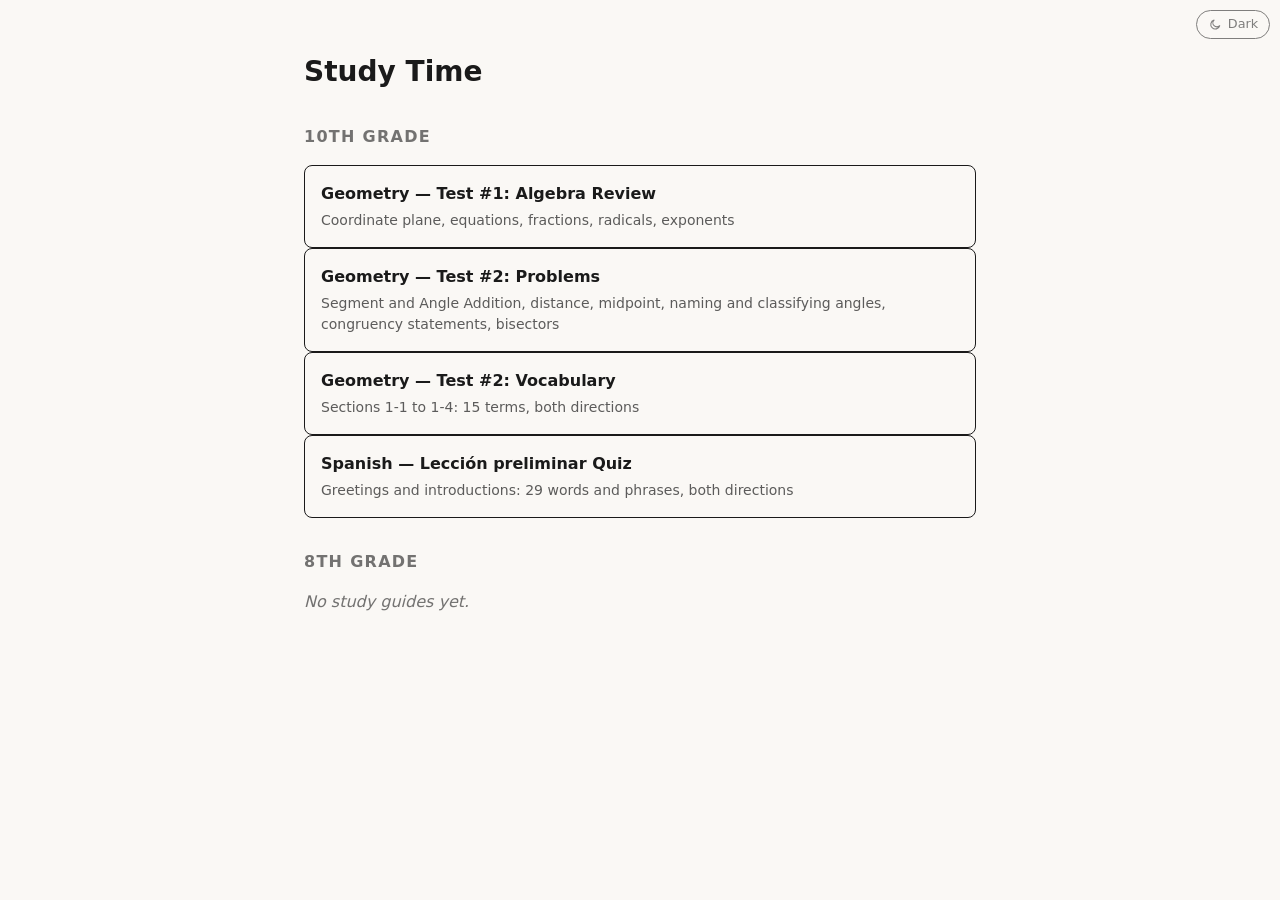
<file: index.html>
<!DOCTYPE html>
<html lang="en">
<head>
<meta charset="utf-8">
<meta name="viewport" content="width=device-width, initial-scale=1">
<title>Study Time</title>
<!-- Applies a saved theme before first paint. This cannot live in the
     manifest: build.py puts all module JS at the end of <body>, and setting
     the theme there means every load flashes the other palette first --
     which is worst for exactly the reader who chose light on a dark OS.
     The key must match THEME_STORAGE_KEY in shared/theme/theme.js. -->
<script>try{var t=localStorage.getItem('study-time.theme');
if(t==='light'||t==='dark')document.documentElement.setAttribute('data-theme',t);}catch(e){}</script>
<style>/* The one place any colour is decided. Every tool loads this first, then its
   own stylesheet, which uses the tokens below and never names a colour.

   Before this file existed no stylesheet set a background or a foreground at
   all: they declared `color-scheme: light dark` and let the browser paint,
   so the page was dark purely because the reader's OS was. That works until
   someone wants to choose, which is what theme.js is for.

   Three blocks, in this order, and the order is the whole trick:
     1. light on bare :root          -- the default palette
     2. dark under prefers-color-scheme, EXCEPT when light was chosen
     3. dark and light under [data-theme]  -- an explicit choice wins
   Without the :not() in 2, a reader on a dark OS who picks light gets the
   dark tokens back, because a media block and an attribute selector have the
   same specificity and the media block comes first. */

:root {
  color-scheme: light;
  --bg: #faf8f5;      /* off-white: white at full blast is its own glare */
  --fg: #1a1a1a;
  --ok: #1a7f37;
  --no: #b3261e;
  --warn: #996300;   /* #a26a00 measures 4.31:1 here, under AA */
}

/* The green and red above sit under 4.5:1 on a dark canvas, and those tokens
   colour the verdict a student reads right after a miss. The dark palette
   lifts them rather than reusing the light values. */
@media (prefers-color-scheme: dark) {
  :root:not([data-theme="light"]) {
    color-scheme: dark;
    --bg: #16181c;
    --fg: #e9eaec;
    --ok: #3fb950;
    --no: #f85149;
    --warn: #d29922;
  }
}

:root[data-theme="dark"] {
  color-scheme: dark;
  --bg: #16181c;
  --fg: #e9eaec;
  --ok: #3fb950;
  --no: #f85149;
  --warn: #d29922;
}

:root[data-theme="light"] {
  color-scheme: light;
  --bg: #faf8f5;
  --fg: #1a1a1a;
  --ok: #1a7f37;
  --no: #b3261e;
  --warn: #996300;
}

body { background: var(--bg); color: var(--fg); }

/* The toggle. theme.js builds this button and appends it to <body>, so no
   page needs markup for it. Fixed rather than in the flow because the five
   pages lay their headers out differently and there is no shared header. */
.theme-toggle {
  position: fixed; top: .6rem; right: .6rem; z-index: 10;
  display: flex; align-items: center; gap: .4rem;
  font: inherit; font-size: .8rem; line-height: 1;
  padding: .45rem .7rem; border-radius: 2rem;
  background: var(--bg); color: inherit;
  border: 1px solid currentColor; opacity: .55; cursor: pointer;
}
.theme-toggle:hover, .theme-toggle:focus-visible { opacity: 1; }
.theme-toggle svg { width: 1em; height: 1em; fill: none;
                    stroke: currentColor; stroke-width: 2;
                    stroke-linecap: round; stroke-linejoin: round; }

/* Narrow screens: the tools are read on a tablet, where a pill in the corner
   can sit on top of the crumb link. Shrink to the icon alone. */
@media (max-width: 30rem) {
  .theme-toggle span { position: absolute; width: 1px; height: 1px;
                       overflow: hidden; clip-path: inset(50%); }
  .theme-toggle { padding: .45rem; }
}

@media print { .theme-toggle { display: none; } }

/* Colours live in shared/theme/theme.css, which loads first and defines
   --bg, --fg, --ok, --no and --warn for both themes. Nothing in this
   file should name a colour: use a token, or a neutral like
   rgba(128,128,128,...) that reads on either palette. */
body {
  font: 16px/1.5 system-ui, -apple-system, sans-serif;
  max-width: 42rem; margin: 0 auto; padding: 2rem 1.25rem;
}
h1 { font-size: 1.75rem; margin-bottom: 2rem; }
h2 { font-size: 1rem; text-transform: uppercase; letter-spacing: .08em;
     opacity: .6; margin-top: 2rem; }
.topics { list-style: none; padding: 0; }
.topics a {
  display: block; padding: 1rem; border: 1px solid currentColor;
  border-radius: .5rem; text-decoration: none; color: inherit;
}
.topics a:hover { background: rgba(128,128,128,.12); }
.topics span { display: block; font-size: .875rem; opacity: .7; margin-top: .25rem; }
.empty { opacity: .6; font-style: italic; }
</style>
</head>
<body>
<h1>Study Time</h1>

<section>
  <h2>10th Grade</h2>
  <ul class="topics">
    <li><a href="geometry-10/index.html">
      <strong>Geometry — Test #1: Algebra Review</strong>
      <span>Coordinate plane, equations, fractions, radicals, exponents</span>
    </a></li>
    <li><a href="geometry-10-t2/index.html">
      <strong>Geometry — Test #2: Problems</strong>
      <span>Segment and Angle Addition, distance, midpoint, naming and classifying angles, congruency statements, bisectors</span>
    </a></li>
    <li><a href="geometry-10-t2-vocab/index.html">
      <strong>Geometry — Test #2: Vocabulary</strong>
      <span>Sections 1-1 to 1-4: 15 terms, both directions</span>
    </a></li>
    <li><a href="spanish-10/index.html">
      <strong>Spanish — Lección preliminar Quiz</strong>
      <span>Greetings and introductions: 29 words and phrases, both directions</span>
    </a></li>
  </ul>
</section>

<section>
  <h2>8th Grade</h2>
  <p class="empty">No study guides yet.</p>
</section>
<script>// Light/dark choice, shared by every tool. The palette itself is theme.css;
// this file only decides which of the two is showing and remembers it.
//
// The decision logic is DOM-free and exported, so it runs under jsc like the
// rest of the repository. Everything that touches the document lives below
// startTheme(), which is only wired up when there IS a document -- that is
// what lets the test suite load this file at all.
(function () {
  var STORAGE_KEY = 'study-time.theme';
  var THEMES = { light: 1, dark: 1 };

  // A stored value is whatever survived in someone's browser: an old key, a
  // hand-edited string, junk from another app on the same origin. Anything
  // that is not one of the two themes means "no choice recorded".
  function parseTheme(raw) {
    return (typeof raw === 'string' && THEMES[raw] === 1) ? raw : null;
  }

  // No stored choice means follow the operating system, which is what the
  // tools did before there was a toggle at all.
  function resolveTheme(stored, systemPrefersDark) {
    var chosen = parseTheme(stored);
    if (chosen !== null) return chosen;
    return systemPrefersDark ? 'dark' : 'light';
  }

  function nextTheme(current) {
    return current === 'dark' ? 'light' : 'dark';
  }

  // What the button should say NEXT -- it names the destination, not the
  // current state, because "Dark" on a dark page reads as a status label and
  // people click it expecting nothing to happen.
  function toggleLabel(current) {
    return current === 'dark' ? 'Light' : 'Dark';
  }

  globalThis.parseTheme = parseTheme;
  globalThis.resolveTheme = resolveTheme;
  globalThis.nextTheme = nextTheme;
  globalThis.toggleLabel = toggleLabel;
  globalThis.THEME_STORAGE_KEY = STORAGE_KEY;

  if (typeof document === 'undefined') return;

  function read() {
    try { return localStorage.getItem(STORAGE_KEY); } catch (e) { return null; }
  }
  function write(theme) {
    // Private browsing throws on write. A theme that does not persist is a
    // small annoyance; a page that will not load is not.
    try { localStorage.setItem(STORAGE_KEY, theme); } catch (e) { /* ignore */ }
  }

  function systemDark() {
    return !!(window.matchMedia &&
              window.matchMedia('(prefers-color-scheme: dark)').matches);
  }

  var SUN = '<circle cx="12" cy="12" r="4.5"/><path d="M12 2v2M12 20v2' +
            'M2 12h2M20 12h2M4.9 4.9l1.4 1.4M17.7 17.7l1.4 1.4' +
            'M19.1 4.9l-1.4 1.4M6.3 17.7l-1.4 1.4"/>';
  var MOON = '<path d="M20 14.5A8.5 8.5 0 1 1 9.5 4a7 7 0 0 0 10.5 10.5z"/>';

  function icon(next) {
    return '<svg viewBox="0 0 24 24" aria-hidden="true">' +
           (next === 'dark' ? MOON : SUN) + '</svg>';
  }

  function apply(theme) {
    document.documentElement.setAttribute('data-theme', theme);
  }

  function startTheme() {
    // The <head> bootstrap has usually applied the stored theme already; this
    // repeats it so the attribute is right even on a page without one, and so
    // the current theme is known here without re-reading the DOM.
    var current = resolveTheme(read(), systemDark());
    apply(current);

    var button = document.createElement('button');
    button.className = 'theme-toggle';
    button.type = 'button';

    function render() {
      var next = nextTheme(current);
      button.innerHTML = icon(next) + '<span>' + toggleLabel(current) + '</span>';
      button.setAttribute('aria-label', 'Switch to ' + next + ' mode');
      button.title = 'Switch to ' + next + ' mode';
    }

    button.onclick = function () {
      current = nextTheme(current);
      apply(current);
      write(current);
      render();
    };

    render();
    document.body.appendChild(button);

    // Until a choice is made the page tracks the OS live, so a Mac flipping
    // to dark at sunset carries the tools with it. After a choice, it does
    // not -- the choice is the point.
    if (window.matchMedia) {
      var mq = window.matchMedia('(prefers-color-scheme: dark)');
      var onChange = function () {
        if (parseTheme(read()) !== null) return;
        current = systemDark() ? 'dark' : 'light';
        apply(current);
        render();
      };
      if (mq.addEventListener) mq.addEventListener('change', onChange);
      else if (mq.addListener) mq.addListener(onChange);
    }
  }

  globalThis.startTheme = startTheme;

  if (document.readyState === 'loading') {
    document.addEventListener('DOMContentLoaded', startTheme);
  } else {
    startTheme();
  }
})();
</script>
</body>
</html>
</file>
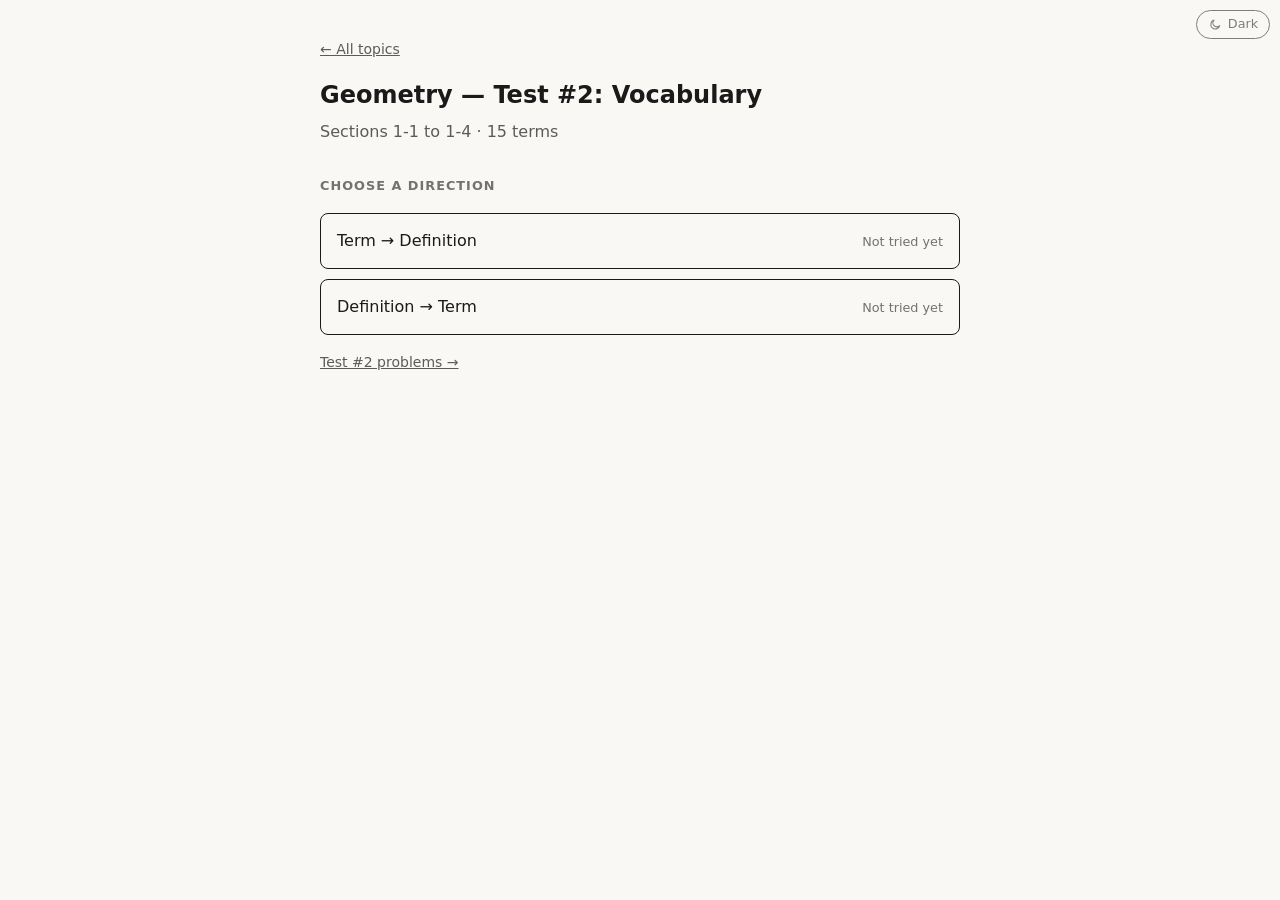
<file: geometry-10-t2-vocab/index.html>
<!DOCTYPE html>
<html lang="en">
<head>
<meta charset="utf-8">
<meta name="viewport" content="width=device-width, initial-scale=1">
<title>Geometry — Test #2: Vocabulary</title>
<!-- Applies a saved theme before first paint. This cannot live in the
     manifest: build.py puts all module JS at the end of <body>, and setting
     the theme there means every load flashes the other palette first --
     which is worst for exactly the reader who chose light on a dark OS.
     The key must match THEME_STORAGE_KEY in shared/theme/theme.js. -->
<script>try{var t=localStorage.getItem('study-time.theme');
if(t==='light'||t==='dark')document.documentElement.setAttribute('data-theme',t);}catch(e){}</script>
<style>/* The one place any colour is decided. Every tool loads this first, then its
   own stylesheet, which uses the tokens below and never names a colour.

   Before this file existed no stylesheet set a background or a foreground at
   all: they declared `color-scheme: light dark` and let the browser paint,
   so the page was dark purely because the reader's OS was. That works until
   someone wants to choose, which is what theme.js is for.

   Three blocks, in this order, and the order is the whole trick:
     1. light on bare :root          -- the default palette
     2. dark under prefers-color-scheme, EXCEPT when light was chosen
     3. dark and light under [data-theme]  -- an explicit choice wins
   Without the :not() in 2, a reader on a dark OS who picks light gets the
   dark tokens back, because a media block and an attribute selector have the
   same specificity and the media block comes first. */

:root {
  color-scheme: light;
  --bg: #faf8f5;      /* off-white: white at full blast is its own glare */
  --fg: #1a1a1a;
  --ok: #1a7f37;
  --no: #b3261e;
  --warn: #996300;   /* #a26a00 measures 4.31:1 here, under AA */
}

/* The green and red above sit under 4.5:1 on a dark canvas, and those tokens
   colour the verdict a student reads right after a miss. The dark palette
   lifts them rather than reusing the light values. */
@media (prefers-color-scheme: dark) {
  :root:not([data-theme="light"]) {
    color-scheme: dark;
    --bg: #16181c;
    --fg: #e9eaec;
    --ok: #3fb950;
    --no: #f85149;
    --warn: #d29922;
  }
}

:root[data-theme="dark"] {
  color-scheme: dark;
  --bg: #16181c;
  --fg: #e9eaec;
  --ok: #3fb950;
  --no: #f85149;
  --warn: #d29922;
}

:root[data-theme="light"] {
  color-scheme: light;
  --bg: #faf8f5;
  --fg: #1a1a1a;
  --ok: #1a7f37;
  --no: #b3261e;
  --warn: #996300;
}

body { background: var(--bg); color: var(--fg); }

/* The toggle. theme.js builds this button and appends it to <body>, so no
   page needs markup for it. Fixed rather than in the flow because the five
   pages lay their headers out differently and there is no shared header. */
.theme-toggle {
  position: fixed; top: .6rem; right: .6rem; z-index: 10;
  display: flex; align-items: center; gap: .4rem;
  font: inherit; font-size: .8rem; line-height: 1;
  padding: .45rem .7rem; border-radius: 2rem;
  background: var(--bg); color: inherit;
  border: 1px solid currentColor; opacity: .55; cursor: pointer;
}
.theme-toggle:hover, .theme-toggle:focus-visible { opacity: 1; }
.theme-toggle svg { width: 1em; height: 1em; fill: none;
                    stroke: currentColor; stroke-width: 2;
                    stroke-linecap: round; stroke-linejoin: round; }

/* Narrow screens: the tools are read on a tablet, where a pill in the corner
   can sit on top of the crumb link. Shrink to the icon alone. */
@media (max-width: 30rem) {
  .theme-toggle span { position: absolute; width: 1px; height: 1px;
                       overflow: hidden; clip-path: inset(50%); }
  .theme-toggle { padding: .45rem; }
}

@media print { .theme-toggle { display: none; } }

/* Colours live in shared/theme/theme.css, which loads first and defines
   --bg, --fg, --ok, --no and --warn for both themes. Nothing in this
   file should name a colour: use a token, or a neutral like
   rgba(128,128,128,...) that reads on either palette. */
body {
  font: 16px/1.6 system-ui, -apple-system, sans-serif;
  max-width: 40rem; margin: 0 auto; padding: 1.5rem 1.25rem 4rem;
}
h1 { font-size: 1.5rem; margin-bottom: .25rem; }
h2 { font-size: .8rem; text-transform: uppercase; letter-spacing: .08em;
     opacity: .6; margin-top: 2rem; }
.crumb { font-size: .875rem; }
.crumb a { color: inherit; opacity: .7; }
.sub { opacity: .7; margin-top: 0; }
.modes { list-style: none; padding: 0; }
.modes button {
  display: flex; justify-content: space-between; align-items: baseline;
  gap: 1rem; width: 100%; padding: .9rem 1rem; margin-bottom: .6rem;
  font: inherit; text-align: left; background: none; color: inherit;
  border: 1px solid currentColor; border-radius: .5rem; cursor: pointer;
}
.modes button:hover { background: rgba(128,128,128,.12); }
.modes .best { font-size: .8rem; opacity: .6; white-space: nowrap; }
.primary, .secondary {
  font: inherit; padding: .7rem 1.4rem; margin: .25rem .5rem .25rem 0;
  border-radius: .5rem; border: 1px solid currentColor; background: none;
  color: inherit; cursor: pointer;
}
.secondary { opacity: .7; }
#progress { font-size: .8rem; text-transform: uppercase;
            letter-spacing: .08em; opacity: .6; }
.prompt { font-size: 1.9rem; line-height: 1.25; margin: .75rem 0 1.5rem; }
.options { list-style: none; padding: 0; margin: 0; }
.options button {
  display: block; width: 100%; padding: .85rem 1rem; margin-bottom: .6rem;
  font: inherit; font-size: 1.05rem; text-align: left; background: none;
  color: inherit; border: 1px solid currentColor; border-radius: .5rem;
  cursor: pointer;
}
.options button:hover:not(:disabled) { background: rgba(128,128,128,.12); }
.options button:disabled { cursor: default; }
.options button.wrong {
  border-color: var(--no); color: var(--no); opacity: 1;
  background: rgba(179,38,30,.08);
  background: color-mix(in srgb, var(--no) 10%, transparent);
}
.options button.right {
  border-color: var(--ok); color: var(--ok); font-weight: 600;
  background: rgba(26,127,55,.08);
  background: color-mix(in srgb, var(--ok) 10%, transparent);
}
.options button.faded:disabled { opacity: .4; }
#feedback { min-height: 3.5rem; margin: 1rem 0 .5rem; }
#feedback .verdict { font-weight: 600; }
#feedback .verdict.good { color: var(--ok); }
#feedback .verdict.bad { color: var(--no); }
#feedback .note {
  display: block; margin-top: .4rem; font-size: .95rem; opacity: .85;
}
.score { font-size: 2.5rem; margin: .5rem 0 0; }
.score small { font-size: 1rem; opacity: .6; display: block; }
.review { list-style: none; padding: 0; }
.review li {
  padding: .55rem .75rem; margin-bottom: .4rem; border-radius: .4rem;
  border-left: 4px solid transparent; background: rgba(128,128,128,.08);
}
.review li.second { border-left-color: var(--warn); }
.review li.missed { border-left-color: var(--no); }
.review .term { font-weight: 600; }
.review .gloss { opacity: .75; }
.review .tag { float: right; font-size: .75rem; text-transform: uppercase;
               letter-spacing: .06em; opacity: .6; }
.trouble { list-style: none; padding: 0; font-size: .9rem; }
.trouble li { padding: .15rem 0; opacity: .8; }
</style>
</head>
<body>
<main id="app"></main>
<p class="crumb"><a href="../geometry-10-t2/index.html">Test #2 problems →</a></p>
<script>// Light/dark choice, shared by every tool. The palette itself is theme.css;
// this file only decides which of the two is showing and remembers it.
//
// The decision logic is DOM-free and exported, so it runs under jsc like the
// rest of the repository. Everything that touches the document lives below
// startTheme(), which is only wired up when there IS a document -- that is
// what lets the test suite load this file at all.
(function () {
  var STORAGE_KEY = 'study-time.theme';
  var THEMES = { light: 1, dark: 1 };

  // A stored value is whatever survived in someone's browser: an old key, a
  // hand-edited string, junk from another app on the same origin. Anything
  // that is not one of the two themes means "no choice recorded".
  function parseTheme(raw) {
    return (typeof raw === 'string' && THEMES[raw] === 1) ? raw : null;
  }

  // No stored choice means follow the operating system, which is what the
  // tools did before there was a toggle at all.
  function resolveTheme(stored, systemPrefersDark) {
    var chosen = parseTheme(stored);
    if (chosen !== null) return chosen;
    return systemPrefersDark ? 'dark' : 'light';
  }

  function nextTheme(current) {
    return current === 'dark' ? 'light' : 'dark';
  }

  // What the button should say NEXT -- it names the destination, not the
  // current state, because "Dark" on a dark page reads as a status label and
  // people click it expecting nothing to happen.
  function toggleLabel(current) {
    return current === 'dark' ? 'Light' : 'Dark';
  }

  globalThis.parseTheme = parseTheme;
  globalThis.resolveTheme = resolveTheme;
  globalThis.nextTheme = nextTheme;
  globalThis.toggleLabel = toggleLabel;
  globalThis.THEME_STORAGE_KEY = STORAGE_KEY;

  if (typeof document === 'undefined') return;

  function read() {
    try { return localStorage.getItem(STORAGE_KEY); } catch (e) { return null; }
  }
  function write(theme) {
    // Private browsing throws on write. A theme that does not persist is a
    // small annoyance; a page that will not load is not.
    try { localStorage.setItem(STORAGE_KEY, theme); } catch (e) { /* ignore */ }
  }

  function systemDark() {
    return !!(window.matchMedia &&
              window.matchMedia('(prefers-color-scheme: dark)').matches);
  }

  var SUN = '<circle cx="12" cy="12" r="4.5"/><path d="M12 2v2M12 20v2' +
            'M2 12h2M20 12h2M4.9 4.9l1.4 1.4M17.7 17.7l1.4 1.4' +
            'M19.1 4.9l-1.4 1.4M6.3 17.7l-1.4 1.4"/>';
  var MOON = '<path d="M20 14.5A8.5 8.5 0 1 1 9.5 4a7 7 0 0 0 10.5 10.5z"/>';

  function icon(next) {
    return '<svg viewBox="0 0 24 24" aria-hidden="true">' +
           (next === 'dark' ? MOON : SUN) + '</svg>';
  }

  function apply(theme) {
    document.documentElement.setAttribute('data-theme', theme);
  }

  function startTheme() {
    // The <head> bootstrap has usually applied the stored theme already; this
    // repeats it so the attribute is right even on a page without one, and so
    // the current theme is known here without re-reading the DOM.
    var current = resolveTheme(read(), systemDark());
    apply(current);

    var button = document.createElement('button');
    button.className = 'theme-toggle';
    button.type = 'button';

    function render() {
      var next = nextTheme(current);
      button.innerHTML = icon(next) + '<span>' + toggleLabel(current) + '</span>';
      button.setAttribute('aria-label', 'Switch to ' + next + ' mode');
      button.title = 'Switch to ' + next + ' mode';
    }

    button.onclick = function () {
      current = nextTheme(current);
      apply(current);
      write(current);
      render();
    };

    render();
    document.body.appendChild(button);

    // Until a choice is made the page tracks the OS live, so a Mac flipping
    // to dark at sunset carries the tools with it. After a choice, it does
    // not -- the choice is the point.
    if (window.matchMedia) {
      var mq = window.matchMedia('(prefers-color-scheme: dark)');
      var onChange = function () {
        if (parseTheme(read()) !== null) return;
        current = systemDark() ? 'dark' : 'light';
        apply(current);
        render();
      };
      if (mq.addEventListener) mq.addEventListener('change', onChange);
      else if (mq.addListener) mq.addListener(onChange);
    }
  }

  globalThis.startTheme = startTheme;

  if (document.readyState === 'loading') {
    document.addEventListener('DOMContentLoaded', startTheme);
  } else {
    startTheme();
  }
})();

// The quiz engine. Subject-agnostic: it knows only side A and side B of a
// pair, and every label the student reads comes from the subject's config.
// No DOM. Every draw takes an injected rng so rounds are reproducible in tests.
(function () {
  var OPTION_COUNT = 4;
  var MODE_A_TO_B = 'a-to-b';
  var MODE_B_TO_A = 'b-to-a';

  // A small linear congruential generator. Deterministic per seed, which is
  // the whole point: a failing round can be replayed exactly.
  function makeRng(seed) {
    var state = (seed >>> 0) || 1;
    return function () {
      state = (state * 1664525 + 1013904223) >>> 0;
      return state / 4294967296;
    };
  }

  function shuffle(list, rng) {
    var out = list.slice();
    for (var i = out.length - 1; i > 0; i--) {
      var j = Math.floor(rng() * (i + 1));
      var tmp = out[i];
      out[i] = out[j];
      out[j] = tmp;
    }
    return out;
  }

  function sideKeys(mode) {
    return mode === MODE_B_TO_A
      ? { prompt: 'b', answer: 'a' }
      : { prompt: 'a', answer: 'b' };
  }

  // Distractors are drawn from the entire pool, deliberately including near
  // synonyms: telling those apart is what the quiz is actually testing.
  function buildQuestion(subject, mode, pairIndex, rng) {
    var keys = sideKeys(mode);
    var pairs = subject.pairs;
    var answer = pairs[pairIndex][keys.answer];
    var pool = [];
    for (var i = 0; i < pairs.length; i++) {
      if (i !== pairIndex) pool.push(pairs[i][keys.answer]);
    }
    var options = shuffle(pool, rng).slice(0, OPTION_COUNT - 1);
    options.push(answer);
    return {
      pairIndex: pairIndex,
      prompt: pairs[pairIndex][keys.prompt],
      answer: answer,
      options: shuffle(options, rng)
    };
  }

  // Clusters are declared with side A strings, so the lookup is by pair, not
  // by whatever text happens to be on screen in the current mode.
  function noteFor(subject, pairIndex) {
    var clusters = subject.confusables || [];
    var key = subject.pairs[pairIndex].a;
    for (var c = 0; c < clusters.length; c++) {
      var members = clusters[c].members || [];
      for (var m = 0; m < members.length; m++) {
        if (members[m] === key) return clusters[c].note;
      }
    }
    return '';
  }

  // A round of questions. Two rules live here and nowhere else:
  //   main  - two tries, then the answer is revealed and the round moves on
  //   retry - one try; a miss goes to the back of the queue and comes around
  //           again, so the round ends only when every word has been answered
  //           correctly once
  function createRound(subject, mode, options) {
    var opts = options || {};
    var rng = opts.rng || makeRng(Math.floor(Math.random() * 1e9) + 1);
    var isRetry = !!opts.retry;
    var triesAllowed = isRetry ? 1 : 2;

    var items = opts.items ? opts.items.slice() : null;
    if (!items) {
      items = [];
      for (var i = 0; i < subject.pairs.length; i++) items.push(i);
    }
    var queue = shuffle(items, rng);
    var total = queue.length;

    var current = null, tries = 0, done = false;
    var answered = 0, clean = 0;
    var second = [], missed = [];

    function loadNext() {
      if (!queue.length) { done = true; current = null; return; }
      current = buildQuestion(subject, mode, queue.shift(), rng);
      tries = 0;
    }

    function result(status, chosen, shown, note) {
      return {
        status: status,
        correct: status === 'correct' || status === 'correct-second',
        chosen: chosen,
        answer: shown,
        note: note,
        pairIndex: current ? current.pairIndex : -1,
        complete: false
      };
    }

    function answer(choice) {
      if (done || current === null) {
        return { status: 'done', correct: false, chosen: choice, answer: '',
                 note: '', pairIndex: -1, complete: true };
      }
      var pairIndex = current.pairIndex;

      if (choice === current.answer) {
        var status = tries === 0 ? 'correct' : 'correct-second';
        if (!isRetry) {
          answered += 1;
          if (tries === 0) { clean += 1; } else { second.push(pairIndex); }
        }
        var ok = result(status, choice, '', '');
        loadNext();
        ok.complete = done;
        return ok;
      }

      tries += 1;
      if (tries < triesAllowed) return result('retry', choice, '', '');

      var shown = current.answer;
      var note = noteFor(subject, pairIndex);
      var out = result('revealed', choice, shown, note);
      if (isRetry) {
        queue.push(pairIndex);   // comes around again on a later pass
      } else {
        answered += 1;
        missed.push(pairIndex);
      }
      loadNext();
      out.complete = done;
      return out;
    }

    function summary() {
      return {
        total: total,
        clean: clean,
        second: second.slice(),
        missed: missed.slice(),
        unclean: second.concat(missed)
      };
    }

    function progressText() {
      if (isRetry) {
        var left = queue.length + (current ? 1 : 0);
        return left === 1 ? '1 word left' : left + ' words left';
      }
      return 'Question ' + Math.min(answered + 1, total) + ' of ' + total;
    }

    loadNext();

    return {
      current: function () { return current; },
      answer: answer,
      summary: summary,
      progressText: progressText,
      isDone: function () { return done; },
      isRetry: function () { return isRetry; },
      mode: function () { return mode; }
    };
  }

  globalThis.OPTION_COUNT = OPTION_COUNT;
  globalThis.MODE_A_TO_B = MODE_A_TO_B;
  globalThis.MODE_B_TO_A = MODE_B_TO_A;
  globalThis.makeRng = makeRng;
  globalThis.shuffle = shuffle;
  globalThis.sideKeys = sideKeys;
  globalThis.buildQuestion = buildQuestion;
  globalThis.noteFor = noteFor;
  globalThis.createRound = createRound;
})();

// Best score per mode and a per-word miss tally, kept in localStorage by the
// caller. Pure: takes and returns plain objects, never touches the browser.
(function () {
  var VERSION = 1;

  function storageKey(subject) {
    return 'study-time.' + subject.id + '.progress';
  }

  function emptyProgress() {
    return { version: VERSION, best: {}, misses: {} };
  }

  function isPlainObject(v) {
    return v !== null && typeof v === 'object' && !(v instanceof Array);
  }

  // Anything unexpected yields a fresh record. A study tool losing history is
  // a nuisance; a study tool refusing to start is a broken evening.
  function parseProgress(json) {
    if (!json) return emptyProgress();
    var data;
    try { data = JSON.parse(json); } catch (e) { return emptyProgress(); }
    if (!isPlainObject(data)) return emptyProgress();
    if (data.version !== VERSION) return emptyProgress();
    return {
      version: VERSION,
      best: isPlainObject(data.best) ? data.best : {},
      misses: isPlainObject(data.misses) ? data.misses : {}
    };
  }

  function copy(obj) {
    var out = {};
    for (var k in obj) { if (obj.hasOwnProperty(k)) out[k] = obj[k]; }
    return out;
  }

  // Words are tallied by their side A string. An index would shift the first
  // time the word list is edited, and a tally pointing at the wrong word is
  // worse than no tally at all.
  function recordRound(progress, subject, mode, summary) {
    var best = copy(progress.best);
    var misses = copy(progress.misses);
    if (!best.hasOwnProperty(mode) || summary.clean > best[mode]) {
      best[mode] = summary.clean;
    }
    for (var i = 0; i < summary.unclean.length; i++) {
      var text = subject.pairs[summary.unclean[i]].a;
      misses[text] = (misses[text] || 0) + 1;
    }
    return { version: VERSION, best: best, misses: misses };
  }

  function bestScore(progress, mode) { return progress.best[mode] || 0; }

  function troubleSpots(progress) {
    var out = [];
    for (var text in progress.misses) {
      if (progress.misses.hasOwnProperty(text) && progress.misses[text] > 0) {
        out.push({ text: text, misses: progress.misses[text] });
      }
    }
    out.sort(function (a, b) {
      return b.misses - a.misses || (a.text < b.text ? -1 : 1);
    });
    return out;
  }

  function serializeProgress(progress) { return JSON.stringify(progress); }

  globalThis.storageKey = storageKey;
  globalThis.emptyProgress = emptyProgress;
  globalThis.parseProgress = parseProgress;
  globalThis.recordRound = recordRound;
  globalThis.bestScore = bestScore;
  globalThis.troubleSpots = troubleSpots;
  globalThis.serializeProgress = serializeProgress;
})();

globalThis.SUBJECT = {
  "id": "geometry-10-t2-vocab",
  "title": "Geometry — Test #2: Vocabulary",
  "subtitle": "Sections 1-1 to 1-4 · 15 terms",
  "notes": [
    "Source is Study Guide #2 Part I, sections 1-1 to 1-4, two word banks (7 terms + 8 terms).",
    "reference/ holds THREE scans. Two are the same Part I worksheet (the second is Part I after corrections). The third is the real Part II. Part II uses the SAME two word banks and the SAME 15 terms as Part I — only the order of the blanks changes — so this file covers both parts and needs no additions. Part II states 1f as \"equal shape and size\" where Part I says \"same shape and size\"; the term is Congruent either way.",
    "IMPORTANT: there is NO teacher answer key for this test — only the student's completed worksheet. These definitions were derived independently from the printed prompts, using the fact that each word bank is a bijection (7 words for 7 blanks, 8 for 8), so each term is used exactly once.",
    "Blanks 1a and 1f were SWAPPED on the first scan: \"Collinear\" was written for \"a finite portion of a line\" (that is Segment) and \"segment\" for \"two or more points on the same line\" (that is Collinear). The second scan in reference/ (\"Part 2\") is the same worksheet after corrections, and it corrects exactly these two blanks to Segment and Collinear — confirming what this file already said. Do not \"fix\" it back to the first scan.",
    "Terms are capitalized as the printed word bank capitalizes them.",
    "confusables notes are shown after a second miss.",
    "Part II independently confirms the Part I corrections: its blank 1c, \"a finite portion of a line\", is answered Segment, and its 1b, \"two or more points on the same line\", is answered Collinear — both correct on that worksheet."
  ],
  "sideA": {
    "name": "Term"
  },
  "sideB": {
    "name": "Definition"
  },
  "pairs": [
    {
      "a": "Point",
      "b": "A specific location in space"
    },
    {
      "a": "Line",
      "b": "Made up of points and extends infinitely in two directions"
    },
    {
      "a": "Collinear",
      "b": "Two or more points on the same line"
    },
    {
      "a": "Noncollinear",
      "b": "Three or more points that are not all on the same line"
    },
    {
      "a": "Segment",
      "b": "A finite portion of a line"
    },
    {
      "a": "Congruent",
      "b": "Having the same shape and size"
    },
    {
      "a": "Midpoint",
      "b": "The center point of a line segment"
    },
    {
      "a": "Ray",
      "b": "Has one endpoint and extends infinitely in one direction"
    },
    {
      "a": "Angle",
      "b": "Formed when two segments or rays share an endpoint"
    },
    {
      "a": "Angle Bisector",
      "b": "A segment or ray that splits an angle in half"
    },
    {
      "a": "Vertex",
      "b": "The shared point where two rays or line segments meet, forming an angle"
    },
    {
      "a": "Right Angle",
      "b": "An angle with an exact measure of 90°"
    },
    {
      "a": "Acute Angle",
      "b": "An angle that measures less than 90°, but more than 0°"
    },
    {
      "a": "Obtuse Angle",
      "b": "An angle that measures more than 90°, but less than 180°"
    },
    {
      "a": "Straight Angle",
      "b": "An angle that measures exactly 180°"
    }
  ],
  "confusables": [
    {
      "members": [
        "Collinear",
        "Noncollinear"
      ],
      "note": "The prefix \"non-\" is the whole difference; collinear points share one line, noncollinear ones do not."
    },
    {
      "members": [
        "Line",
        "Segment",
        "Ray"
      ],
      "note": "Distinguish by how many endpoints each has: a line none, a ray one, a segment two."
    },
    {
      "members": [
        "Acute Angle",
        "Right Angle",
        "Obtuse Angle",
        "Straight Angle"
      ],
      "note": "Order them by measure: under 90, exactly 90, between 90 and 180, exactly 180."
    },
    {
      "members": [
        "Point",
        "Vertex",
        "Midpoint"
      ],
      "note": "All are points; what differs is where. A vertex is where two rays meet; a midpoint is the center of a segment; a point is any location at all."
    },
    {
      "members": [
        "Angle",
        "Angle Bisector"
      ],
      "note": "One is the figure, the other is the ray that cuts that figure in half."
    }
  ]
};

// All DOM. Every other module in the framework is DOM-free and unit tested.
// Nothing here knows what the subject is: labels come from SUBJECT.sideA and
// SUBJECT.sideB, so the same file serves a language quiz and a science one.
(function () {
  var CORRECT_PAUSE_MS = 650;
  // The second press of a real double-click hit-tests against the DOM that has
  // already been swapped in, so disabling the clicked node cannot stop it —
  // by then that node is gone and the point may sit over a fresh option.
  // Guard the destination instead: ignore option clicks that arrive sooner
  // than a person could have read a prompt they have not seen before.
  var SETTLE_MS = 250;

  var app = document.getElementById('app');
  var round = null;
  var progress = loadProgress();
  var pending = null;   // timer id for the pause after a correct answer
  var renderedAt = 0;   // when the current question was painted

  function loadProgress() {
    try {
      return parseProgress(window.localStorage.getItem(storageKey(SUBJECT)));
    } catch (e) {
      return emptyProgress();
    }
  }

  function saveProgress() {
    try {
      window.localStorage.setItem(storageKey(SUBJECT),
                                  serializeProgress(progress));
    } catch (e) { /* private browsing, a full disk: not worth interrupting */ }
  }

  function escapeHtml(s) {
    return String(s).replace(/&/g, '&amp;').replace(/</g, '&lt;')
                    .replace(/>/g, '&gt;').replace(/"/g, '&quot;');
  }

  function modeLabel(mode) {
    var keys = sideKeys(mode);
    var from = keys.prompt === 'a' ? SUBJECT.sideA : SUBJECT.sideB;
    var to = keys.answer === 'a' ? SUBJECT.sideA : SUBJECT.sideB;
    return from.name + ' → ' + to.name;
  }

  function langOf(side) {
    return (side === 'a' ? SUBJECT.sideA : SUBJECT.sideB).lang || 'en';
  }

  function clearPending() {
    if (pending !== null) { window.clearTimeout(pending); pending = null; }
  }

  // ---------- menu ----------

  function renderMenu() {
    clearPending();
    round = null;
    var modes = [MODE_A_TO_B, MODE_B_TO_A];
    var html = '<p class="crumb"><a href="../index.html">← All topics</a></p>' +
      '<h1>' + escapeHtml(SUBJECT.title) + '</h1>' +
      '<p class="sub">' + escapeHtml(SUBJECT.subtitle || '') + '</p>' +
      '<h2>Choose a direction</h2><ul class="modes">';
    for (var i = 0; i < modes.length; i++) {
      // Coerce once: stored progress is user-editable, and a non-numeric best
      // would otherwise be written into the markup unescaped.
      var best = Number(bestScore(progress, modes[i])) || 0;
      html += '<li><button type="button" data-mode="' + modes[i] + '">' +
        '<span>' + escapeHtml(modeLabel(modes[i])) + '</span>' +
        '<span class="best">' +
        (best ? 'Best ' + best + ' of ' + SUBJECT.pairs.length : 'Not tried yet') +
        '</span></button></li>';
    }
    html += '</ul>';

    var spots = troubleSpots(progress).slice(0, 5);
    if (spots.length) {
      html += '<h2>Worth reviewing</h2><ul class="trouble">';
      for (var s = 0; s < spots.length; s++) {
        var misses = Number(spots[s].misses) || 0;
        html += '<li>' + escapeHtml(spots[s].text) + ' · missed ' + misses +
                (misses === 1 ? ' time' : ' times') + '</li>';
      }
      html += '</ul>';
    }
    app.innerHTML = html;

    var buttons = app.querySelectorAll('.modes button');
    for (var b = 0; b < buttons.length; b++) {
      buttons[b].addEventListener('click', function (ev) {
        startRound(ev.currentTarget.getAttribute('data-mode'), null);
      });
    }
  }

  // ---------- quiz ----------

  function startRound(mode, items) {
    clearPending();
    round = createRound(SUBJECT, mode, {
      items: items,
      retry: !!items
    });
    renderQuestion();
  }

  function renderQuestion() {
    var q = round.current();
    if (!q) { renderDone(); return; }
    var keys = sideKeys(round.mode());
    var html = '<p class="crumb"><a href="#" id="to-menu">← Menu</a></p>' +
      '<p id="progress">' + escapeHtml(round.progressText()) + '</p>' +
      '<p class="prompt" lang="' + escapeHtml(langOf(keys.prompt)) + '">' +
      escapeHtml(q.prompt) + '</p><ul class="options">';
    for (var i = 0; i < q.options.length; i++) {
      html += '<li><button type="button" class="option" data-index="' + i +
        '" lang="' + escapeHtml(langOf(keys.answer)) + '">' +
        escapeHtml(q.options[i]) + '</button></li>';
    }
    html += '</ul><p id="feedback" aria-live="polite"></p>';
    app.innerHTML = html;

    document.getElementById('to-menu').addEventListener('click', function (ev) {
      ev.preventDefault();
      renderMenu();
    });
    var buttons = app.querySelectorAll('.option');
    for (var b = 0; b < buttons.length; b++) {
      buttons[b].addEventListener('click', onChoose);
    }
    if (buttons.length) buttons[0].focus();
    renderedAt = Date.now();
  }

  function optionButtons() { return app.querySelectorAll('.option'); }

  function disableAll(fade) {
    var buttons = optionButtons();
    for (var i = 0; i < buttons.length; i++) {
      buttons[i].disabled = true;
      if (fade && !buttons[i].className.match(/wrong|right/)) {
        buttons[i].className += ' faded';
      }
    }
  }

  function setFeedback(html) {
    document.getElementById('feedback').innerHTML = html;
  }

  function onChoose(ev) {
    var button = ev.currentTarget;
    if (button.disabled) return;
    // Too soon to be a considered answer: this is the tail of a double-click
    // that started on the previous screen. Swallow it rather than record it.
    if (Date.now() - renderedAt < SETTLE_MS) return;
    var q = round.current();                 // snapshot BEFORE answering
    var chosen = q.options[Number(button.getAttribute('data-index'))];
    var result = round.answer(chosen);

    if (result.status === 'retry') {
      // The question stays up. Only the wrong choice is taken away.
      button.className = 'option wrong';
      button.disabled = true;
      setFeedback('<span class="verdict bad">Not that one.</span> ' +
                  'Try again — one more go.');
      var remaining = optionButtons();
      for (var i = 0; i < remaining.length; i++) {
        if (!remaining[i].disabled) { remaining[i].focus(); break; }
      }
      return;
    }

    if (result.correct) {
      button.className = 'option right';
      disableAll(true);
      setFeedback('<span class="verdict good">' +
                  (result.status === 'correct' ? 'Correct.' : 'Right — second try.') +
                  '</span>');
      pending = window.setTimeout(function () {
        pending = null;
        renderQuestion();
      }, CORRECT_PAUSE_MS);
      return;
    }

    // Revealed: out of tries in a main round, or a miss in a retry round.
    button.className = 'option wrong';
    var rightIdx = q.options.indexOf(result.answer);
    var right = rightIdx === -1 ? null : optionButtons()[rightIdx];
    if (right) right.className = 'option right';
    disableAll(true);
    var answerSide = sideKeys(round.mode()).answer;
    setFeedback('<span class="verdict bad">The answer is ' +
                '<span lang="' + escapeHtml(langOf(answerSide)) + '">' +
                escapeHtml(result.answer) + '</span>.</span>' +
                (result.note ? '<span class="note">' + escapeHtml(result.note) +
                 '</span>' : '') +
                '<button type="button" class="primary" id="next">Next</button>');
    // Disable before re-rendering: a fast second click would otherwise land on
    // whatever now occupies that point — often an option of the next question.
    document.getElementById('next').addEventListener('click', function () {
      if (this.disabled) return;
      this.disabled = true;
      renderQuestion();
    });
    document.getElementById('next').focus();
  }

  // ---------- done ----------

  function pairRow(index, tier) {
    var pair = SUBJECT.pairs[index];
    var tag = tier === 'second' ? 'second try' : 'missed';
    return '<li class="' + tier + '"><span class="tag">' + tag + '</span>' +
      '<span class="term" lang="' + escapeHtml(langOf('a')) + '">' +
      escapeHtml(pair.a) + '</span> — ' +
      '<span class="gloss" lang="' + escapeHtml(langOf('b')) + '">' +
      escapeHtml(pair.b) + '</span></li>';
  }

  function reviewList(summary) {
    if (!summary.unclean.length) return '';
    var html = '<h2>Review these</h2><ul class="review">';
    for (var s = 0; s < summary.second.length; s++) {
      html += pairRow(summary.second[s], 'second');
    }
    for (var m = 0; m < summary.missed.length; m++) {
      html += pairRow(summary.missed[m], 'missed');
    }
    return html + '</ul>';
  }

  function renderDone() {
    clearPending();
    var summary = round.summary();
    var wasRetry = round.isRetry();
    var mode = round.mode();

    // Only main rounds are scored. A retry round covers a different, smaller
    // list, so its "score" is not comparable and would corrupt the best.
    if (!wasRetry) {
      progress = recordRound(progress, SUBJECT, mode, summary);
      saveProgress();
    }

    var html = '<p class="crumb"><a href="#" id="to-menu">← Menu</a></p>';
    if (wasRetry) {
      html += '<h1>All caught up</h1>' +
        '<p>Every word on the list answered correctly — ' +
        summary.total + (summary.total === 1 ? ' word' : ' words') + '.</p>';
    } else {
      html += '<h1>Round complete</h1>' +
        '<p class="score">' + summary.clean +
        '<small>of ' + summary.total + ' right on the first try</small></p>';
      if (summary.second.length) {
        html += '<p>' + summary.second.length +
          (summary.second.length === 1 ? ' word took' : ' words took') +
          ' a second try.</p>';
      }
      html += reviewList(summary);
    }

    html += '<p>';
    if (!wasRetry && summary.unclean.length) {
      html += '<button type="button" class="primary" id="retry">' +
        'Retry the ' + summary.unclean.length + ' you missed</button>';
    }
    html += '<button type="button" class="secondary" id="again">' +
      (wasRetry ? 'Back to menu' : 'Run the whole list again') + '</button></p>';
    app.innerHTML = html;

    document.getElementById('to-menu').addEventListener('click', function (ev) {
      ev.preventDefault();
      renderMenu();
    });
    var retry = document.getElementById('retry');
    if (retry) {
      var items = summary.unclean.slice();
      retry.addEventListener('click', function () { startRound(mode, items); });
      retry.focus();
    }
    var again = document.getElementById('again');
    again.addEventListener('click', function () {
      if (wasRetry) { renderMenu(); } else { startRound(mode, null); }
    });
    // The retry screen has no #retry to take focus, so this is the only
    // button on it: without this a keyboard user lands at the top of the page.
    if (!retry) again.focus();
  }

  document.title = SUBJECT.title;
  renderMenu();
})();
</script>
</body>
</html>
</file>
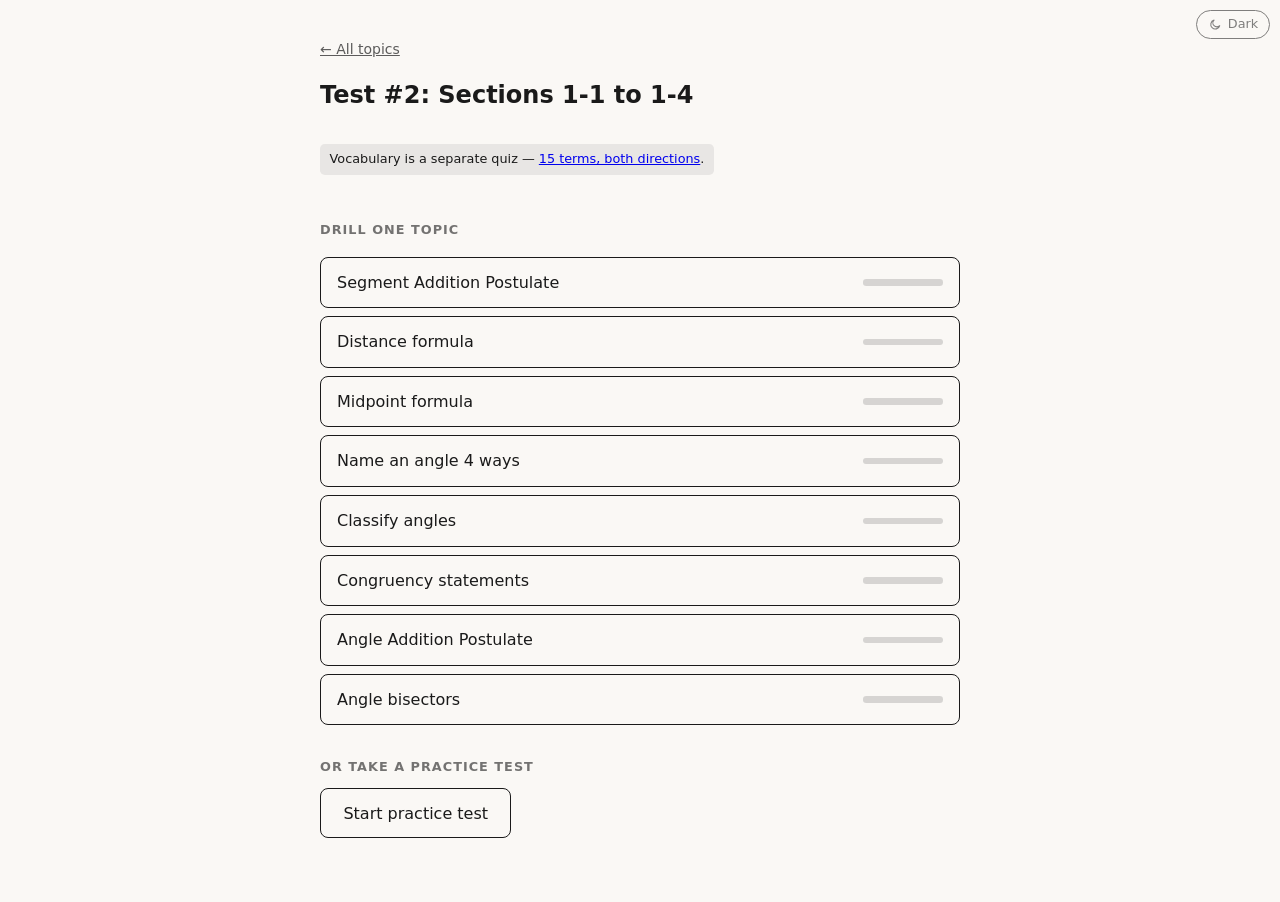
<file: geometry-10-t2/index.html>
<!DOCTYPE html>
<html lang="en">
<head>
<meta charset="utf-8">
<meta name="viewport" content="width=device-width, initial-scale=1">
<title>Geometry — Test #2: Sections 1-1 to 1-4</title>
<!-- Applies a saved theme before first paint. This cannot live in the
     manifest: build.py puts all module JS at the end of <body>, and setting
     the theme there means every load flashes the other palette first --
     which is worst for exactly the reader who chose light on a dark OS.
     The key must match THEME_STORAGE_KEY in shared/theme/theme.js. -->
<script>try{var t=localStorage.getItem('study-time.theme');
if(t==='light'||t==='dark')document.documentElement.setAttribute('data-theme',t);}catch(e){}</script>
<style>/* The one place any colour is decided. Every tool loads this first, then its
   own stylesheet, which uses the tokens below and never names a colour.

   Before this file existed no stylesheet set a background or a foreground at
   all: they declared `color-scheme: light dark` and let the browser paint,
   so the page was dark purely because the reader's OS was. That works until
   someone wants to choose, which is what theme.js is for.

   Three blocks, in this order, and the order is the whole trick:
     1. light on bare :root          -- the default palette
     2. dark under prefers-color-scheme, EXCEPT when light was chosen
     3. dark and light under [data-theme]  -- an explicit choice wins
   Without the :not() in 2, a reader on a dark OS who picks light gets the
   dark tokens back, because a media block and an attribute selector have the
   same specificity and the media block comes first. */

:root {
  color-scheme: light;
  --bg: #faf8f5;      /* off-white: white at full blast is its own glare */
  --fg: #1a1a1a;
  --ok: #1a7f37;
  --no: #b3261e;
  --warn: #996300;   /* #a26a00 measures 4.31:1 here, under AA */
}

/* The green and red above sit under 4.5:1 on a dark canvas, and those tokens
   colour the verdict a student reads right after a miss. The dark palette
   lifts them rather than reusing the light values. */
@media (prefers-color-scheme: dark) {
  :root:not([data-theme="light"]) {
    color-scheme: dark;
    --bg: #16181c;
    --fg: #e9eaec;
    --ok: #3fb950;
    --no: #f85149;
    --warn: #d29922;
  }
}

:root[data-theme="dark"] {
  color-scheme: dark;
  --bg: #16181c;
  --fg: #e9eaec;
  --ok: #3fb950;
  --no: #f85149;
  --warn: #d29922;
}

:root[data-theme="light"] {
  color-scheme: light;
  --bg: #faf8f5;
  --fg: #1a1a1a;
  --ok: #1a7f37;
  --no: #b3261e;
  --warn: #996300;
}

body { background: var(--bg); color: var(--fg); }

/* The toggle. theme.js builds this button and appends it to <body>, so no
   page needs markup for it. Fixed rather than in the flow because the five
   pages lay their headers out differently and there is no shared header. */
.theme-toggle {
  position: fixed; top: .6rem; right: .6rem; z-index: 10;
  display: flex; align-items: center; gap: .4rem;
  font: inherit; font-size: .8rem; line-height: 1;
  padding: .45rem .7rem; border-radius: 2rem;
  background: var(--bg); color: inherit;
  border: 1px solid currentColor; opacity: .55; cursor: pointer;
}
.theme-toggle:hover, .theme-toggle:focus-visible { opacity: 1; }
.theme-toggle svg { width: 1em; height: 1em; fill: none;
                    stroke: currentColor; stroke-width: 2;
                    stroke-linecap: round; stroke-linejoin: round; }

/* Narrow screens: the tools are read on a tablet, where a pill in the corner
   can sit on top of the crumb link. Shrink to the icon alone. */
@media (max-width: 30rem) {
  .theme-toggle span { position: absolute; width: 1px; height: 1px;
                       overflow: hidden; clip-path: inset(50%); }
  .theme-toggle { padding: .45rem; }
}

@media print { .theme-toggle { display: none; } }

/* Colours live in shared/theme/theme.css, which loads first and defines
   --bg, --fg, --ok, --no and --warn for both themes. Nothing in this
   file should name a colour: use a token, or a neutral like
   rgba(128,128,128,...) that reads on either palette. */
body {
  font: 16px/1.6 system-ui, -apple-system, sans-serif;
  max-width: 40rem; margin: 0 auto; padding: 1.5rem 1.25rem 4rem;
}
h1 { font-size: 1.5rem; }
h2 { font-size: .8rem; text-transform: uppercase; letter-spacing: .08em;
     opacity: .6; margin-top: 2rem; }
.crumb { font-size: .875rem; }
.crumb a { color: inherit; opacity: .7; }
.topics { list-style: none; padding: 0; }
.topics button {
  display: flex; justify-content: space-between; align-items: center;
  width: 100%; padding: .75rem 1rem; margin-bottom: .5rem; font: inherit;
  text-align: left; background: none; color: inherit;
  border: 1px solid currentColor; border-radius: .5rem; cursor: pointer;
}
.topics button:hover { background: rgba(128,128,128,.12); }
.bar { width: 5rem; height: .4rem; border-radius: .2rem;
       background: rgba(128,128,128,.3); overflow: hidden; }
.bar i { display: block; height: 100%; background: var(--ok); }
.primary {
  font: inherit; padding: .7rem 1.4rem; border-radius: .5rem;
  border: 1px solid currentColor; background: none; color: inherit;
  cursor: pointer;
}
.prompt { font-size: 1.6rem; margin: .5rem 0 1.5rem; }
/* .note sets display:inline-block, which beats the [hidden] attribute's
   default display:none -- without this an empty calc-note renders as a bare
   grey pill above the figure on every problem type that sets no note. */
[hidden] { display: none !important; }
.note { font-size: .8rem; padding: .35rem .6rem; border-radius: .3rem;
        background: rgba(128,128,128,.15); display: inline-block; }
#steps { list-style: none; padding: 0; }
#steps li { margin-bottom: 1.1rem; opacity: .35; }
#steps li.active, #steps li.past { opacity: 1; }
.say { font-size: .9rem; opacity: .75; }
.line { font-size: 1.25rem; }
/* The operation blanks in .oprow are inputs too, and they only ever got a
   width here. Everything else fell through to the browser's default control,
   which looked close enough on a dark canvas and renders as a white box with
   an inset border on a light one. Both kinds of blank get the same underline. */
.line input, .opcell input {
  font: inherit; width: 5rem; padding: .1rem .35rem; text-align: center;
  border: 0; border-bottom: 2px solid currentColor; background: none;
  color: inherit; border-radius: 0;
}
.line input:focus, .opcell input:focus {
  outline: none; border-bottom-color: var(--ok);
}
.line .filled { color: var(--ok); font-weight: 600; }
.line .shown { color: var(--no); font-weight: 600; }
.line .todo { opacity: .4; }
.oprow { display: flex; gap: 3rem; font-size: 1.15rem; margin: .15rem 0; }
.opcell { min-width: 4.5rem; text-align: center; }
.opcell input { width: 4rem; }
.oprule { border-top: 1.5px solid currentColor; opacity: .5;
          max-width: 14rem; margin: .1rem 0 .35rem; }
#steps li.more { opacity: .4; font-size: .85rem; font-style: italic; }
#controls { margin: .5rem 0 1rem; }
#feedback { min-height: 3rem; }
#feedback.bad { color: var(--no); }
#feedback.good { color: var(--ok); }
#figure { margin-bottom: 1rem; }
#figure:empty { margin-bottom: 0; }
#figure svg { max-width: 100%; height: auto; }
/* Figures: segments, rays and triangles. figures.js emits these classes. */
.fline, .fray, .ftri { stroke: currentColor; fill: none; stroke-width: 2; }
.ftri { stroke-width: 2; }
.fbisector { stroke-dasharray: 5 4; }
.head { fill: currentColor; }
.dot { fill: currentColor; }
.ftick { stroke: currentColor; stroke-width: 1.8; }
.farc { stroke: var(--ok); stroke-width: 1.6; fill: none; }
.fmeasureline { stroke: currentColor; stroke-width: 1.2; opacity: .7; }
.flabel { fill: currentColor; font-size: 15px; font-style: italic; }
.fmeasure { fill: var(--ok); font-size: 14px; }
.mid { text-anchor: middle; }
</style>
</head>
<body>
<main id="menu-screen">
  <p class="crumb"><a href="../index.html">← All topics</a></p>
  <h1>Test #2: Sections 1-1 to 1-4</h1>
  <p class="note">Vocabulary is a separate quiz — <a href="../geometry-10-t2-vocab/index.html">15 terms, both directions</a>.</p>
  <h2>Drill one topic</h2>
  <ul id="topic-list" class="topics"></ul>
  <h2>Or take a practice test</h2>
  <button id="start-mock" class="primary">Start practice test</button>
  <section id="trouble" hidden>
    <h2>Worth reviewing</h2>
    <ul id="trouble-list"></ul>
  </section>
</main>

<main id="quiz-screen" hidden>
  <p class="crumb"><a href="#" id="back-to-menu">← Menu</a></p>
  <p id="progress"></p>
  <p id="calc-note" class="note" hidden></p>
  <div id="figure"></div>
  <p id="prompt" class="prompt"></p>
  <ol id="steps"></ol>
  <div id="controls"><button id="check" class="primary">Check</button></div>
  <p id="feedback" aria-live="polite"></p>
</main>

<main id="done-screen" hidden>
  <h1 id="done-title"></h1>
  <p id="done-score"></p>
  <section>
    <h2>Review these</h2>
    <ul id="review-list"></ul>
  </section>
  <button id="again" class="primary">Back to menu</button>
</main>
<script>// Light/dark choice, shared by every tool. The palette itself is theme.css;
// this file only decides which of the two is showing and remembers it.
//
// The decision logic is DOM-free and exported, so it runs under jsc like the
// rest of the repository. Everything that touches the document lives below
// startTheme(), which is only wired up when there IS a document -- that is
// what lets the test suite load this file at all.
(function () {
  var STORAGE_KEY = 'study-time.theme';
  var THEMES = { light: 1, dark: 1 };

  // A stored value is whatever survived in someone's browser: an old key, a
  // hand-edited string, junk from another app on the same origin. Anything
  // that is not one of the two themes means "no choice recorded".
  function parseTheme(raw) {
    return (typeof raw === 'string' && THEMES[raw] === 1) ? raw : null;
  }

  // No stored choice means follow the operating system, which is what the
  // tools did before there was a toggle at all.
  function resolveTheme(stored, systemPrefersDark) {
    var chosen = parseTheme(stored);
    if (chosen !== null) return chosen;
    return systemPrefersDark ? 'dark' : 'light';
  }

  function nextTheme(current) {
    return current === 'dark' ? 'light' : 'dark';
  }

  // What the button should say NEXT -- it names the destination, not the
  // current state, because "Dark" on a dark page reads as a status label and
  // people click it expecting nothing to happen.
  function toggleLabel(current) {
    return current === 'dark' ? 'Light' : 'Dark';
  }

  globalThis.parseTheme = parseTheme;
  globalThis.resolveTheme = resolveTheme;
  globalThis.nextTheme = nextTheme;
  globalThis.toggleLabel = toggleLabel;
  globalThis.THEME_STORAGE_KEY = STORAGE_KEY;

  if (typeof document === 'undefined') return;

  function read() {
    try { return localStorage.getItem(STORAGE_KEY); } catch (e) { return null; }
  }
  function write(theme) {
    // Private browsing throws on write. A theme that does not persist is a
    // small annoyance; a page that will not load is not.
    try { localStorage.setItem(STORAGE_KEY, theme); } catch (e) { /* ignore */ }
  }

  function systemDark() {
    return !!(window.matchMedia &&
              window.matchMedia('(prefers-color-scheme: dark)').matches);
  }

  var SUN = '<circle cx="12" cy="12" r="4.5"/><path d="M12 2v2M12 20v2' +
            'M2 12h2M20 12h2M4.9 4.9l1.4 1.4M17.7 17.7l1.4 1.4' +
            'M19.1 4.9l-1.4 1.4M6.3 17.7l-1.4 1.4"/>';
  var MOON = '<path d="M20 14.5A8.5 8.5 0 1 1 9.5 4a7 7 0 0 0 10.5 10.5z"/>';

  function icon(next) {
    return '<svg viewBox="0 0 24 24" aria-hidden="true">' +
           (next === 'dark' ? MOON : SUN) + '</svg>';
  }

  function apply(theme) {
    document.documentElement.setAttribute('data-theme', theme);
  }

  function startTheme() {
    // The <head> bootstrap has usually applied the stored theme already; this
    // repeats it so the attribute is right even on a page without one, and so
    // the current theme is known here without re-reading the DOM.
    var current = resolveTheme(read(), systemDark());
    apply(current);

    var button = document.createElement('button');
    button.className = 'theme-toggle';
    button.type = 'button';

    function render() {
      var next = nextTheme(current);
      button.innerHTML = icon(next) + '<span>' + toggleLabel(current) + '</span>';
      button.setAttribute('aria-label', 'Switch to ' + next + ' mode');
      button.title = 'Switch to ' + next + ' mode';
    }

    button.onclick = function () {
      current = nextTheme(current);
      apply(current);
      write(current);
      render();
    };

    render();
    document.body.appendChild(button);

    // Until a choice is made the page tracks the OS live, so a Mac flipping
    // to dark at sunset carries the tools with it. After a choice, it does
    // not -- the choice is the point.
    if (window.matchMedia) {
      var mq = window.matchMedia('(prefers-color-scheme: dark)');
      var onChange = function () {
        if (parseTheme(read()) !== null) return;
        current = systemDark() ? 'dark' : 'light';
        apply(current);
        render();
      };
      if (mq.addEventListener) mq.addEventListener('change', onChange);
      else if (mq.addListener) mq.addListener(onChange);
    }
  }

  globalThis.startTheme = startTheme;

  if (document.readyState === 'loading') {
    document.addEventListener('DOMContentLoaded', startTheme);
  } else {
    startTheme();
  }
})();

// Answer comparison. One rule per answer kind. No DOM access.
//
// This started as a copy of geometry-10/src/checker.js. Four rules are new for
// Test #2, and each exists because the study guide asks for something Test #1
// never did:
//   * pairs with non-integer components  -- the midpoint of two odd coordinates
//   * decimal3                            -- "round to the nearest thousandths"
//   * segment                             -- DE and ED name the same segment
//   * angle                               -- the student may or may not type the angle sign
(function () {
  // Students type the unicode minus from a worksheet as often as a hyphen.
  function normalize(text) {
    return String(text == null ? '' : text)
      .replace(/−/g, '-')
      .replace(/\s+/g, ' ')
      .trim();
  }

  function gcd(a, b) {
    a = Math.abs(a); b = Math.abs(b);
    while (b) { var t = b; b = a % b; a = t; }
    return a || 1;
  }

  function parseInteger(text) {
    var s = normalize(text);
    return /^[+-]?\d+$/.test(s) ? parseInt(s, 10) : null;
  }

  function parseFraction(text) {
    var s = normalize(text);
    var m = s.match(/^([+-]?\d+)\s*\/\s*([+-]?\d+)$/);
    if (m) {
      var den = parseInt(m[2], 10);
      if (den === 0) return null;
      return { num: parseInt(m[1], 10), den: den };
    }
    var whole = parseInteger(s);
    return whole === null ? null : { num: whole, den: 1 };
  }

  function reduce(f) {
    var g = gcd(f.num, f.den);
    var num = f.num / g, den = f.den / g;
    if (den < 0) { num = -num; den = -den; }
    return { num: num, den: den };
  }

  // Everything parseFraction reads, plus decimals. Kept separate from
  // parseFraction so the 'fraction' kind keeps rejecting decimals: there,
  // "write it as a fraction" is the instruction being graded.
  function parseNumber(text) {
    var s = normalize(text);
    var m = s.match(/^([+-]?)(\d*)\.(\d+)$/);
    if (m) {
      var digits = m[3];
      var whole = m[2] === '' ? 0 : parseInt(m[2], 10);
      var den = Math.pow(10, digits.length);
      var num = whole * den + parseInt(digits, 10);
      return reduce({ num: m[1] === '-' ? -num : num, den: den });
    }
    var f = parseFraction(s);
    return f === null ? null : reduce(f);
  }

  function isReduced(f) {
    return gcd(f.num, f.den) === 1 && f.den > 0;
  }

  function sameValue(a, b) { return a.num * b.den === b.num * a.den; }

  // A midpoint lands on a half whenever the two coordinates differ in parity,
  // so components go through parseNumber rather than parseInteger. Both
  // (-1.5, -2) and (-3/2, -2) are the same answer and both are accepted.
  function parsePair(text) {
    var s = normalize(text).replace(/^\(|\)$/g, '');
    var parts = s.split(',');
    if (parts.length !== 2) return null;
    var x = parseNumber(parts[0]), y = parseNumber(parts[1]);
    return (x === null || y === null) ? null : { x: x, y: y };
  }

  function checkPair(text, spec) {
    var p = parsePair(text);
    if (p === null) return { status: 'malformed' };
    return { status: (sameValue(p.x, spec.x) && sameValue(p.y, spec.y))
                     ? 'correct' : 'wrong' };
  }

  // Type 7 demands exactly two decimal places -- "15.8" is not an answer
  // rounded to hundredths, it is an answer rounded to tenths.
  function checkDecimal2(text, spec) {
    var s = normalize(text);
    if (!/^[+-]?\d+(\.\d+)?$/.test(s)) return { status: 'malformed' };
    if (!/^[+-]?\d+\.\d{2}$/.test(s)) return { status: 'needs-hundredths' };
    return { status: parseFloat(s) === spec.value ? 'correct' : 'wrong' };
  }

  // Same discipline one place further out, for the distance formula.
  function checkDecimal3(text, spec) {
    var s = normalize(text);
    if (!/^[+-]?\d+(\.\d+)?$/.test(s)) return { status: 'malformed' };
    if (!/^[+-]?\d+\.\d{3}$/.test(s)) return { status: 'needs-thousandths' };
    return { status: parseFloat(s) === spec.value ? 'correct' : 'wrong' };
  }

  function parseRadical(text) {
    var s = normalize(text).toLowerCase()
      .replace(/√/g, ' sqrt ')
      .replace(/\bsqrt\b/g, ' sqrt ')
      .replace(/(\d)\s*r\s*(\d)/g, '$1 sqrt $2')
      .replace(/^\s*r\s*(\d)/, ' sqrt $1')
      .replace(/\s+/g, ' ')
      .trim();
    var m = s.match(/^(\d*)\s*sqrt\s*(\d+)$/);
    if (!m) return null;
    return { coef: m[1] === '' ? 1 : parseInt(m[1], 10), rad: parseInt(m[2], 10) };
  }

  function checkRadical(text, spec) {
    var s = normalize(text);
    // A bare decimal means the calculator button was used -- explicitly banned.
    if (/^[+-]?\d+\.\d+$/.test(s)) return { status: 'needs-exact' };
    var r = parseRadical(s);
    if (r === null) return { status: 'malformed' };
    return { status: (r.coef === spec.coef && r.rad === spec.rad) ? 'correct' : 'wrong' };
  }

  // Operation notation: a keyboard has no ÷ or ×, so accept what it offers.
  function normalizeOp(text) {
    return normalize(text).toLowerCase()
      .replace(/\s+/g, '')
      .replace(/[*x]/g, '×')
      .replace(/\//g, '÷');
  }

  function checkOp(text, spec) {
    var s = normalizeOp(text);
    if (s === '') return { status: 'malformed' };
    return { status: s === spec.value ? 'correct' : 'wrong' };
  }

  function checkSigns(text, spec) {
    var s = normalize(text).replace(/[()\s]/g, '');
    var parts = s.split(',');
    if (parts.length !== 2 || !/^[+-]$/.test(parts[0]) || !/^[+-]$/.test(parts[1])) {
      return { status: 'malformed' };
    }
    return { status: (parts[0] === spec.x && parts[1] === spec.y) ? 'correct' : 'wrong' };
  }

  function labelKey(v) {
    return normalize(v).toLowerCase().replace(/[\s-]+/g, '');
  }

  function checkLabel(text, spec) {
    var s = labelKey(text);
    if (s === '') return { status: 'malformed' };
    return { status: s === labelKey(spec.value) ? 'correct' : 'wrong' };
  }

  // A segment has no direction: DE and ED are the same segment, and the
  // congruency statements on the study guide are written both ways on the
  // same page. Sorting the endpoints is the whole rule.
  function segmentKey(v) {
    var s = normalize(v).toUpperCase().replace(/[^A-Z]/g, '');
    return s.split('').sort().join('');
  }

  function checkSegment(text, spec) {
    var s = segmentKey(text);
    if (s.length !== 2) return { status: 'malformed' };
    return { status: s === segmentKey(spec.value) ? 'correct' : 'wrong' };
  }

  // The angle sign is a nuisance to type, so ∠DEF, <DEF, "angle DEF" and a
  // bare DEF are all the same entry. Letter ORDER still matters: naming an
  // angle by three points is exactly the skill being graded, and the question
  // says which endpoint to list first.
  //
  // The "m" of "m∠ABC" is only dropped while the sign is still attached. A
  // bare leading m is a vertex named M -- stripping it after the sign was
  // removed turned ∠M into the empty string, which graded as malformed, and a
  // malformed answer costs no attempt: that blank could never be passed. It is
  // the third statement of the study guide's own congruence problem.
  function angleKey(v) {
    return normalize(v).toLowerCase()
      .replace(/^m(?=∠|<)/, '')
      .replace(/∠/g, '').replace(/</g, '')
      .replace(/\bangle\b/g, '')
      .replace(/[\s.]+/g, '');
  }

  function checkAngle(text, spec) {
    var s = angleKey(text);
    if (s === '') return { status: 'malformed' };
    return { status: s === angleKey(spec.value) ? 'correct' : 'wrong' };
  }

  function checkAnswer(text, spec) {
    if (spec.kind === 'int') {
      var n = parseInteger(text);
      if (n === null) {
        // An integer written to a rounding place is still that integer:
        // a distance of exactly 15 may be handed in as 15.000.
        var f = parseNumber(text);
        if (f === null) return { status: 'malformed' };
        // A readable number that is not a whole number is a wrong answer,
        // not an unreadable one -- saying "that is not a number" about 15.001
        // sends the student looking for a typo instead of for the mistake.
        if (f.den !== 1) return { status: 'wrong' };
        n = f.num;
      }
      return { status: n === spec.value ? 'correct' : 'wrong' };
    }
    if (spec.kind === 'fraction') {
      var fr = parseFraction(text);
      if (fr === null) return { status: 'malformed' };
      if (!sameValue(fr, spec)) return { status: 'wrong' };
      return { status: isReduced(fr) ? 'correct' : 'unreduced' };
    }
    if (spec.kind === 'pair') return checkPair(text, spec);
    if (spec.kind === 'op') return checkOp(text, spec);
    if (spec.kind === 'decimal2') return checkDecimal2(text, spec);
    if (spec.kind === 'decimal3') return checkDecimal3(text, spec);
    if (spec.kind === 'radical') return checkRadical(text, spec);
    if (spec.kind === 'signs') return checkSigns(text, spec);
    if (spec.kind === 'segment') return checkSegment(text, spec);
    if (spec.kind === 'angle') return checkAngle(text, spec);
    if (spec.kind === 'label') return checkLabel(text, spec);
    throw new Error('unknown answer kind: ' + spec.kind);
  }

  // A step blank declares a plain value; its grading rule is inferred from
  // the shape of that value, so problem data stays free of type tags.
  function blankSpec(value) {
    if (typeof value === 'number') return { kind: 'int', value: value };
    var s = normalize(value);
    if (s.indexOf(',') !== -1) {
      var pr = parsePair(s);
      if (pr) return { kind: 'pair', x: pr.x, y: pr.y };
      var q = s.replace(/[()\s]/g, '').split(',');
      if (q.length === 2 && /^[+-]$/.test(q[0]) && /^[+-]$/.test(q[1])) {
        return { kind: 'signs', x: q[0], y: q[1] };
      }
      return { kind: 'label', value: s };
    }
    if (/^[×÷*\/]/.test(s)) return { kind: 'op', value: normalizeOp(s) };
    // Anything carrying the angle sign is an angle name, including ∠5.
    if (s.indexOf('∠') !== -1) return { kind: 'angle', value: s };
    // Two bare capitals name a segment; a single letter or a word does not.
    if (/^[A-Z]{2}$/.test(s)) return { kind: 'segment', value: s };
    var r = parseRadical(s);
    if (r) return { kind: 'radical', coef: r.coef, rad: r.rad };
    if (s.indexOf('/') !== -1) {
      var f = parseFraction(s);
      if (f) return { kind: 'fraction', num: f.num, den: f.den };
    }
    if (/^[+-]?\d+\.\d{3}$/.test(s)) return { kind: 'decimal3', value: parseFloat(s) };
    if (/^[+-]?\d+\.\d+$/.test(s)) return { kind: 'decimal2', value: parseFloat(s) };
    if (/^[+-]?\d+$/.test(s)) return { kind: 'int', value: parseInt(s, 10) };
    if (/^[+-]\d+[a-z]$/i.test(s)) return { kind: 'op', value: normalizeOp(s) };
    return { kind: 'label', value: s };
  }

  // How a pair component reads back on the review screen. Halves are the only
  // fractions a midpoint produces, and -1.5 is how the worksheet writes one.
  function fractionText(f) {
    if (f.den === 1) return String(f.num);
    if (f.den === 2 || f.den === 4 || f.den === 5 || f.den === 10) {
      return String(f.num / f.den);
    }
    return f.num + '/' + f.den;
  }

  globalThis.checkAnswer = checkAnswer;
  globalThis.gcd = gcd;
  globalThis.parseFraction = parseFraction;
  globalThis.parseNumber = parseNumber;
  globalThis.blankSpec = blankSpec;
  globalThis.fractionText = fractionText;
})();

// The study guide problems, as data.
//
// UNLIKE Test #1, THERE IS NO TEACHER ANSWER KEY FOR THIS TEST. reference/
// holds two scans of the same worksheet -- the second one ("Part 2") is the
// same nine questions after corrections, not a new assignment. Every answer
// here was derived independently from the printed question, and each problem
// carries a `verify` that recomputes it from the figure's own numbers. If an
// answer looks wrong, re-derive it -- do NOT "correct" it against handwriting.
//
// The corrected scan CONFIRMS all three answers that had to be derived:
//   * Q5 asks for the MIDPOINT. The first scan re-ran the distance formula;
//     the corrected one works the midpoint formula and reaches (−1.5, −2),
//     which is what this file already said.
//   * Q3 solves to x = 5. The first scan showed a struck-out x = 1.
//   * Q8's correspondence is D↔L, E↔K, C↔M. Both scans agree, and the
//     corrected one writes the sides as LK, ML and MK -- the same three
//     segments this file names as LK, LM and KM. A segment has no direction,
//     so both orders are accepted; see checker.js.
//   * The Part I vocabulary blanks 1a and 1f were swapped on the first scan
//     and are corrected on the second, to Segment and Collinear respectively.
//     Those live in geometry-10-t2-vocab, not here.
(function () {
  // A chain is trustworthy only if its last step lands exactly on the
  // declared answer. Anything else means the transcription drifted.
  function walkProblem(p) {
    if (!p.steps || p.steps.length === 0) {
      return { ok: false, error: 'no steps' };
    }
    var last = p.steps[p.steps.length - 1];
    var keys = Object.keys(last.blanks);
    if (keys.length === 0) {
      return { ok: false, error: 'final step has no blank' };
    }
    // Steps may carry operation blanks before the result; the answer is the
    // last blank filled, not the only one.
    var final = last.blanks[keys[keys.length - 1]];
    var result = checkAnswer(String(final), p.answer);
    if (result.status !== 'correct') {
      return { ok: false, error: 'final blank ' + final + ' is ' + result.status };
    }
    return { ok: true, error: '' };
  }

  // Scalar answers verify against a bare number; every other kind needs the
  // whole spec, since its value lives in several fields.
  function verifyArg(answer) {
    var scalar = answer.kind === 'int' || answer.kind === 'decimal2' ||
                 answer.kind === 'decimal3';
    return scalar ? answer.value : answer;
  }

  // The classification rule itself, written once. Problems verify their
  // declared label against the degrees actually drawn in their figure, so a
  // figure and its answer cannot drift apart.
  function classify(deg) {
    if (deg === 180) return 'straight angle';
    if (deg === 90) return 'right angle';
    return deg < 90 ? 'acute angle' : 'obtuse angle';
  }

  var PROBLEMS = [
    // ---- Type: Segment Addition Postulate (Part II #3)
    { id: 'sg2-3', type: 'segment-addition', source: 'SG2 #3',
      prompt: 'Use the figure to write an equation with the Segment Addition Postulate, then solve for x.',
      figure: { shape: 'segment', names: ['K', 'L', 'M'], at: 0.45,
                left: '2x − 2', right: '2x − 7', total: '11' },
      answer: { kind: 'int', value: 5 },
      verify: function (x) { return (2 * x - 2) + (2 * x - 7) === 11; },
      steps: [
        { say: 'The two short pieces make the whole. Name the whole segment:',
          template: 'KL + LM = {a}', blanks: { a: 'KM' } },
        { say: 'Substitute the expressions and combine like terms:',
          template: '{a}x − {b} = 11', blanks: { a: 4, b: 9 } },
        { say: 'Add 9 to both sides:',
          template: '4x = {c}', blanks: { opL: '+9', opR: '+9', c: 20 } },
        { say: 'Divide both sides by 4:',
          template: 'x = {d}', blanks: { opL: '÷4', opR: '÷4', d: 5 } }
      ] },

    // ---- Type: distance formula (Part II #4)
    // A(3, −8), B(−6, 4). Δx = −9, Δy = 12, so d = √225 = 15 exactly.
    { id: 'sg2-4', type: 'distance', source: 'SG2 #4',
      prompt: 'Find the DISTANCE of the line segment from A (3, −8) to B (−6, 4). Round to the nearest thousandth if necessary.',
      answer: { kind: 'int', value: 15 },
      verify: function (d) {
        return d * d === (-6 - 3) * (-6 - 3) + (4 - -8) * (4 - -8);
      },
      steps: [
        { say: 'Subtract the x-coordinates, then the y-coordinates:',
          template: 'd = √( ({a})² + ({b})² )', blanks: { a: -9, b: 12 } },
        { say: 'Square each one. A negative squared is positive:',
          template: 'd = √( {c} + {d} )', blanks: { c: 81, d: 144 } },
        { say: 'Add what is under the radical:',
          template: 'd = √{e}', blanks: { e: 225 } },
        { say: 'Take the square root. This one comes out exact:',
          template: 'd = {f}', blanks: { f: 15 } }
      ] },

    // ---- Type: midpoint formula (Part II #5)
    // The worksheet answers this one with the distance formula. It asks for
    // the midpoint: ((3 + −6)/2, (−8 + 4)/2) = (−1.5, −2).
    { id: 'sg2-5', type: 'midpoint', source: 'SG2 #5',
      prompt: 'Find the MIDPOINT of the segment from A (3, −8) to B (−6, 4).',
      answer: blankSpec('(−1.5, −2)'),
      verify: function (m) {
        return (3 + -6) * m.x.den === 2 * m.x.num &&
               (-8 + 4) * m.y.den === 2 * m.y.num;
      },
      steps: [
        { say: 'Add the x-coordinates, then add the y-coordinates:',
          template: 'M = ( {a}/2 , {b}/2 )', blanks: { a: -3, b: -4 } },
        { say: 'Divide each sum by 2. Halves are fine — write it as a decimal:',
          template: 'M = {c}', blanks: { c: '(−1.5, −2)' } }
      ] },

    // ---- Type: naming an angle four ways (Part II #6)
    // Rays ED and EF from vertex E; the angle is numbered 5.
    { id: 'sg2-6', type: 'angle-naming', source: 'SG2 #6',
      prompt: 'Name the angle in 4 different ways.',
      figure: { shape: 'rays', vertex: 'E',
                rays: [{ deg: 90, label: 'F' }, { deg: -40, label: 'D' }],
                arcs: [{ from: 0, to: 1, label: '5' }] },
      answer: blankSpec('∠FED'),
      verify: function (a) {
        var s = String(a.value).replace('∠', '');
        return s.length === 3 && s.charAt(1) === 'E' &&
               s.charAt(0) === 'F' && s.charAt(2) === 'D';
      },
      steps: [
        { say: 'Only one angle sits at this vertex, so the vertex letter alone names it:',
          template: '{a}', blanks: { a: '∠E' } },
        { say: 'Name it by the number written inside it:',
          template: '{b}', blanks: { b: '∠5' } },
        { say: 'Name it with three letters, starting from D. The vertex always goes in the middle:',
          template: '{c}', blanks: { c: '∠DEF' } },
        { say: 'Now the same three letters the other way, starting from F:',
          template: '{d}', blanks: { d: '∠FED' } }
      ] },

    // ---- Type: classifying angles (Part II #7 a-d)
    { id: 'sg2-7a', type: 'angle-classify', source: 'SG2 #7a',
      prompt: 'Classify this angle. Assume it is drawn to scale.',
      figure: { shape: 'rays', rays: [{ deg: 0 }, { deg: 180 }],
                arcs: [{ from: 0, to: 1 }] },
      answer: blankSpec('straight angle'),
      verify: function (a) { return a.value === classify(180); },
      steps: [
        { say: 'Compare it with 90° and 180°, then name it:',
          template: '{a}', blanks: { a: 'straight angle' } }
      ] },

    { id: 'sg2-7b', type: 'angle-classify', source: 'SG2 #7b',
      prompt: 'Classify this angle. Assume it is drawn to scale.',
      figure: { shape: 'rays', rays: [{ deg: 90 }, { deg: 180 }],
                arcs: [{ from: 0, to: 1 }] },
      answer: blankSpec('right angle'),
      verify: function (a) { return a.value === classify(90); },
      steps: [
        { say: 'Compare it with 90° and 180°, then name it:',
          template: '{a}', blanks: { a: 'right angle' } }
      ] },

    { id: 'sg2-7c', type: 'angle-classify', source: 'SG2 #7c',
      prompt: 'Classify this angle. Assume it is drawn to scale.',
      figure: { shape: 'rays', rays: [{ deg: 90 }, { deg: 50 }],
                arcs: [{ from: 0, to: 1 }] },
      answer: blankSpec('acute angle'),
      verify: function (a) { return a.value === classify(40); },
      steps: [
        { say: 'Compare it with 90° and 180°, then name it:',
          template: '{a}', blanks: { a: 'acute angle' } }
      ] },

    { id: 'sg2-7d', type: 'angle-classify', source: 'SG2 #7d',
      prompt: 'Classify this angle. Assume it is drawn to scale.',
      figure: { shape: 'rays', rays: [{ deg: 100 }, { deg: -35 }],
                arcs: [{ from: 0, to: 1 }] },
      answer: blankSpec('obtuse angle'),
      verify: function (a) { return a.value === classify(135); },
      steps: [
        { say: 'Compare it with 90° and 180°, then name it:',
          template: '{a}', blanks: { a: 'obtuse angle' } }
      ] },

    // ---- Type: congruency statements (Part II #8)
    // Triangle DEC ≅ triangle LKM. The tick marks give the correspondence
    // D↔L, E↔K, C↔M; every statement below follows from that one map.
    //
    // This is the ONE answer on the sheet that is not derivable from the
    // printed text: the correspondence has to be read off the tick marks and
    // arcs in the scan. `verify` below can only check the map against itself,
    // so if this problem ever looks wrong, go back to the scans, not to the
    // code -- but note that BOTH scans in reference/ give this same map, which
    // is as much corroboration as this question is ever going to get.
    { id: 'sg2-8', type: 'congruence', source: 'SG2 #8',
      prompt: 'Using the congruent triangles below, write the 6 congruency statements — one for each pair of congruent angles and each pair of congruent sides.',
      figure: { shape: 'triangles', left: ['D', 'E', 'C'], right: ['L', 'K', 'M'] },
      answer: blankSpec('KM'),
      verify: function (a) {
        var map = { D: 'L', E: 'K', C: 'M' };
        return String(a.value) === map.E + map.C;
      },
      steps: [
        { say: 'The matching marks pair the vertices. Start with the angles:',
          template: '∠D ≅ {a}', blanks: { a: '∠L' } },
        { say: 'The second pair of angles:',
          template: '∠E ≅ {b}', blanks: { b: '∠K' } },
        { say: 'The third pair of angles:',
          template: '∠C ≅ {c}', blanks: { c: '∠M' } },
        { say: 'Now the sides. Each side is named by its two endpoints, so use the same pairing:',
          template: 'DE ≅ {d}', blanks: { d: 'LK' } },
        { say: 'The second pair of sides:',
          template: 'DC ≅ {e}', blanks: { e: 'LM' } },
        { say: 'The third pair of sides:',
          template: 'EC ≅ {f}', blanks: { f: 'KM' } }
      ] },

    // ---- Type: Angle Addition Postulate (Part II #9 a-b)
    // 9a: m∠CBA = 163°, m∠CBW = 48°. Ray BW is inside ∠CBA, so 48 + x = 163.
    { id: 'sg2-9a', type: 'angle-addition', source: 'SG2 #9a',
      prompt: 'm∠CBA = 163° and m∠CBW = 48°. Find m∠WBA.',
      figure: { shape: 'rays', vertex: 'B',
                rays: [{ deg: 105, label: 'C' }, { deg: 62, label: 'W' },
                       { deg: -58, label: 'A' }],
                arcs: [{ from: 0, to: 1, label: '48°' },
                       { from: 1, to: 2, label: 'x' }] },
      answer: { kind: 'int', value: 115 },
      verify: function (x) { return 48 + x === 163; },
      steps: [
        { say: 'Ray BW is inside ∠CBA, so the two small angles add to the big one:',
          template: 'm∠CBW + m∠WBA = m∠CBA', blanks: {} },
        { say: 'Substitute the two measures you were given:',
          template: '48 + m∠WBA = {a}', blanks: { a: 163 } },
        { say: 'Subtract 48 from both sides:',
          template: 'm∠WBA = {b}', blanks: { opL: '-48', opR: '-48', b: 115 } }
      ] },

    // 9b: m∠RSQ = 10x + 10, m∠QST = 10x − 3, m∠RST = 127°.
    { id: 'sg2-9b', type: 'angle-addition', source: 'SG2 #9b',
      prompt: 'm∠QST = 10x − 3, m∠RST = 127°, and m∠RSQ = 10x + 10. Find x.',
      figure: { shape: 'rays', vertex: 'S',
                rays: [{ deg: 128, label: 'R' }, { deg: 74, label: 'Q' },
                       { deg: 0, label: 'T' }],
                arcs: [{ from: 0, to: 1, label: '10x + 10' },
                       { from: 1, to: 2, label: '10x − 3' }] },
      answer: { kind: 'int', value: 6 },
      verify: function (x) { return (10 * x + 10) + (10 * x - 3) === 127; },
      steps: [
        { say: 'Ray SQ is inside ∠RST, so the two small angles add to the big one:',
          template: 'm∠RSQ + m∠QST = m∠RST', blanks: {} },
        { say: 'Substitute the expressions and combine like terms:',
          template: '{a}x + {b} = 127', blanks: { a: 20, b: 7 } },
        { say: 'Subtract 7 from both sides:',
          template: '20x = {c}', blanks: { opL: '-7', opR: '-7', c: 120 } },
        { say: 'Divide both sides by 20:',
          template: 'x = {d}', blanks: { opL: '÷20', opR: '÷20', d: 6 } }
      ] },

    // ---- Type: angle bisectors (Part II, second #8 a-b)
    // A bisector makes two equal halves. (a) doubles a half to get the whole;
    // (b) is the other direction -- the other half is simply equal.
    { id: 'sg2-b8a', type: 'bisector', source: 'SG2 #8a (bisectors)',
      prompt: 'DP bisects ∠BDC and m∠1 = 12°. Find m∠BDC.',
      // Not to scale: at its true 12° per half this is an unreadable sliver,
      // and unlike #7 this question states the measure rather than asking the
      // student to read it off the picture.
      figure: { shape: 'rays', vertex: 'D',
                rays: [{ deg: 118, label: 'B' }, { deg: 80, label: 'P' },
                       { deg: 42, label: 'C' }],
                arcs: [{ from: 0, to: 1, label: '1' },
                       { from: 1, to: 2, label: '2' }], bisected: true },
      ask: 'whole',
      answer: { kind: 'int', value: 24 },
      verify: function (v) { return v === 2 * 12; },
      steps: [
        { say: 'A bisector cuts the angle into two equal halves, so ∠1 and ∠2 are both 12°. Double one half:',
          template: 'm∠BDC = 2 × 12 = {a}', blanks: { a: 24 } }
      ] },

    { id: 'sg2-b8b', type: 'bisector', source: 'SG2 #8b (bisectors)',
      prompt: 'RP bisects the angle at R and m∠1 = 45°. Find m∠2.',
      // Not to scale, for the same reason as (a).
      figure: { shape: 'rays', vertex: 'R',
                rays: [{ deg: 186, label: 'T' }, { deg: 226, label: 'P' },
                       { deg: 266, label: 'S' }],
                arcs: [{ from: 0, to: 1, label: '1' },
                       { from: 1, to: 2, label: '2' }], bisected: true },
      ask: 'other-half',
      answer: { kind: 'int', value: 45 },
      verify: function (v) { return v === 45; },
      steps: [
        { say: 'The two halves a bisector makes are equal, so ∠2 measures the same as ∠1. No doubling here:',
          template: 'm∠2 = {a}', blanks: { a: 45 } }
      ] },

    // ================= Study Guide #2 PART II =================
    // Same eight topics and the same sections as Part I, all new numbers.
    // Part II adds one thing the tool did not have: a bisector question that
    // gives the WHOLE angle and asks for a half (#11a). Part I only ever went
    // the other way, so `ask` now distinguishes all three directions.

    // ---- Part II #3.  E--D--C with ED = 7x − 1, DC = 11x, EC = 17.
    { id: 'sg2b-3', type: 'segment-addition', source: 'SG2 Part II #3',
      prompt: 'Use the figure to write an equation with the Segment Addition Postulate, then solve for x.',
      figure: { shape: 'segment', names: ['E', 'D', 'C'], at: 0.42,
                left: '7x − 1', right: '11x', total: '17' },
      answer: { kind: 'int', value: 1 },
      verify: function (x) { return (7 * x - 1) + 11 * x === 17; },
      steps: [
        { say: 'The two short pieces make the whole. Name the whole segment:',
          template: 'ED + DC = {a}', blanks: { a: 'EC' } },
        { say: 'Substitute the expressions and combine like terms:',
          template: '{a}x − {b} = 17', blanks: { a: 18, b: 1 } },
        { say: 'Add 1 to both sides:',
          template: '18x = {c}', blanks: { opL: '+1', opR: '+1', c: 18 } },
        { say: 'Divide both sides by 18:',
          template: 'x = {d}', blanks: { opL: '÷18', opR: '÷18', d: 1 } }
      ] },

    // ---- Part II #4.  (−2, −4) to (−8, 2). Δx = −6, Δy = 6, so d = √72,
    // which does NOT come out exact: 8.485. This is the first authored
    // question that actually needs the "round to thousandths" rule.
    //
    // The worksheet boxes two contradictory answers here, 8.485 and 11.66.
    // The 11.66 computed 8 − (−2) = 10, dropping the minus sign on −8.
    { id: 'sg2b-4', type: 'distance', source: 'SG2 Part II #4',
      prompt: 'Find the DISTANCE of the line segment from (−2, −4) to (−8, 2). Round to the nearest thousandth if necessary.',
      answer: blankSpec('8.485'),
      verify: function (d) {
        var sq = (-8 - -2) * (-8 - -2) + (2 - -4) * (2 - -4);
        return Math.abs(d * d - sq) < 0.05;
      },
      steps: [
        { say: 'Subtract the x-coordinates, then the y-coordinates. Both starting values are negative, so watch the signs:',
          template: 'd = √( ({a})² + ({b})² )', blanks: { a: -6, b: 6 } },
        { say: 'Square each one. A negative squared is positive:',
          template: 'd = √( {c} + {d} )', blanks: { c: 36, d: 36 } },
        { say: 'Add what is under the radical:',
          template: 'd = √{e}', blanks: { e: 72 } },
        { say: 'This one is not a perfect square. Take the square root and round to three decimal places:',
          template: 'd = {f}', blanks: { f: '8.485' } }
      ] },

    // ---- Part II #5.  Same two points as #4; the midpoint is a lattice
    // point this time. The worksheet boxes two answers here as well, (−3, 3)
    // and (−5, −1); the (−3, 3) subtracted the coordinates instead of adding.
    { id: 'sg2b-5', type: 'midpoint', source: 'SG2 Part II #5',
      prompt: 'Find the MIDPOINT of the line segment from (−2, −4) to (−8, 2).',
      answer: blankSpec('(−5, −1)'),
      verify: function (m) {
        return (-2 + -8) * m.x.den === 2 * m.x.num &&
               (-4 + 2) * m.y.den === 2 * m.y.num;
      },
      steps: [
        { say: 'ADD the x-coordinates, then add the y-coordinates. Adding, not subtracting — that is the difference between this and the distance formula:',
          template: 'M = ( {a}/2 , {b}/2 )', blanks: { a: -10, b: -2 } },
        { say: 'Divide each sum by 2:',
          template: 'M = {c}', blanks: { c: '(−5, −1)' } }
      ] },

    // ---- Part II #6.  Rays GF and GH from vertex G; the angle is numbered 3.
    { id: 'sg2b-6', type: 'angle-naming', source: 'SG2 Part II #6',
      prompt: 'Name the angle in 4 different ways.',
      figure: { shape: 'rays', vertex: 'G',
                rays: [{ deg: 5, label: 'F' }, { deg: 215, label: 'H' }],
                arcs: [{ from: 0, to: 1, label: '3' }] },
      answer: blankSpec('∠FGH'),
      verify: function (a) {
        var s = String(a.value).replace('∠', '');
        return s.length === 3 && s.charAt(1) === 'G' &&
               s.charAt(0) === 'F' && s.charAt(2) === 'H';
      },
      steps: [
        { say: 'Only one angle sits at this vertex, so the vertex letter alone names it:',
          template: '{a}', blanks: { a: '∠G' } },
        { say: 'Name it by the number written inside it:',
          template: '{b}', blanks: { b: '∠3' } },
        { say: 'Name it with three letters, starting from H. The vertex always goes in the middle:',
          template: '{c}', blanks: { c: '∠HGF' } },
        { say: 'Now the same three letters the other way, starting from F:',
          template: '{d}', blanks: { d: '∠FGH' } }
      ] },

    // ---- Part II #7 a-d. Part II prints them in a different order from
    // Part I: right, obtuse, acute, straight.
    { id: 'sg2b-7a', type: 'angle-classify', source: 'SG2 Part II #7a',
      prompt: 'Classify this angle.',
      figure: { shape: 'rays', rays: [{ deg: 90 }, { deg: 180 }],
                arcs: [{ from: 0, to: 1 }] },
      answer: blankSpec('right angle'),
      verify: function (a) { return a.value === classify(90); },
      steps: [
        { say: 'Compare it with 90° and 180°, then name it:',
          template: '{a}', blanks: { a: 'right angle' } }
      ] },

    { id: 'sg2b-7b', type: 'angle-classify', source: 'SG2 Part II #7b',
      prompt: 'Classify this angle.',
      figure: { shape: 'rays', rays: [{ deg: 15 }, { deg: 155 }],
                arcs: [{ from: 0, to: 1 }] },
      answer: blankSpec('obtuse angle'),
      verify: function (a) { return a.value === classify(140); },
      steps: [
        { say: 'Compare it with 90° and 180°, then name it:',
          template: '{a}', blanks: { a: 'obtuse angle' } }
      ] },

    { id: 'sg2b-7c', type: 'angle-classify', source: 'SG2 Part II #7c',
      prompt: 'Classify this angle.',
      figure: { shape: 'rays', rays: [{ deg: 20 }, { deg: 70 }],
                arcs: [{ from: 0, to: 1 }] },
      answer: blankSpec('acute angle'),
      verify: function (a) { return a.value === classify(50); },
      steps: [
        { say: 'Compare it with 90° and 180°, then name it:',
          template: '{a}', blanks: { a: 'acute angle' } }
      ] },

    { id: 'sg2b-7d', type: 'angle-classify', source: 'SG2 Part II #7d',
      prompt: 'Classify this angle.',
      figure: { shape: 'rays', rays: [{ deg: 15 }, { deg: 195 }],
                arcs: [{ from: 0, to: 1 }] },
      answer: blankSpec('straight angle'),
      verify: function (a) { return a.value === classify(180); },
      steps: [
        { say: 'Compare it with 90° and 180°, then name it:',
          template: '{a}', blanks: { a: 'straight angle' } }
      ] },

    // ---- Part II #8.  Triangle YXW ≅ triangle HFG. As in Part I the
    // correspondence comes off the tick marks, and as in Part I the worksheet
    // agrees: Y↔H, X↔F, W↔G.
    { id: 'sg2b-8', type: 'congruence', source: 'SG2 Part II #8',
      prompt: 'Using the congruent triangles below, write the 6 congruency statements — one for each pair of congruent angles and each pair of congruent sides.',
      figure: { shape: 'triangles', left: ['Y', 'X', 'W'], right: ['H', 'F', 'G'] },
      answer: blankSpec('FG'),
      verify: function (a) {
        var map = { Y: 'H', X: 'F', W: 'G' };
        return String(a.value) === map.X + map.W;
      },
      steps: [
        { say: 'The matching marks pair the vertices. Start with the angles:',
          template: '∠Y ≅ {a}', blanks: { a: '∠H' } },
        { say: 'The second pair of angles:',
          template: '∠X ≅ {b}', blanks: { b: '∠F' } },
        { say: 'The third pair of angles:',
          template: '∠W ≅ {c}', blanks: { c: '∠G' } },
        { say: 'Now the sides. Each side is named by its two endpoints, so use the same pairing:',
          template: 'YX ≅ {d}', blanks: { d: 'HF' } },
        { say: 'The second pair of sides:',
          template: 'YW ≅ {e}', blanks: { e: 'HG' } },
        { say: 'The third pair of sides:',
          template: 'XW ≅ {f}', blanks: { f: 'FG' } }
      ] },

    // ---- Part II #9.  m∠MLG = 60°, m∠MLK = 148°. Ray LG is inside ∠MLK.
    { id: 'sg2b-9', type: 'angle-addition', source: 'SG2 Part II #9',
      prompt: 'm∠MLG = 60° and m∠MLK = 148°. Find m∠GLK.',
      figure: { shape: 'rays', vertex: 'L',
                rays: [{ deg: 250, label: 'M' }, { deg: 310, label: 'G' },
                       { deg: 398, label: 'K' }],
                arcs: [{ from: 0, to: 1, label: '60°' },
                       { from: 1, to: 2, label: 'x' }] },
      answer: { kind: 'int', value: 88 },
      verify: function (x) { return 60 + x === 148; },
      steps: [
        { say: 'Ray LG is inside ∠MLK, so the two small angles add to the big one:',
          template: 'm∠MLG + m∠GLK = m∠MLK', blanks: {} },
        { say: 'Substitute the two measures you were given:',
          template: '60 + m∠GLK = {a}', blanks: { a: 148 } },
        { say: 'Subtract 60 from both sides:',
          template: 'm∠GLK = {b}', blanks: { opL: '-60', opR: '-60', b: 88 } }
      ] },

    // ---- Part II #10.  m∠PQU = 3x + 4, m∠UQR = 10x − 8, m∠PQR = 113°.
    { id: 'sg2b-10', type: 'angle-addition', source: 'SG2 Part II #10',
      prompt: 'Find x if m∠PQU = 3x + 4, m∠UQR = 10x − 8, and m∠PQR = 113°.',
      figure: { shape: 'rays', vertex: 'Q',
                rays: [{ deg: 265, label: 'P' }, { deg: 296, label: 'U' },
                       { deg: 378, label: 'R' }],
                arcs: [{ from: 0, to: 1, label: '3x + 4' },
                       { from: 1, to: 2, label: '10x − 8' }] },
      answer: { kind: 'int', value: 9 },
      verify: function (x) { return (3 * x + 4) + (10 * x - 8) === 113; },
      steps: [
        { say: 'Ray QU is inside ∠PQR, so the two small angles add to the big one:',
          template: 'm∠PQU + m∠UQR = m∠PQR', blanks: {} },
        { say: 'Substitute the expressions and combine like terms:',
          template: '{a}x − {b} = 113', blanks: { a: 13, b: 4 } },
        { say: 'Add 4 to both sides:',
          template: '13x = {c}', blanks: { opL: '+4', opR: '+4', c: 117 } },
        { say: 'Divide both sides by 13:',
          template: 'x = {d}', blanks: { opL: '÷13', opR: '÷13', d: 9 } }
      ] },

    // ---- Part II #11a.  THE NEW DIRECTION: the whole angle is given and a
    // half is what is asked for. Part I only ever gave a half. Answering 78
    // here -- copying the whole across -- is the mistake this sets up.
    { id: 'sg2b-11a', type: 'bisector', source: 'SG2 Part II #11a',
      prompt: 'EP bisects ∠GEF and m∠GEF = 78°. Find m∠1.',
      figure: { shape: 'rays', vertex: 'E',
                rays: [{ deg: 62, label: 'F' }, { deg: 31, label: 'P' },
                       { deg: 0, label: 'G' }],
                arcs: [{ from: 0, to: 1, label: '2' },
                       { from: 1, to: 2, label: '1' }], bisected: true },
      ask: 'half',
      answer: { kind: 'int', value: 39 },
      verify: function (v) { return v * 2 === 78; },
      steps: [
        { say: 'A bisector cuts the angle into two equal halves. You were given the WHOLE angle this time, so halve it:',
          template: 'm∠1 = 78 ÷ 2 = {a}', blanks: { a: 39 } }
      ] },

    // ---- Part II #11b.  The Part I direction again: one half given, the
    // other half asked for.
    { id: 'sg2b-11b', type: 'bisector', source: 'SG2 Part II #11b',
      prompt: 'CP bisects the angle at C and m∠1 = 36°. Find m∠2.',
      figure: { shape: 'rays', vertex: 'C',
                rays: [{ deg: 300, label: 'B' }, { deg: 336, label: 'P' },
                       { deg: 372, label: 'A' }],
                arcs: [{ from: 0, to: 1, label: '2' },
                       { from: 1, to: 2, label: '1' }], bisected: true },
      ask: 'other-half',
      answer: { kind: 'int', value: 36 },
      verify: function (v) { return v === 36; },
      steps: [
        { say: 'The two halves a bisector makes are equal, so ∠2 measures the same as ∠1. No doubling and no halving here:',
          template: 'm∠2 = {a}', blanks: { a: 36 } }
      ] }
  ];

  globalThis.PROBLEMS = PROBLEMS;
  globalThis.walkProblem = walkProblem;
  globalThis.verifyArg = verifyArg;
  globalThis.classifyAngle = classify;
})();

// Fresh problems in the same shape as the authored ones, so drilling a topic
// cannot decay into memorising the study guide. No DOM access.
//
// EVERY type in TYPES needs an entry in BY_TYPE. createDrill() calls
// generate() the moment the authored queue drains -- which is the first time
// a problem is missed -- and generate() throws on a type it does not know.
// A missing generator is not a gap, it is a crash mid-session.
(function () {
  var TYPES = ['segment-addition', 'distance', 'midpoint', 'angle-naming',
               'angle-classify', 'congruence', 'angle-addition', 'bisector'];

  // Mulberry32: small, fast, and deterministic across runs.
  function makeRng(seed) {
    var s = seed >>> 0;
    return function () {
      s = (s + 0x6D2B79F5) >>> 0;
      var t = s;
      t = Math.imul(t ^ (t >>> 15), t | 1);
      t ^= t + Math.imul(t ^ (t >>> 7), t | 61);
      return ((t ^ (t >>> 14)) >>> 0) / 4294967296;
    };
  }

  // The mark written under each side on paper: +1, -5, ÷4.
  function opMark(n) { return n < 0 ? '+' + (-n) : '-' + n; }
  function divMark(n) { return '÷' + n; }
  function undo(n) {
    return n < 0 ? 'Add ' + (-n) + ' to both sides:'
                 : 'Subtract ' + n + ' from both sides:';
  }

  function pick(rng, list) { return list[Math.floor(rng() * list.length)]; }
  function between(rng, lo, hi) { return lo + Math.floor(rng() * (hi - lo + 1)); }
  function nonZero(rng, lo, hi) {
    var v = 0;
    while (v === 0) v = between(rng, lo, hi);
    return v;
  }
  // Worksheets write minus as U+2212, and the app should match.
  function sign(n) { return n < 0 ? '−' + Math.abs(n) : String(n); }
  function plus(n) { return n < 0 ? '− ' + Math.abs(n) : '+ ' + n; }

  // Distinct letters, so no figure ever labels two points the same.
  var ALPHABET = 'ABCDEFGHJKLMNPQRSTUVWXYZ'.split('');
  function letters(rng, count, exclude) {
    var pool = ALPHABET.filter(function (c) {
      return !exclude || exclude.indexOf(c) === -1;
    });
    var out = [];
    for (var i = 0; i < count; i++) {
      var idx = Math.floor(rng() * pool.length);
      out.push(pool[idx]);
      pool.splice(idx, 1);
    }
    return out;
  }

  // ---- Segment Addition Postulate: two pieces make the whole.
  function genSegmentAddition(rng) {
    var L = letters(rng, 3);
    var K = L[0], M = L[1], N = L[2];
    var x, a, c, b, d, kl, lm;
    // Both pieces are lengths, so both must come out positive.
    do {
      x = between(rng, 2, 12);
      a = between(rng, 1, 5); c = between(rng, 1, 5);
      b = between(rng, -12, 12); d = between(rng, -12, 12);
      kl = a * x + b; lm = c * x + d;
    } while (kl <= 0 || lm <= 0 || (b === 0 && d === 0));

    var total = kl + lm;
    var coef = a + c, cons = b + d;
    var steps = [
      { say: 'The two short pieces make the whole. Name the whole segment:',
        template: K + M + ' + ' + M + N + ' = {a}', blanks: { a: K + N } },
      { say: 'Substitute the expressions and combine like terms:',
        template: cons === 0 ? '{a}x = ' + total
                             : (cons < 0 ? '{a}x − {b} = ' + total
                                         : '{a}x + {b} = ' + total),
        blanks: cons === 0 ? { a: coef } : { a: coef, b: Math.abs(cons) } }
    ];
    if (cons !== 0) {
      steps.push({ say: undo(cons), template: sign(coef) + 'x = {c}',
                   blanks: { opL: opMark(cons), opR: opMark(cons),
                             c: total - cons } });
    }
    steps.push({ say: 'Divide both sides by ' + coef + ':', template: 'x = {d}',
                 blanks: { opL: divMark(coef), opR: divMark(coef), d: x } });

    return {
      id: 'gen-segadd-' + K + M + N + '-' + a + '_' + b + '_' + c + '_' + d,
      type: 'segment-addition', source: 'generated',
      prompt: 'Use the figure to write an equation with the Segment Addition Postulate, then solve for x.',
      figure: { shape: 'segment', names: [K, M, N], at: 0.45,
                left: expr(a, b), right: expr(c, d), total: String(total) },
      answer: { kind: 'int', value: x },
      verify: function (v) { return (a * v + b) + (c * v + d) === total; },
      steps: steps
    };
  }

  function expr(a, b) {
    var lead = a === 1 ? 'x' : a + 'x';
    if (b === 0) return lead;
    return lead + ' ' + plus(b);
  }

  // ---- Distance formula. Pythagorean triples most of the time, so the
  // answer comes out exact the way the study guide's own does; the rest land
  // irrational and exercise "round to the nearest thousandth if necessary".
  var TRIPLES = [[3, 4, 5], [6, 8, 10], [5, 12, 13], [9, 12, 15],
                 [8, 15, 17], [7, 24, 25], [12, 16, 20], [20, 21, 29]];

  function genDistance(rng) {
    var exact = rng() < 0.7;
    var dx, dy;
    if (exact) {
      var t = pick(rng, TRIPLES);
      dx = t[0] * (rng() < 0.5 ? -1 : 1);
      dy = t[1] * (rng() < 0.5 ? -1 : 1);
      if (rng() < 0.5) { var sw = dx; dx = dy; dy = sw; }
    } else {
      do {
        dx = nonZero(rng, -12, 12); dy = nonZero(rng, -12, 12);
      } while (isSquare(dx * dx + dy * dy));
    }
    var ax = between(rng, -9, 9), ay = between(rng, -9, 9);
    var bx = ax + dx, by = ay + dy;
    var sq = dx * dx + dy * dy;
    var d = Math.sqrt(sq);
    var shown = exact ? Math.round(d) : d.toFixed(3);

    return {
      id: 'gen-dist-' + ax + '_' + ay + '_' + bx + '_' + by,
      type: 'distance', source: 'generated',
      prompt: 'Find the DISTANCE of the line segment from A (' + sign(ax) +
              ', ' + sign(ay) + ') to B (' + sign(bx) + ', ' + sign(by) +
              '). Round to the nearest thousandth if necessary.',
      answer: blankSpec(String(shown)),
      verify: function (v) {
        return exact ? v * v === sq : Math.abs(v * v - sq) < 0.05;
      },
      steps: [
        { say: 'Subtract the x-coordinates, then the y-coordinates:',
          template: 'd = √( ({a})² + ({b})² )', blanks: { a: dx, b: dy } },
        { say: 'Square each one. A negative squared is positive:',
          template: 'd = √( {c} + {d} )', blanks: { c: dx * dx, d: dy * dy } },
        { say: 'Add what is under the radical:',
          template: 'd = √{e}', blanks: { e: sq } },
        { say: exact ? 'Take the square root. This one comes out exact:'
                     : 'Take the square root and round to three decimal places:',
          template: 'd = {f}', blanks: { f: shown } }
      ]
    };
  }

  function isSquare(n) {
    var r = Math.round(Math.sqrt(n));
    return r * r === n;
  }

  // ---- Midpoint. Coordinates of mixed parity land the midpoint on a half,
  // which is the case the student is most likely to round away.
  function genMidpoint(rng) {
    var ax = between(rng, -9, 9), ay = between(rng, -9, 9);
    var bx = between(rng, -9, 9), by = between(rng, -9, 9);
    if (ax === bx && ay === by) bx += 2;
    var sx = ax + bx, sy = ay + by;
    var text = '(' + half(sx) + ', ' + half(sy) + ')';

    return {
      id: 'gen-mid-' + ax + '_' + ay + '_' + bx + '_' + by,
      type: 'midpoint', source: 'generated',
      prompt: 'Find the MIDPOINT of the segment from A (' + sign(ax) + ', ' +
              sign(ay) + ') to B (' + sign(bx) + ', ' + sign(by) + ').',
      answer: blankSpec(text),
      verify: function (m) {
        return sx * m.x.den === 2 * m.x.num && sy * m.y.den === 2 * m.y.num;
      },
      steps: [
        { say: 'Add the x-coordinates, then add the y-coordinates:',
          template: 'M = ( {a}/2 , {b}/2 )', blanks: { a: sx, b: sy } },
        { say: 'Divide each sum by 2. Halves are fine — write it as a decimal:',
          template: 'M = {c}', blanks: { c: text } }
      ]
    };
  }

  // Integer or half, whichever the sum works out to: JS prints 3 and -1.5
  // exactly the way the answer should read.
  function half(sum) { return String(sum / 2); }

  // ---- Naming one angle four ways. The question fixes which endpoint leads,
  // so there is exactly one right answer per blank and no set comparison.
  function genAngleNaming(rng) {
    var L = letters(rng, 3);
    var P = L[0], V = L[1], Q = L[2];
    var n = between(rng, 1, 9);
    var base = between(rng, 0, 300);
    var open = between(rng, 35, 140);

    return {
      id: 'gen-naming-' + P + V + Q + '-' + n + '-' + base + '_' + open,
      type: 'angle-naming', source: 'generated',
      prompt: 'Name the angle in 4 different ways.',
      figure: { shape: 'rays', vertex: V,
                rays: [{ deg: base + open, label: Q }, { deg: base, label: P }],
                arcs: [{ from: 0, to: 1, label: String(n) }] },
      answer: blankSpec('∠' + Q + V + P),
      verify: function (a) { return a.value === '∠' + Q + V + P; },
      steps: [
        { say: 'Only one angle sits at this vertex, so the vertex letter alone names it:',
          template: '{a}', blanks: { a: '∠' + V } },
        { say: 'Name it by the number written inside it:',
          template: '{b}', blanks: { b: '∠' + n } },
        { say: 'Name it with three letters, starting from ' + P +
               '. The vertex always goes in the middle:',
          template: '{c}', blanks: { c: '∠' + P + V + Q } },
        { say: 'Now the same three letters the other way, starting from ' + Q + ':',
          template: '{d}', blanks: { d: '∠' + Q + V + P } }
      ]
    };
  }

  // ---- Classifying an angle by its drawn measure. Measures sit clear of the
  // boundaries so "drawn to scale" is a fair instruction: nothing lands at
  // 88° where acute and right are a judgement call.
  function genAngleClassify(rng) {
    var kind = between(rng, 1, 4);
    var deg = kind === 1 ? between(rng, 20, 75)
            : kind === 2 ? 90
            : kind === 3 ? between(rng, 105, 165)
            : 180;
    var base = between(rng, 0, 350);

    return {
      id: 'gen-classify-' + deg + '-' + base,
      type: 'angle-classify', source: 'generated',
      prompt: 'Classify this angle. Assume it is drawn to scale.',
      figure: { shape: 'rays',
                rays: [{ deg: base }, { deg: base + deg }],
                arcs: [{ from: 0, to: 1 }] },
      answer: blankSpec(classifyAngle(deg)),
      verify: function (a) { return a.value === classifyAngle(deg); },
      steps: [
        { say: 'Compare it with 90° and 180°, then name it:',
          template: '{a}', blanks: { a: classifyAngle(deg) } }
      ]
    };
  }

  // ---- Congruency statements. The left side of each statement is given, so
  // the only thing being graded is the correspondence.
  function genCongruence(rng) {
    var L = letters(rng, 3);
    var R = letters(rng, 3, L);

    return {
      id: 'gen-cong-' + L.join('') + R.join(''),
      type: 'congruence', source: 'generated',
      prompt: 'Using the congruent triangles below, write the 6 congruency statements — one for each pair of congruent angles and each pair of congruent sides.',
      figure: { shape: 'triangles', left: L, right: R },
      answer: blankSpec(R[1] + R[2]),
      verify: function (a) { return a.value === R[1] + R[2]; },
      steps: [
        { say: 'The matching marks pair the vertices. Start with the angles:',
          template: '∠' + L[0] + ' ≅ {a}', blanks: { a: '∠' + R[0] } },
        { say: 'The second pair of angles:',
          template: '∠' + L[1] + ' ≅ {b}', blanks: { b: '∠' + R[1] } },
        { say: 'The third pair of angles:',
          template: '∠' + L[2] + ' ≅ {c}', blanks: { c: '∠' + R[2] } },
        { say: 'Now the sides. Each side is named by its two endpoints, so use the same pairing:',
          template: L[0] + L[1] + ' ≅ {d}', blanks: { d: R[0] + R[1] } },
        { say: 'The second pair of sides:',
          template: L[0] + L[2] + ' ≅ {e}', blanks: { e: R[0] + R[2] } },
        { say: 'The third pair of sides:',
          template: L[1] + L[2] + ' ≅ {f}', blanks: { f: R[1] + R[2] } }
      ]
    };
  }

  // ---- Angle Addition Postulate, in the study guide's two flavours: one
  // where the missing piece is a plain subtraction, one where both pieces
  // carry x and the whole thing becomes an equation.
  function genAngleAddition(rng) {
    var L = letters(rng, 4);
    var A = L[0], V = L[1], W = L[2], C = L[3];
    var inner = between(rng, 25, 70);
    var outer = between(rng, 30, 90);
    var total = inner + outer;
    var base = between(rng, 0, 300);
    var fig = { shape: 'rays', vertex: V,
                rays: [{ deg: base + total, label: C },
                       { deg: base + outer, label: W },
                       { deg: base, label: A }] };

    if (rng() < 0.5) {
      fig.arcs = [{ from: 0, to: 1, label: inner + '°' },
                  { from: 1, to: 2, label: 'x' }];
      return {
        id: 'gen-angadd-' + A + V + W + C + '-' + inner + '-' + total + '-' + base,
        type: 'angle-addition', source: 'generated',
        prompt: 'm∠' + C + V + A + ' = ' + total + '° and m∠' + C + V + W +
                ' = ' + inner + '°. Find m∠' + W + V + A + '.',
        figure: fig,
        answer: { kind: 'int', value: outer },
        verify: function (x) { return inner + x === total; },
        steps: [
          { say: 'Ray ' + V + W + ' is inside ∠' + C + V + A +
                 ', so the two small angles add to the big one:',
            template: 'm∠' + C + V + W + ' + m∠' + W + V + A +
                      ' = m∠' + C + V + A, blanks: {} },
          { say: 'Substitute the two measures you were given:',
            template: inner + ' + m∠' + W + V + A + ' = {a}',
            blanks: { a: total } },
          { say: 'Subtract ' + inner + ' from both sides:',
            template: 'm∠' + W + V + A + ' = {b}',
            blanks: { opL: opMark(inner), opR: opMark(inner), b: outer } }
        ]
      };
    }

    // Algebraic flavour: split the total into two linear expressions in x.
    var x = between(rng, 2, 9);
    var a1 = between(rng, 2, 12), a2 = between(rng, 2, 12);
    var b1 = between(rng, -10, 15);
    var b2 = total - (a1 * x + b1) - a2 * x;
    var coef = a1 + a2, cons = b1 + b2;
    if (a1 * x + b1 <= 0 || a2 * x + b2 <= 0) {
      // Degenerate split: fall back to the numeric flavour rather than print
      // a negative angle measure.
      fig.arcs = [{ from: 0, to: 1, label: inner + '°' },
                  { from: 1, to: 2, label: 'x' }];
      return {
        id: 'gen-angadd-' + A + V + W + C + '-' + inner + '-' + total + '-' + base,
        type: 'angle-addition', source: 'generated',
        prompt: 'm∠' + C + V + A + ' = ' + total + '° and m∠' + C + V + W +
                ' = ' + inner + '°. Find m∠' + W + V + A + '.',
        figure: fig,
        answer: { kind: 'int', value: outer },
        verify: function (v) { return inner + v === total; },
        steps: [
          { say: 'Ray ' + V + W + ' is inside ∠' + C + V + A +
                 ', so the two small angles add to the big one:',
            template: 'm∠' + C + V + W + ' + m∠' + W + V + A +
                      ' = m∠' + C + V + A, blanks: {} },
          { say: 'Substitute the two measures you were given:',
            template: inner + ' + m∠' + W + V + A + ' = {a}',
            blanks: { a: total } },
          { say: 'Subtract ' + inner + ' from both sides:',
            template: 'm∠' + W + V + A + ' = {b}',
            blanks: { opL: opMark(inner), opR: opMark(inner), b: outer } }
        ]
      };
    }

    fig.arcs = [{ from: 0, to: 1, label: expr(a1, b1) },
                { from: 1, to: 2, label: expr(a2, b2) }];
    var steps = [
      { say: 'Ray ' + V + W + ' is inside ∠' + C + V + A +
             ', so the two small angles add to the big one:',
        template: 'm∠' + C + V + W + ' + m∠' + W + V + A +
                  ' = m∠' + C + V + A, blanks: {} },
      { say: 'Substitute the expressions and combine like terms:',
        template: cons === 0 ? '{a}x = ' + total
                             : (cons < 0 ? '{a}x − {b} = ' + total
                                         : '{a}x + {b} = ' + total),
        blanks: cons === 0 ? { a: coef } : { a: coef, b: Math.abs(cons) } }
    ];
    if (cons !== 0) {
      steps.push({ say: undo(cons), template: sign(coef) + 'x = {c}',
                   blanks: { opL: opMark(cons), opR: opMark(cons),
                             c: total - cons } });
    }
    steps.push({ say: 'Divide both sides by ' + coef + ':', template: 'x = {d}',
                 blanks: { opL: divMark(coef), opR: divMark(coef), d: x } });

    return {
      id: 'gen-angadd2-' + A + V + W + C + '-' + a1 + '_' + b1 + '_' + total + '-' + base,
      type: 'angle-addition', source: 'generated',
      prompt: 'm∠' + C + V + W + ' = ' + expr(a1, b1) + ', m∠' + W + V + A +
              ' = ' + expr(a2, b2) + ', and m∠' + C + V + A + ' = ' + total +
              '°. Find x.',
      figure: fig,
      answer: { kind: 'int', value: x },
      verify: function (v) {
        return (a1 * v + b1) + (a2 * v + b2) === total;
      },
      steps: steps
    };
  }

  // ---- Angle bisectors, in all three directions the two study guides ask:
  // double a half to get the whole, halve the whole to get a half, or
  // recognise that the other half is simply equal. The last two are where the
  // damage happens -- one rewards doubling and one punishes it -- so the
  // generator produces all three rather than letting a drill train one reflex.
  function genBisector(rng) {
    var L = letters(rng, 3);
    var B = L[0], V = L[1], C = L[2];
    var half = between(rng, 10, 80);
    var base = between(rng, 0, 300);
    var fig = { shape: 'rays', vertex: V,
                rays: [{ deg: base + 2 * half, label: B },
                       { deg: base + half, label: 'P' },
                       { deg: base, label: C }],
                arcs: [{ from: 0, to: 1, label: '1' },
                       { from: 1, to: 2, label: '2' }],
                bisected: true };
    var which = between(rng, 1, 3);

    if (which === 1) {
      return {
        id: 'gen-bisect-whole-' + B + V + C + '-' + half + '-' + base,
        type: 'bisector', source: 'generated', ask: 'whole',
        prompt: V + 'P bisects ∠' + B + V + C + ' and m∠1 = ' + half +
                '°. Find m∠' + B + V + C + '.',
        figure: fig,
        answer: { kind: 'int', value: 2 * half },
        verify: function (v) { return v === 2 * half; },
        steps: [
          { say: 'A bisector cuts the angle into two equal halves, so ∠1 and ∠2 are both ' +
                 half + '°. Double one half:',
            template: 'm∠' + B + V + C + ' = 2 × ' + half + ' = {a}',
            blanks: { a: 2 * half } }
        ]
      };
    }
    if (which === 2) {
      return {
        id: 'gen-bisect-half-' + B + V + C + '-' + half + '-' + base,
        type: 'bisector', source: 'generated', ask: 'half',
        prompt: V + 'P bisects ∠' + B + V + C + ' and m∠' + B + V + C +
                ' = ' + (2 * half) + '°. Find m∠1.',
        figure: fig,
        answer: { kind: 'int', value: half },
        verify: function (v) { return v * 2 === 2 * half; },
        steps: [
          { say: 'A bisector cuts the angle into two equal halves. You were given the WHOLE angle this time, so halve it:',
            template: 'm∠1 = ' + (2 * half) + ' ÷ 2 = {a}',
            blanks: { a: half } }
        ]
      };
    }
    return {
      id: 'gen-bisect-other-' + B + V + C + '-' + half + '-' + base,
      type: 'bisector', source: 'generated', ask: 'other-half',
      prompt: V + 'P bisects ∠' + B + V + C + ' and m∠1 = ' + half +
              '°. Find m∠2.',
      figure: fig,
      answer: { kind: 'int', value: half },
      verify: function (v) { return v === half; },
      steps: [
        { say: 'The two halves a bisector makes are equal, so ∠2 measures the same as ∠1. No doubling and no halving here:',
          template: 'm∠2 = {a}', blanks: { a: half } }
      ]
    };
  }

  var BY_TYPE = {
    'segment-addition': genSegmentAddition,
    'distance': genDistance,
    'midpoint': genMidpoint,
    'angle-naming': genAngleNaming,
    'angle-classify': genAngleClassify,
    'congruence': genCongruence,
    'angle-addition': genAngleAddition,
    'bisector': genBisector
  };

  // djb2, enough to tell two prompts apart.
  function slug(s) {
    var h = 5381;
    for (var i = 0; i < s.length; i++) { h = ((h * 33) ^ s.charCodeAt(i)) >>> 0; }
    return h.toString(36);
  }

  function generate(type, rng) {
    var fn = BY_TYPE[type];
    if (!fn) throw new Error('unknown problem type: ' + type);
    var p = fn(rng);
    // The review list dedups by id. Several types print a CONSTANT prompt
    // ('Classify this angle.'), so the prompt slug alone would collapse every
    // one of them into a single row and silently drop the rest. Each base id
    // above therefore carries everything that varies -- measures, letters and
    // the figure's rotation -- and generators.test.js checks that it does.
    p.id = p.id + '-' + slug(p.prompt);
    return p;
  }

  globalThis.TYPES = TYPES;
  globalThis.makeRng = makeRng;
  globalThis.generate = generate;
})();

// SVG for the three kinds of picture this test asks about. Test #1's figures
// were all coordinate planes; none of that is reusable here.
//
// Every figure is built from a spec the generators can vary, so a drilled
// variant gets a real picture rather than the study guide's one drawing:
//   { shape: 'segment',   names, at, left, right, total }
//   { shape: 'rays',      vertex, rays: [{deg,label}], arcs: [{from,to,label}] }
//   { shape: 'triangles', left: [3 letters], right: [3 letters] }
//
// Angles are in degrees, measured the way a protractor does: 0 is east and
// they increase counter-clockwise. SVG's y axis points down, so every y goes
// through a negation on the way out.
(function () {
  function esc(s) {
    return String(s).replace(/&/g, '&amp;').replace(/</g, '&lt;')
                    .replace(/>/g, '&gt;').replace(/"/g, '&quot;');
  }

  function txt(x, y, s, cls) {
    return '<text x="' + r(x) + '" y="' + r(y) + '" class="' +
           (cls || 'flabel') + '">' + esc(s) + '</text>';
  }

  function r(n) { return Math.round(n * 100) / 100; }

  function svg(w, h, inner, alt) {
    return '<svg viewBox="0 0 ' + w + ' ' + h + '" width="' + w +
           '" height="' + h + '" role="img" aria-label="' + esc(alt) + '">' +
           '<defs><marker id="ah" viewBox="0 0 10 10" refX="9" refY="5" ' +
           'markerWidth="6" markerHeight="6" orient="auto-start-reverse">' +
           '<path d="M 0 0 L 10 5 L 0 10 z" class="head"/></marker></defs>' +
           inner + '</svg>';
  }

  // ---- Collinear points, for the Segment Addition Postulate.
  function segmentSvg(f) {
    var W = 320, H = 150, x0 = 40, x1 = 280, y = 62;
    var at = f.at === undefined ? 0.5 : f.at;
    var xm = x0 + (x1 - x0) * at;
    var out = [];

    out.push('<line x1="' + x0 + '" y1="' + y + '" x2="' + x1 + '" y2="' + y +
             '" class="fline"/>');
    var xs = [x0, xm, x1];
    for (var i = 0; i < 3; i++) {
      out.push('<circle cx="' + r(xs[i]) + '" cy="' + y + '" r="4" class="dot"/>');
      out.push(txt(xs[i], y - 14, f.names[i], 'flabel mid'));
    }
    // Piece measures sit above their own piece, the total below the whole.
    if (f.left) out.push(txt((x0 + xm) / 2, y - 32, f.left, 'fmeasure mid'));
    if (f.right) out.push(txt((xm + x1) / 2, y - 32, f.right, 'fmeasure mid'));
    if (f.total) {
      var yb = y + 34;
      out.push('<line x1="' + x0 + '" y1="' + yb + '" x2="' + x1 + '" y2="' + yb +
               '" class="fmeasureline" marker-start="url(#ah)" marker-end="url(#ah)"/>');
      out.push('<line x1="' + x0 + '" y1="' + y + '" x2="' + x0 + '" y2="' + (yb + 6) + '" class="ftick"/>');
      out.push('<line x1="' + x1 + '" y1="' + y + '" x2="' + x1 + '" y2="' + (yb + 6) + '" class="ftick"/>');
      out.push(txt((x0 + x1) / 2, yb + 24, f.total, 'fmeasure mid'));
    }
    return svg(W, H, out.join(''), 'Points ' + f.names.join(', ') +
               ' on a line');
  }

  // ---- Rays from one vertex. Covers naming, classifying, the Angle
  // Addition Postulate and bisectors -- they differ only in labels and arcs.
  var CX = 165, CY = 160, RAY = 118;

  function px(deg, len) { return CX + Math.cos(deg * Math.PI / 180) * len; }
  function py(deg, len) { return CY - Math.sin(deg * Math.PI / 180) * len; }

  // Counter-clockwise sweep from a to b, always in [0, 360).
  function sweep(a, b) {
    var d = (b - a) % 360;
    return d < 0 ? d + 360 : d;
  }

  function raysSvg(f) {
    // H leaves room for a ray label pointing straight down: those sit at
    // RAY + 16 from a centre 160 down, and the text baseline is 5 lower again.
    var W = 330, H = 316, out = [], i;
    var rays = f.rays, arcs = f.arcs || [];

    for (i = 0; i < rays.length; i++) {
      var deg = rays[i].deg;
      var cls = 'fray' + (f.bisected && i === 1 ? ' fbisector' : '');
      out.push('<line x1="' + CX + '" y1="' + CY + '" x2="' + r(px(deg, RAY)) +
               '" y2="' + r(py(deg, RAY)) + '" class="' + cls +
               '" marker-end="url(#ah)"/>');
      if (rays[i].label) {
        out.push(txt(px(deg, RAY + 16), py(deg, RAY + 16) + 5,
                     rays[i].label, 'flabel mid'));
      }
    }

    // Each arc sits a little further out than the last so two adjacent
    // angles at the same vertex do not draw on top of each other.
    for (i = 0; i < arcs.length; i++) {
      var arc = arcs[i];
      var a = rays[arc.from].deg, b = rays[arc.to].deg;
      var span = sweep(a, b);
      // Draw whichever way round is the angle actually being marked.
      if (span > 180) { var t = a; a = b; b = t; span = sweep(a, b); }
      var rad = 38 + i * 22;
      var large = span > 180 ? 1 : 0;
      out.push('<path d="M ' + r(px(a, rad)) + ' ' + r(py(a, rad)) +
               ' A ' + rad + ' ' + rad + ' 0 ' + large + ' 0 ' +
               r(px(b, rad)) + ' ' + r(py(b, rad)) + '" class="farc"/>');
      if (arc.label) {
        var midDeg = a + span / 2;
        // A label sits on the bisector of its arc, so half of it has to fit
        // inside half the arc's angle. On a narrow arc that is only possible
        // further out: at radius r a label of half-width w needs
        // w / tan(span/2) of clearance, or it crosses one of the two rays.
        // "3x + 4" inside a 31 degree angle is the case that forces this.
        var halfWidth = String(arc.label).length * 3.75;
        var halfSpan = Math.max(span, 12) / 2 * Math.PI / 180;
        var needed = halfWidth / Math.tan(halfSpan) + 8;
        // Capped short of the rays themselves, whose own labels sit further
        // out again at RAY + 16.
        var lrad = Math.min(Math.max(rad + 18 + halfWidth, needed), 106);
        out.push(txt(px(midDeg, lrad), py(midDeg, lrad) + 4,
                     arc.label, 'fmeasure mid'));
      }
    }

    if (f.vertex) {
      out.push('<circle cx="' + CX + '" cy="' + CY + '" r="4" class="dot"/>');
      out.push(txt(CX - 14, CY + 18, f.vertex, 'flabel mid'));
    }
    return svg(W, H, out.join(''), 'An angle formed by rays from a vertex');
  }

  // ---- Two congruent triangles. The right one is the left one rotated, so
  // the picture really is congruent rather than merely captioned that way,
  // and the correspondence has to be read off the marks instead of off the
  // position on the page.
  var TRI = [[0, -58], [-56, 38], [62, 38]];
  var ROT = 145;

  function place(pts, cx, cy, deg) {
    var t = deg * Math.PI / 180, c = Math.cos(t), s = Math.sin(t);
    return pts.map(function (p) {
      return [cx + p[0] * c - p[1] * s, cy + p[0] * s + p[1] * c];
    });
  }

  // Marks run 1, 2, 3 so a reader can pair sides and angles by counting.
  function sideTicks(p, q, n) {
    var mx = (p[0] + q[0]) / 2, my = (p[1] + q[1]) / 2;
    var dx = q[0] - p[0], dy = q[1] - p[1];
    var len = Math.sqrt(dx * dx + dy * dy) || 1;
    var ux = dx / len, uy = dy / len;      // along the side
    var nx = -uy, ny = ux;                 // across it
    var out = [];
    for (var i = 0; i < n; i++) {
      var off = (i - (n - 1) / 2) * 6;
      var bx = mx + ux * off, by = my + uy * off;
      out.push('<line x1="' + r(bx - nx * 6) + '" y1="' + r(by - ny * 6) +
               '" x2="' + r(bx + nx * 6) + '" y2="' + r(by + ny * 6) +
               '" class="ftick"/>');
    }
    return out.join('');
  }

  function angleArcs(v, a, b, n) {
    function unit(p) {
      var dx = p[0] - v[0], dy = p[1] - v[1];
      var l = Math.sqrt(dx * dx + dy * dy) || 1;
      return [dx / l, dy / l];
    }
    var ua = unit(a), ub = unit(b), out = [];
    for (var i = 0; i < n; i++) {
      var rad = 13 + i * 5;
      out.push('<path d="M ' + r(v[0] + ua[0] * rad) + ' ' + r(v[1] + ua[1] * rad) +
               ' A ' + rad + ' ' + rad + ' 0 0 0 ' +
               r(v[0] + ub[0] * rad) + ' ' + r(v[1] + ub[1] * rad) +
               '" class="farc"/>');
    }
    return out.join('');
  }

  function oneTriangle(pts, names) {
    var out = [], i;
    out.push('<polygon points="' + pts.map(function (p) {
      return r(p[0]) + ',' + r(p[1]);
    }).join(' ') + '" class="ftri"/>');

    // Sides: 0-1 one tick, 0-2 two, 1-2 three.
    out.push(sideTicks(pts[0], pts[1], 1));
    out.push(sideTicks(pts[0], pts[2], 2));
    out.push(sideTicks(pts[1], pts[2], 3));

    // Angles: vertex 0 one arc, vertex 1 two, vertex 2 three.
    out.push(angleArcs(pts[0], pts[1], pts[2], 1));
    out.push(angleArcs(pts[1], pts[2], pts[0], 2));
    out.push(angleArcs(pts[2], pts[0], pts[1], 3));

    // Push each label outward from the triangle's centre so it clears the arcs.
    var gx = (pts[0][0] + pts[1][0] + pts[2][0]) / 3;
    var gy = (pts[0][1] + pts[1][1] + pts[2][1]) / 3;
    for (i = 0; i < 3; i++) {
      var dx = pts[i][0] - gx, dy = pts[i][1] - gy;
      var l = Math.sqrt(dx * dx + dy * dy) || 1;
      out.push(txt(pts[i][0] + (dx / l) * 18, pts[i][1] + (dy / l) * 18 + 5,
                   names[i], 'flabel mid'));
    }
    return out.join('');
  }

  function trianglesSvg(f) {
    var W = 380, H = 210;
    var left = place(TRI, 100, 100, 0);
    var right = place(TRI, 275, 100, ROT);
    return svg(W, H, oneTriangle(left, f.left) + oneTriangle(right, f.right),
               'Two congruent triangles, ' + f.left.join('') + ' and ' +
               f.right.join(''));
  }

  function renderFigure(f) {
    if (!f) return '';
    if (f.shape === 'segment') return segmentSvg(f);
    if (f.shape === 'rays') return raysSvg(f);
    if (f.shape === 'triangles') return trianglesSvg(f);
    return '';
  }

  globalThis.renderFigure = renderFigure;
})();

// Targeted feedback for the misconceptions this test invites. Each detector
// recognises a specific wrong value; a wrong answer that matches none of them
// returns '' so the caller stays generic.
//
// Two of these come straight off the completed worksheet: the midpoint
// question was answered with the distance formula, and a bisector question
// was answered by doubling when the two halves were simply equal.
(function () {
  function num(text) {
    var s = String(text).replace(/−/g, '-').trim();
    return /^[+-]?\d+$/.test(s) ? parseInt(s, 10) : null;
  }

  function correctValue(step, blankName) { return step.blanks[blankName]; }

  function letters(text) {
    return String(text).toUpperCase().replace(/[^A-Z0-9]/g, '');
  }

  // 1. Adding where the postulate calls for subtracting. The whole is the sum
  //    of the parts, so the missing part is total minus the known one.
  function addedInsteadOfSubtracted(c) {
    var m = c.step.say.match(/Subtract (\d+) from both sides/);
    if (!m) return '';
    var want = num(correctValue(c.step, c.blankName));
    var got = num(c.typed);
    if (want === null || got === null) return '';
    var n = parseInt(m[1], 10);
    if (got !== want + 2 * n) return '';
    return 'The two small pieces add up to the whole, so the missing piece is ' +
           'the whole minus ' + n + ' — subtract it, do not add it.';
  }

  // 2. Squaring a negative and keeping the sign. (−9)² is 81, not −81.
  function negativeSquare(c) {
    if (!/Square each one/i.test(c.step.say)) return '';
    var want = num(correctValue(c.step, c.blankName));
    var got = num(c.typed);
    if (want === null || got === null || got !== -want) return '';
    return 'A negative times a negative is positive, so squaring a negative ' +
           'never leaves a negative. (−' + Math.sqrt(Math.abs(want)) +
           ')² is ' + Math.abs(want) + '.';
  }

  // 3. Stopping at the radicand. The worksheet's own distance question ends
  //    √225 = 15, and 225 is the tempting thing to write down.
  function forgotTheRoot(c) {
    if (!/Take the square root/i.test(c.step.say)) return '';
    var want = num(correctValue(c.step, c.blankName));
    var got = num(c.typed);
    if (want === null || got === null) return '';
    if (got !== want * want) return '';
    return 'That is what is under the radical, not the distance. ' +
           'Take the square root of ' + got + '.';
  }

  // 4. The midpoint answered without the halving step -- the sums, not the
  //    averages.
  function midpointNotHalved(c) {
    if (c.problem.type !== 'midpoint') return '';
    var sums = c.problem.steps[0].blanks;
    var typedPair = String(c.typed).replace(/[()\s]/g, '').replace(/−/g, '-');
    var want = String(sums.a) + ',' + String(sums.b);
    if (typedPair !== want) return '';
    return 'Those are the two sums. The midpoint is the AVERAGE of each pair ' +
           'of coordinates, so each sum still has to be divided by 2.';
  }

  // 5. The bisector mistakes. There are three directions and each has its own
  //    wrong answer, so the detector reads `problem.ask` rather than guessing:
  //    doubling when the halves are simply equal, handing back a half when the
  //    whole was wanted, and copying the whole across when a half was wanted.
  //    Part I sets up the first two; Part II #11a sets up the third.
  function bisectorHalving(c) {
    if (c.problem.type !== 'bisector') return '';
    var want = num(correctValue(c.step, c.blankName));
    var got = num(c.typed);
    if (want === null || got === null) return '';

    if (c.problem.ask === 'whole' && got * 2 === want) {
      return 'That is one half. The question asks for the whole angle, which ' +
             'is both halves together.';
    }
    if (c.problem.ask === 'other-half' && got === want * 2) {
      return 'A bisector makes two EQUAL halves, so the other half is the ' +
             'same measure — nothing gets doubled here. Doubling gives the ' +
             'whole angle, which is not what was asked.';
    }
    if (c.problem.ask === 'half' && got === want * 2) {
      return 'That is the whole angle you were given, not a half of it. ' +
             'The bisector splits it in two, so this one divides by 2 — it is ' +
             'the opposite of the doubling question.';
    }
    return '';
  }

  // 6. Naming an angle with the vertex out of position. The right letters in
  //    the wrong order is a different angle, not a spelling slip.
  function vertexNotInMiddle(c) {
    if (c.problem.type !== 'angle-naming') return '';
    var want = letters(correctValue(c.step, c.blankName));
    var got = letters(c.typed);
    if (want.length !== 3 || got.length !== 3) return '';
    if (got === want) return '';
    if (got.split('').sort().join('') !== want.split('').sort().join('')) return '';
    var vertex = want.charAt(1);
    if (got.charAt(1) === vertex) return '';
    return 'Right three letters, wrong order. The vertex goes in the MIDDLE, ' +
           'so ' + vertex + ' belongs between the other two.';
  }

  // 7. A congruency statement matched to the wrong vertex of the other
  //    triangle. The marks give the pairing; position on the page does not.
  function wrongCorrespondence(c) {
    if (c.problem.type !== 'congruence') return '';
    var f = c.problem.figure;
    if (!f || !f.right) return '';
    var want = letters(correctValue(c.step, c.blankName));
    var got = letters(c.typed);
    if (got === '' || got === want || got.length !== want.length) return '';
    for (var i = 0; i < got.length; i++) {
      if (f.right.indexOf(got.charAt(i)) === -1) return '';
    }
    return 'Those letters are from the right triangle, but they are not the ' +
           'matching ones. Count the tick marks and arcs — equal marks pair ' +
           'up, wherever the triangle happens to sit on the page.';
  }

  var DETECTORS = [addedInsteadOfSubtracted, negativeSquare, forgotTheRoot,
                   midpointNotHalved, bisectorHalving, vertexNotInMiddle,
                   wrongCorrespondence];

  function hintFor(context) {
    for (var i = 0; i < DETECTORS.length; i++) {
      var h = DETECTORS[i](context);
      if (h) return h;
    }
    return '';
  }

  globalThis.hintFor = hintFor;
})();

// Per-topic mastery streaks and cross-session trouble spots.
// Pure: takes and returns plain objects, never touches localStorage itself.
(function () {
  var VERSION = 1;
  var STORAGE_KEY = 'study-time.geometry-10-t2.progress';

  function empty() { return { version: VERSION, mastery: {}, misses: {} }; }

  function isPlainObject(v) {
    return v !== null && typeof v === 'object' && !(v instanceof Array);
  }

  // Anything unexpected yields a fresh record. A study tool losing history is
  // a nuisance; a study tool refusing to start is a broken evening.
  function parseProgress(json) {
    if (!json) return empty();
    var data;
    try { data = JSON.parse(json); } catch (e) { return empty(); }
    if (!isPlainObject(data)) return empty();
    if (data.version !== VERSION) return empty();
    return {
      version: VERSION,
      mastery: isPlainObject(data.mastery) ? data.mastery : {},
      misses: isPlainObject(data.misses) ? data.misses : {}
    };
  }

  function copy(obj) {
    var out = {};
    for (var k in obj) { if (obj.hasOwnProperty(k)) out[k] = obj[k]; }
    return out;
  }

  function recordResult(progress, type, problemId, firstTryCorrect) {
    var mastery = copy(progress.mastery);
    var misses = copy(progress.misses);
    if (firstTryCorrect) {
      mastery[type] = (mastery[type] || 0) + 1;
    } else {
      mastery[type] = 0;
      misses[type] = (misses[type] || 0) + 1;
    }
    return { version: VERSION, mastery: mastery, misses: misses };
  }

  function masteryStreak(progress, type) { return progress.mastery[type] || 0; }

  function troubleSpots(progress) {
    var out = [];
    for (var type in progress.misses) {
      if (progress.misses.hasOwnProperty(type) && progress.misses[type] > 0) {
        out.push({ type: type, misses: progress.misses[type] });
      }
    }
    out.sort(function (a, b) {
      return b.misses - a.misses || (a.type < b.type ? -1 : 1);
    });
    return out;
  }

  function serializeProgress(progress) { return JSON.stringify(progress); }

  globalThis.STORAGE_KEY = STORAGE_KEY;
  globalThis.parseProgress = parseProgress;
  globalThis.recordResult = recordResult;
  globalThis.masteryStreak = masteryStreak;
  globalThis.troubleSpots = troubleSpots;
  globalThis.serializeProgress = serializeProgress;
})();

// Drill and mock-test sequencing. Owns attempt counting and scoring.
// Copied from geometry-10; only MOCK_MIX differs.
// No DOM access.
(function () {
  var MASTERY_TARGET = 4;

  // Proportioned like the two study guides together. Vocabulary is a separate
  // tool, so this mix is the problem half of the test only. Bisectors carry
  // three questions because they now come in three directions -- double a
  // half, halve the whole, or copy the equal other half -- and one of each is
  // the point.
  var MOCK_MIX = [
    { type: 'segment-addition', count: 2 },
    { type: 'distance', count: 2 },
    { type: 'midpoint', count: 2 },
    { type: 'angle-naming', count: 2 },
    { type: 'angle-classify', count: 4 },
    { type: 'congruence', count: 1 },
    { type: 'angle-addition', count: 4 },
    { type: 'bisector', count: 3 }
  ];

  function blankNames(step) { return Object.keys(step.blanks); }

  // Display-only steps carry no blanks and are skipped when advancing.
  function firstAnswerable(problem, from) {
    for (var i = from; i < problem.steps.length; i++) {
      if (blankNames(problem.steps[i]).length > 0) return i;
    }
    return -1;
  }

  function createSession(config) {
    var queue = config.queue;          // array of problem objects
    var isDrill = config.isDrill;
    var type = config.type;
    var nextProblem = config.nextProblem;  // function or null

    var problem = null, stepIndex = -1, blankIdx = 0;
    var attempts = 0, revealed = false;
    var cleanProblem = true;
    var streak = 0, solved = 0, score = 0;
    var missed = [];
    var results = [];
    var done = false;

    // A problem whose every step is display-only has nothing to ask, so it is
    // skipped rather than finished -- it must not reach results(). The cap
    // keeps a generator that only ever yields such problems from spinning
    // forever; it surfaces as a finished session instead of a hang.
    function loadNext() {
      for (var tries = 0; tries < 50; tries++) {
        var p = queue.length ? queue.shift() : (nextProblem ? nextProblem() : null);
        if (!p) { done = true; problem = null; return; }
        problem = p;
        stepIndex = firstAnswerable(p, 0);
        blankIdx = 0; attempts = 0; revealed = false; cleanProblem = true;
        if (stepIndex !== -1) return;
      }
      done = true; problem = null;
    }

    function currentStep() { return problem.steps[stepIndex]; }
    function currentBlank() { return blankNames(currentStep())[blankIdx]; }

    function finishProblem() {
      solved += 1;
      results.push({ type: problem.type, problemId: problem.id, clean: cleanProblem });
      if (cleanProblem) { score += 1; streak += 1; } else { streak = 0; }
      if (isDrill && streak >= MASTERY_TARGET) { done = true; problem = null; return; }
      loadNext();
    }

    function advanceBlank() {
      attempts = 0; revealed = false;
      var names = blankNames(currentStep());
      if (blankIdx + 1 < names.length) { blankIdx += 1; return; }
      var next = firstAnswerable(problem, stepIndex + 1);
      if (next === -1) { finishProblem(); return; }
      stepIndex = next; blankIdx = 0;
    }

    function submit(text) {
      if (done || problem === null) {
        return { status: 'done', hint: '', revealed: false, advanced: false, complete: true };
      }
      var step = currentStep();
      var name = currentBlank();
      var spec = blankSpec(step.blanks[name]);
      var result = checkAnswer(text, spec);

      // Neither of these is a real attempt: the first has the right value and
      // the second has no value at all.
      if (result.status === 'unreduced' || result.status === 'malformed') {
        return { status: result.status, hint: '', revealed: false,
                 advanced: false, complete: false };
      }

      if (result.status === 'correct') {
        advanceBlank();
        return { status: 'correct', hint: '', revealed: false,
                 advanced: true, complete: done };
      }

      attempts += 1;
      cleanProblem = false;
      if (attempts === 1) {
        var hint = hintFor({ problem: problem, step: step,
                             blankName: name, typed: text });
        return { status: 'wrong', hint: hint, revealed: false,
                 advanced: false, complete: false };
      }
      var shown = String(step.blanks[name]);
      missed.push({ problem: problem, blankName: name });
      advanceBlank();
      return { status: 'revealed', hint: 'The answer is ' + shown + '.',
               revealed: true, advanced: true, complete: done };
    }

    function current() {
      if (done || problem === null) return null;
      return { problem: problem, stepIndex: stepIndex,
               blankName: currentBlank(), revealed: revealed };
    }

    function progressText() {
      if (isDrill) {
        return 'Problem ' + (solved + 1) + ' · streak ' + streak +
               ' of ' + MASTERY_TARGET;
      }
      return 'Question ' + Math.min(solved + 1, config.total) +
             ' of ' + config.total;
    }

    loadNext();

    return {
      current: current, submit: submit, progressText: progressText,
      isDone: function () { return done; },
      score: function () { return score; },
      missed: function () { return missed.slice(); },
      results: function () { return results.slice(); },
      type: function () { return type; }
    };
  }

  function createDrill(type, options) {
    var opts = options || {};
    var rng = opts.rng || makeRng(Math.floor(Math.random() * 1e9));
    var authored = opts.problems || PROBLEMS.filter(function (p) {
      return p.type === type;
    });
    // Authored problems first, then generated variants forever, so repeated
    // drilling cannot decay into memorising the study guide.
    return createSession({
      queue: authored.slice(), isDrill: true, type: type,
      nextProblem: function () { return generate(type, rng); }
    });
  }

  function createMockTest(options) {
    var opts = options || {};
    var rng = opts.rng || makeRng(Math.floor(Math.random() * 1e9));
    var queue = [];
    for (var i = 0; i < MOCK_MIX.length; i++) {
      for (var n = 0; n < MOCK_MIX[i].count; n++) {
        queue.push(generate(MOCK_MIX[i].type, rng));
      }
    }
    return createSession({
      queue: queue, isDrill: false, type: 'mixed',
      nextProblem: null, total: queue.length
    });
  }

  globalThis.MASTERY_TARGET = MASTERY_TARGET;
  globalThis.MOCK_MIX = MOCK_MIX;
  globalThis.createDrill = createDrill;
  globalThis.createMockTest = createMockTest;
})();

// All DOM rendering. Every other module is DOM-free and unit tested.
// Copied from geometry-10. The coordinate-plane drawing that lived at the
// bottom of that file is gone: this test's figures are segments, rays and
// triangles, and they live in figures.js.
(function () {
  function el(id) { return document.getElementById(id); }
  function show(id, on) { el(id).hidden = !on; }

  var LABELS = {
    'segment-addition': 'Segment Addition Postulate',
    'distance': 'Distance formula',
    'midpoint': 'Midpoint formula',
    'angle-naming': 'Name an angle 4 ways',
    'angle-classify': 'Classify angles',
    'congruence': 'Congruency statements',
    'angle-addition': 'Angle Addition Postulate',
    'bisector': 'Angle bisectors'
  };

  // What the answer should look like, shown greyed in the empty box.
  var SHAPE = {
    'pair': '(3, 0)', 'fraction': '3/4', 'radical': '5\u221a10',
    'decimal2': '0.00', 'decimal3': '0.000', 'op': '+5', 'signs': '+,\u2212',
    'segment': 'AB', 'angle': '\u2220ABC'
  };
  function placeholderFor(spec) { return SHAPE[spec.kind] || ''; }

  // "Type an answer first" is only true of an empty box. If something was
  // typed and could not be read, say what shape was expected instead.
  var SHAPE_HELP = {
    'pair': 'Give it as an ordered pair, like (3, 0).',
    'fraction': 'Write it as a fraction, like 3/4.',
    'radical': 'Write it in exact form, like 5\u221a10.',
    'decimal2': 'Give a decimal to the hundredths place, like 5.92.',
    'decimal3': 'Give a decimal to the thousandths place, like 11.402.',
    'op': 'Write the operation, like +5 or \u00f73.',
    'signs': 'Give the two signs, like +,\u2212.',
    'segment': 'Name the segment by its two endpoints, like AB.',
    'angle': 'Name the angle, like \u2220ABC or \u22203.',
    'int': 'That does not look like a number.'
  };
  function malformedMessage(spec, typed) {
    if (String(typed).trim() === '') return 'Type an answer first.';
    return SHAPE_HELP[spec.kind] || 'That answer could not be read.';
  }

  function escapeHtml(s) {
    return String(s).replace(/&/g, '&amp;').replace(/</g, '&lt;')
                    .replace(/>/g, '&gt;').replace(/"/g, '&quot;');
  }

  // Blanks before the active one show what was entered; the active one is an
  // input; later ones are dimmed placeholders.
  function renderTemplate(template, blanks, activeName, filled) {
    return template.replace(/\{(\w+)\}/g, function (_, name) {
      if (name === activeName) {
        var ph = placeholderFor(blankSpec(blanks[name]));
        return '<input id="answer" type="text" inputmode="text" ' +
               'spellcheck="false" autocomplete="off" autocorrect="off" ' +
               'autocapitalize="off" aria-label="Answer"' +
               (ph ? ' placeholder="' + ph + '"' : '') + '>';
      }
      if (filled && filled.hasOwnProperty(name)) {
        var cls = filled[name].shown ? 'shown' : 'filled';
        return '<span class="' + cls + '">' +
               escapeHtml(filled[name].text) + '</span>';
      }
      return '<span class="todo">___</span>';
    });
  }

  // The answer key writes the operation under each side with a rule beneath,
  // then the new equation. Steps that only rewrite ("Distribute the 2") carry
  // no opL/opR and get no row.
  function renderOpRow(step, activeName, filled) {
    if (!step.blanks.hasOwnProperty('opL')) return '';
    function cell(name) {
      return '<span class="opcell">' +
             renderTemplate('{' + name + '}', step.blanks, activeName, filled) +
             '</span>';
    }
    return '<div class="oprow">' + cell('opL') + cell('opR') + '</div>' +
           '<div class="oprule"></div>';
  }

  var session = null, progress = null, filledByStep = {};

  function loadProgress() {
    var raw = null;
    try { raw = localStorage.getItem(STORAGE_KEY); } catch (e) { raw = null; }
    return parseProgress(raw);
  }

  function saveProgress(p) {
    try { localStorage.setItem(STORAGE_KEY, serializeProgress(p)); }
    catch (e) { /* private browsing: progress simply will not persist */ }
  }

  function renderMenu() {
    progress = loadProgress();
    var list = el('topic-list');
    list.innerHTML = '';
    for (var i = 0; i < TYPES.length; i++) {
      (function (type) {
        var streak = masteryStreak(progress, type);
        var pct = Math.min(100, (streak / MASTERY_TARGET) * 100);
        var li = document.createElement('li');
        var b = document.createElement('button');
        b.innerHTML = '<span>' + escapeHtml(LABELS[type]) + '</span>' +
                      '<span class="bar"><i style="width:' + pct + '%"></i></span>';
        b.onclick = function () { begin(createDrill(type)); };
        li.appendChild(b); list.appendChild(li);
      })(TYPES[i]);
    }
    var spots = troubleSpots(progress);
    show('trouble', spots.length > 0);
    var tl = el('trouble-list');
    tl.innerHTML = '';
    for (var s = 0; s < spots.length; s++) {
      var li2 = document.createElement('li');
      li2.textContent = LABELS[spots[s].type] + ' — missed ' +
                        spots[s].misses + (spots[s].misses === 1 ? ' time' : ' times');
      tl.appendChild(li2);
    }
    show('menu-screen', true); show('quiz-screen', false); show('done-screen', false);
  }

  function begin(s) {
    session = s; filledByStep = {};
    show('menu-screen', false); show('done-screen', false); show('quiz-screen', true);
    renderQuiz('');
  }

  function renderQuiz(feedback, tone) {
    var cur = session.current();
    if (cur === null) { renderDone(); return; }
    var p = cur.problem;

    el('progress').textContent = session.progressText();
    el('prompt').innerHTML = escapeHtml(p.prompt);

    var note = '';
    if (p.type === 'distance') note = 'Round to the nearest thousandth only if it does not come out exact.';
    if (p.type === 'congruence') note = 'Equal tick marks pair the sides; equal arcs pair the angles.';
    if (p.type === 'angle-classify') note = 'Assume the angle is drawn to scale.';
    el('calc-note').textContent = note;
    show('calc-note', note !== '');

    el('figure').innerHTML = p.figure ? renderFigure(p.figure) : '';

    var ol = el('steps');
    ol.innerHTML = '';
    // Only steps already reached are rendered at all. Listing the remaining
    // instructions would hand over the method, and choosing the next
    // operation is itself what the test asks for.
    for (var i = 0; i <= cur.stepIndex && i < p.steps.length; i++) {
      var step = p.steps[i];
      var li = document.createElement('li');
      li.className = i < cur.stepIndex ? 'past' : 'active';
      var active = (i === cur.stepIndex) ? cur.blankName : null;
      var filled = filledByStep[i] || {};
      li.innerHTML = '<div class="say">' + escapeHtml(step.say) + '</div>' +
                     renderOpRow(step, active, filled) +
                     '<div class="line">' +
                     renderTemplate(step.template, step.blanks, active, filled) +
                     '</div>';
      ol.appendChild(li);
    }
    if (cur.stepIndex + 1 < p.steps.length) {
      var more = document.createElement('li');
      more.className = 'more';
      more.textContent = 'next step appears when this one is right';
      ol.appendChild(more);
    }

    var fb = el('feedback');
    fb.textContent = feedback || '';
    fb.className = tone || '';

    var input = el('answer');
    var check = el('check');
    if (input) {
      input.focus();
      input.onkeydown = function (e) {
        if (e.key === 'Enter') { e.preventDefault(); onSubmit(input.value); }
      };
      // Enter alone is fine on a laptop, but there is no comfortable Enter
      // key on a tablet.
      check.onclick = function () { onSubmit(input.value); };
    }
    show('controls', input !== null);
  }

  function onSubmit(text) {
    var cur = session.current();
    if (!cur) return;
    var stepIndex = cur.stepIndex, name = cur.blankName;
    var result = session.submit(text);

    if (result.status === 'unreduced') {
      renderQuiz('Right value — now simplify it completely.', 'bad'); return;
    }
    if (result.status === 'needs-hundredths' || result.status === 'needs-thousandths') {
      var places = result.status === 'needs-hundredths' ? 'hundredths' : 'thousandths';
      renderQuiz('Round it to the ' + places + ' place — that many digits exactly.', 'bad');
      return;
    }
    if (result.status === 'malformed') {
      var spec = blankSpec(cur.problem.steps[stepIndex].blanks[name]);
      renderQuiz(malformedMessage(spec, text), 'bad'); return;
    }
    if (result.status === 'correct' || result.status === 'revealed') {
      filledByStep[stepIndex] = filledByStep[stepIndex] || {};
      filledByStep[stepIndex][name] = {
        text: result.status === 'revealed'
              ? String(cur.problem.steps[stepIndex].blanks[name]) : text,
        shown: result.status === 'revealed'
      };
    }
    if (result.status === 'correct') {
      if (session.current() && session.current().problem !== cur.problem) {
        filledByStep = {};
      }
      renderQuiz('', 'good'); return;
    }
    if (result.status === 'wrong') {
      renderQuiz(result.hint || 'Not quite — try that step again.', 'bad'); return;
    }
    if (result.status === 'revealed') {
      if (session.current() && session.current().problem !== cur.problem) {
        filledByStep = {};
      }
      renderQuiz(result.hint, 'bad'); return;
    }
    renderDone();
  }

  function renderDone() {
    progress = loadProgress();
    var missed = session.missed();
    var seen = {};
    for (var i = 0; i < missed.length; i++) { seen[missed[i].problem.id] = missed[i].problem; }
    // Replay each finished problem so the stored streak matches the one the
    // session used, instead of collapsing a whole session into one result.
    var finished = session.results();
    for (var r = 0; r < finished.length; r++) {
      progress = recordResult(progress, finished[r].type,
                              finished[r].problemId, finished[r].clean);
    }
    saveProgress(progress);

    el('done-title').textContent = missed.length === 0 ? 'Clean sweep' : 'Session complete';
    el('done-score').textContent = 'Score: ' + session.score();
    var rl = el('review-list');
    rl.innerHTML = '';
    for (var id in seen) {
      if (seen.hasOwnProperty(id)) {
        var li = document.createElement('li');
        li.textContent = seen[id].prompt + '  →  ' + describeAnswer(seen[id].answer);
        rl.appendChild(li);
      }
    }
    show('quiz-screen', false); show('done-screen', true);
  }

  function describeAnswer(a) {
    if (a.kind === 'fraction') return a.num + '/' + a.den;
    if (a.kind === 'radical') return (a.coef === 1 ? '' : a.coef) + '√' + a.rad;
    // Pair components are fractions now, because a midpoint lands on halves.
    if (a.kind === 'pair') {
      return '(' + fractionText(a.x) + ', ' + fractionText(a.y) + ')';
    }
    if (a.kind === 'signs') return '(' + a.x + ', ' + a.y + ')';
    return String(a.value);
  }

  function startApp() {
    el('start-mock').onclick = function () { begin(createMockTest()); };
    el('back-to-menu').onclick = function (e) { e.preventDefault(); renderMenu(); };
    el('again').onclick = function () { renderMenu(); };
    renderMenu();
  }

  globalThis.renderTemplate = renderTemplate;
  globalThis.startApp = startApp;
})();

document.addEventListener('DOMContentLoaded', function () { startApp(); });
</script>
</body>
</html>
</file>
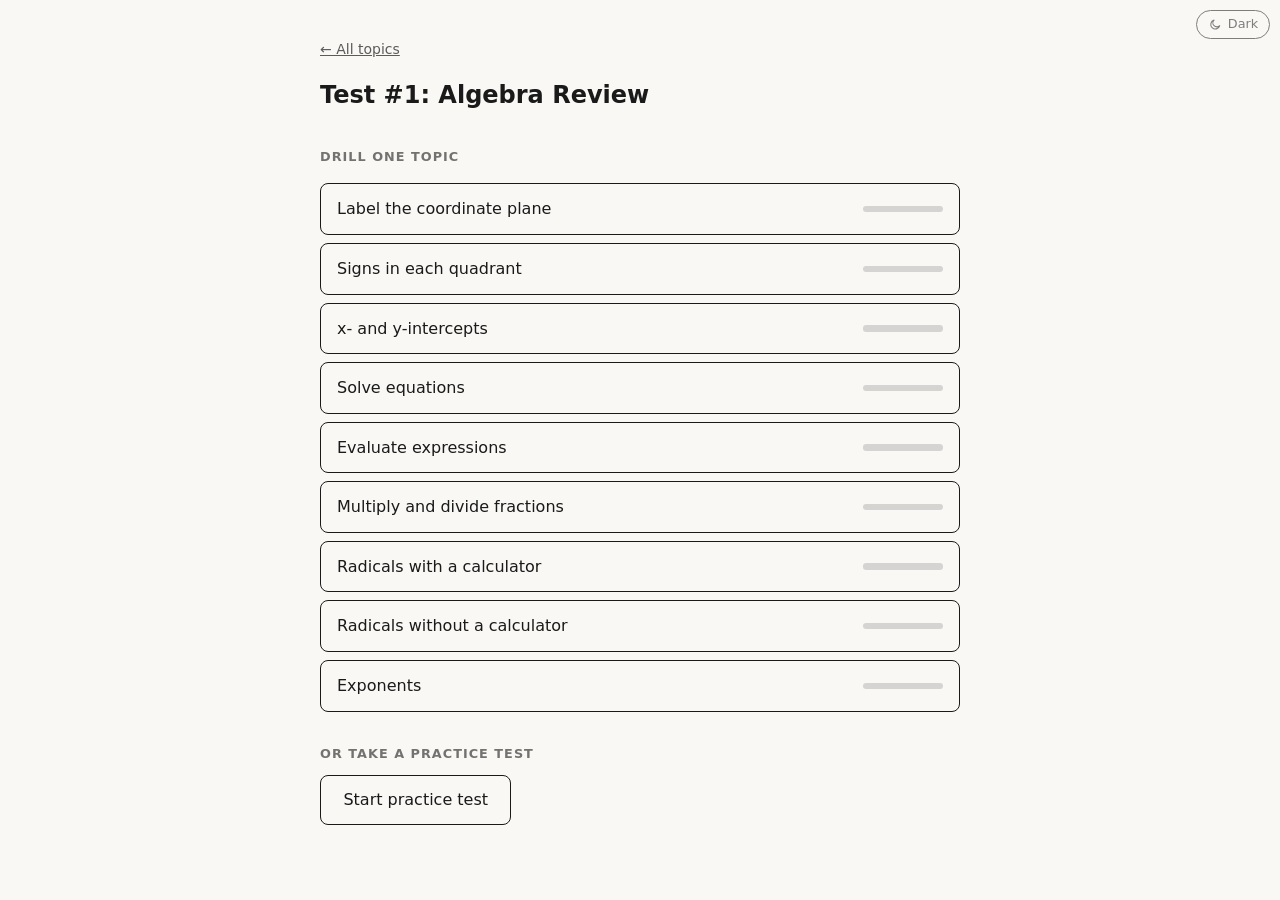
<file: geometry-10/index.html>
<!DOCTYPE html>
<html lang="en">
<head>
<meta charset="utf-8">
<meta name="viewport" content="width=device-width, initial-scale=1">
<title>Geometry — Test #1: Algebra Review</title>
<!-- Applies a saved theme before first paint. This cannot live in the
     manifest: build.py puts all module JS at the end of <body>, and setting
     the theme there means every load flashes the other palette first --
     which is worst for exactly the reader who chose light on a dark OS.
     The key must match THEME_STORAGE_KEY in shared/theme/theme.js. -->
<script>try{var t=localStorage.getItem('study-time.theme');
if(t==='light'||t==='dark')document.documentElement.setAttribute('data-theme',t);}catch(e){}</script>
<style>/* The one place any colour is decided. Every tool loads this first, then its
   own stylesheet, which uses the tokens below and never names a colour.

   Before this file existed no stylesheet set a background or a foreground at
   all: they declared `color-scheme: light dark` and let the browser paint,
   so the page was dark purely because the reader's OS was. That works until
   someone wants to choose, which is what theme.js is for.

   Three blocks, in this order, and the order is the whole trick:
     1. light on bare :root          -- the default palette
     2. dark under prefers-color-scheme, EXCEPT when light was chosen
     3. dark and light under [data-theme]  -- an explicit choice wins
   Without the :not() in 2, a reader on a dark OS who picks light gets the
   dark tokens back, because a media block and an attribute selector have the
   same specificity and the media block comes first. */

:root {
  color-scheme: light;
  --bg: #faf8f5;      /* off-white: white at full blast is its own glare */
  --fg: #1a1a1a;
  --ok: #1a7f37;
  --no: #b3261e;
  --warn: #996300;   /* #a26a00 measures 4.31:1 here, under AA */
}

/* The green and red above sit under 4.5:1 on a dark canvas, and those tokens
   colour the verdict a student reads right after a miss. The dark palette
   lifts them rather than reusing the light values. */
@media (prefers-color-scheme: dark) {
  :root:not([data-theme="light"]) {
    color-scheme: dark;
    --bg: #16181c;
    --fg: #e9eaec;
    --ok: #3fb950;
    --no: #f85149;
    --warn: #d29922;
  }
}

:root[data-theme="dark"] {
  color-scheme: dark;
  --bg: #16181c;
  --fg: #e9eaec;
  --ok: #3fb950;
  --no: #f85149;
  --warn: #d29922;
}

:root[data-theme="light"] {
  color-scheme: light;
  --bg: #faf8f5;
  --fg: #1a1a1a;
  --ok: #1a7f37;
  --no: #b3261e;
  --warn: #996300;
}

body { background: var(--bg); color: var(--fg); }

/* The toggle. theme.js builds this button and appends it to <body>, so no
   page needs markup for it. Fixed rather than in the flow because the five
   pages lay their headers out differently and there is no shared header. */
.theme-toggle {
  position: fixed; top: .6rem; right: .6rem; z-index: 10;
  display: flex; align-items: center; gap: .4rem;
  font: inherit; font-size: .8rem; line-height: 1;
  padding: .45rem .7rem; border-radius: 2rem;
  background: var(--bg); color: inherit;
  border: 1px solid currentColor; opacity: .55; cursor: pointer;
}
.theme-toggle:hover, .theme-toggle:focus-visible { opacity: 1; }
.theme-toggle svg { width: 1em; height: 1em; fill: none;
                    stroke: currentColor; stroke-width: 2;
                    stroke-linecap: round; stroke-linejoin: round; }

/* Narrow screens: the tools are read on a tablet, where a pill in the corner
   can sit on top of the crumb link. Shrink to the icon alone. */
@media (max-width: 30rem) {
  .theme-toggle span { position: absolute; width: 1px; height: 1px;
                       overflow: hidden; clip-path: inset(50%); }
  .theme-toggle { padding: .45rem; }
}

@media print { .theme-toggle { display: none; } }

/* Colours live in shared/theme/theme.css, which loads first and defines
   --bg, --fg, --ok, --no and --warn for both themes. Nothing in this
   file should name a colour: use a token, or a neutral like
   rgba(128,128,128,...) that reads on either palette. */
body {
  font: 16px/1.6 system-ui, -apple-system, sans-serif;
  max-width: 40rem; margin: 0 auto; padding: 1.5rem 1.25rem 4rem;
}
h1 { font-size: 1.5rem; }
h2 { font-size: .8rem; text-transform: uppercase; letter-spacing: .08em;
     opacity: .6; margin-top: 2rem; }
.crumb { font-size: .875rem; }
.crumb a { color: inherit; opacity: .7; }
.topics { list-style: none; padding: 0; }
.topics button {
  display: flex; justify-content: space-between; align-items: center;
  width: 100%; padding: .75rem 1rem; margin-bottom: .5rem; font: inherit;
  text-align: left; background: none; color: inherit;
  border: 1px solid currentColor; border-radius: .5rem; cursor: pointer;
}
.topics button:hover { background: rgba(128,128,128,.12); }
.bar { width: 5rem; height: .4rem; border-radius: .2rem;
       background: rgba(128,128,128,.3); overflow: hidden; }
.bar i { display: block; height: 100%; background: var(--ok); }
.primary {
  font: inherit; padding: .7rem 1.4rem; border-radius: .5rem;
  border: 1px solid currentColor; background: none; color: inherit;
  cursor: pointer;
}
.prompt { font-size: 1.6rem; margin: .5rem 0 1.5rem; }
.note { font-size: .8rem; padding: .35rem .6rem; border-radius: .3rem;
        background: rgba(128,128,128,.15); display: inline-block; }
#steps { list-style: none; padding: 0; }
#steps li { margin-bottom: 1.1rem; opacity: .35; }
#steps li.active, #steps li.past { opacity: 1; }
.say { font-size: .9rem; opacity: .75; }
.line { font-size: 1.25rem; }
/* The operation blanks in .oprow are inputs too, and they only ever got a
   width here. Everything else fell through to the browser's default control,
   which looked close enough on a dark canvas and renders as a white box with
   an inset border on a light one. Both kinds of blank get the same underline. */
.line input, .opcell input {
  font: inherit; width: 5rem; padding: .1rem .35rem; text-align: center;
  border: 0; border-bottom: 2px solid currentColor; background: none;
  color: inherit; border-radius: 0;
}
.line input:focus, .opcell input:focus {
  outline: none; border-bottom-color: var(--ok);
}
.line .filled { color: var(--ok); font-weight: 600; }
.line .shown { color: var(--no); font-weight: 600; }
.line .todo { opacity: .4; }
.oprow { display: flex; gap: 3rem; font-size: 1.15rem; margin: .15rem 0; }
.opcell { min-width: 4.5rem; text-align: center; }
.opcell input { width: 4rem; }
.oprule { border-top: 1.5px solid currentColor; opacity: .5;
          max-width: 14rem; margin: .1rem 0 .35rem; }
#steps li.more { opacity: .4; font-size: .85rem; font-style: italic; }
#controls { margin: .5rem 0 1rem; }
#feedback { min-height: 3rem; }
#feedback.bad { color: var(--no); }
#feedback.good { color: var(--ok); }
#figure { margin-bottom: 1rem; }
#figure:empty { margin-bottom: 0; }
#figure svg { max-width: 100%; height: auto; }
.grid { stroke: currentColor; stroke-width: .5; opacity: .18; }
.axis { stroke: currentColor; stroke-width: 1.5; opacity: .8; }
.plot { stroke: var(--ok); stroke-width: 2.5; }
.hi { stroke: var(--no); stroke-width: 4; opacity: .8; }
.ring { fill: none; stroke: var(--no); stroke-width: 3; }
.quad { fill: var(--no); opacity: .15; }
</style>
</head>
<body>
<main id="menu-screen">
  <p class="crumb"><a href="../index.html">← All topics</a></p>
  <h1>Test #1: Algebra Review</h1>
  <h2>Drill one topic</h2>
  <ul id="topic-list" class="topics"></ul>
  <h2>Or take a practice test</h2>
  <button id="start-mock" class="primary">Start practice test</button>
  <section id="trouble" hidden>
    <h2>Worth reviewing</h2>
    <ul id="trouble-list"></ul>
  </section>
</main>

<main id="quiz-screen" hidden>
  <p class="crumb"><a href="#" id="back-to-menu">← Menu</a></p>
  <p id="progress"></p>
  <p id="calc-note" class="note" hidden></p>
  <div id="figure"></div>
  <p id="prompt" class="prompt"></p>
  <ol id="steps"></ol>
  <div id="controls"><button id="check" class="primary">Check</button></div>
  <p id="feedback" aria-live="polite"></p>
</main>

<main id="done-screen" hidden>
  <h1 id="done-title"></h1>
  <p id="done-score"></p>
  <section>
    <h2>Review these</h2>
    <ul id="review-list"></ul>
  </section>
  <button id="again" class="primary">Back to menu</button>
</main>
<script>// Light/dark choice, shared by every tool. The palette itself is theme.css;
// this file only decides which of the two is showing and remembers it.
//
// The decision logic is DOM-free and exported, so it runs under jsc like the
// rest of the repository. Everything that touches the document lives below
// startTheme(), which is only wired up when there IS a document -- that is
// what lets the test suite load this file at all.
(function () {
  var STORAGE_KEY = 'study-time.theme';
  var THEMES = { light: 1, dark: 1 };

  // A stored value is whatever survived in someone's browser: an old key, a
  // hand-edited string, junk from another app on the same origin. Anything
  // that is not one of the two themes means "no choice recorded".
  function parseTheme(raw) {
    return (typeof raw === 'string' && THEMES[raw] === 1) ? raw : null;
  }

  // No stored choice means follow the operating system, which is what the
  // tools did before there was a toggle at all.
  function resolveTheme(stored, systemPrefersDark) {
    var chosen = parseTheme(stored);
    if (chosen !== null) return chosen;
    return systemPrefersDark ? 'dark' : 'light';
  }

  function nextTheme(current) {
    return current === 'dark' ? 'light' : 'dark';
  }

  // What the button should say NEXT -- it names the destination, not the
  // current state, because "Dark" on a dark page reads as a status label and
  // people click it expecting nothing to happen.
  function toggleLabel(current) {
    return current === 'dark' ? 'Light' : 'Dark';
  }

  globalThis.parseTheme = parseTheme;
  globalThis.resolveTheme = resolveTheme;
  globalThis.nextTheme = nextTheme;
  globalThis.toggleLabel = toggleLabel;
  globalThis.THEME_STORAGE_KEY = STORAGE_KEY;

  if (typeof document === 'undefined') return;

  function read() {
    try { return localStorage.getItem(STORAGE_KEY); } catch (e) { return null; }
  }
  function write(theme) {
    // Private browsing throws on write. A theme that does not persist is a
    // small annoyance; a page that will not load is not.
    try { localStorage.setItem(STORAGE_KEY, theme); } catch (e) { /* ignore */ }
  }

  function systemDark() {
    return !!(window.matchMedia &&
              window.matchMedia('(prefers-color-scheme: dark)').matches);
  }

  var SUN = '<circle cx="12" cy="12" r="4.5"/><path d="M12 2v2M12 20v2' +
            'M2 12h2M20 12h2M4.9 4.9l1.4 1.4M17.7 17.7l1.4 1.4' +
            'M19.1 4.9l-1.4 1.4M6.3 17.7l-1.4 1.4"/>';
  var MOON = '<path d="M20 14.5A8.5 8.5 0 1 1 9.5 4a7 7 0 0 0 10.5 10.5z"/>';

  function icon(next) {
    return '<svg viewBox="0 0 24 24" aria-hidden="true">' +
           (next === 'dark' ? MOON : SUN) + '</svg>';
  }

  function apply(theme) {
    document.documentElement.setAttribute('data-theme', theme);
  }

  function startTheme() {
    // The <head> bootstrap has usually applied the stored theme already; this
    // repeats it so the attribute is right even on a page without one, and so
    // the current theme is known here without re-reading the DOM.
    var current = resolveTheme(read(), systemDark());
    apply(current);

    var button = document.createElement('button');
    button.className = 'theme-toggle';
    button.type = 'button';

    function render() {
      var next = nextTheme(current);
      button.innerHTML = icon(next) + '<span>' + toggleLabel(current) + '</span>';
      button.setAttribute('aria-label', 'Switch to ' + next + ' mode');
      button.title = 'Switch to ' + next + ' mode';
    }

    button.onclick = function () {
      current = nextTheme(current);
      apply(current);
      write(current);
      render();
    };

    render();
    document.body.appendChild(button);

    // Until a choice is made the page tracks the OS live, so a Mac flipping
    // to dark at sunset carries the tools with it. After a choice, it does
    // not -- the choice is the point.
    if (window.matchMedia) {
      var mq = window.matchMedia('(prefers-color-scheme: dark)');
      var onChange = function () {
        if (parseTheme(read()) !== null) return;
        current = systemDark() ? 'dark' : 'light';
        apply(current);
        render();
      };
      if (mq.addEventListener) mq.addEventListener('change', onChange);
      else if (mq.addListener) mq.addListener(onChange);
    }
  }

  globalThis.startTheme = startTheme;

  if (document.readyState === 'loading') {
    document.addEventListener('DOMContentLoaded', startTheme);
  } else {
    startTheme();
  }
})();

// Answer comparison. One rule per answer kind. No DOM access.
(function () {
  // Students type the unicode minus from a worksheet as often as a hyphen.
  function normalize(text) {
    return String(text == null ? '' : text)
      .replace(/−/g, '-')
      .replace(/\s+/g, ' ')
      .trim();
  }

  function gcd(a, b) {
    a = Math.abs(a); b = Math.abs(b);
    while (b) { var t = b; b = a % b; a = t; }
    return a || 1;
  }

  function parseInteger(text) {
    var s = normalize(text);
    return /^[+-]?\d+$/.test(s) ? parseInt(s, 10) : null;
  }

  function parseFraction(text) {
    var s = normalize(text);
    var m = s.match(/^([+-]?\d+)\s*\/\s*([+-]?\d+)$/);
    if (m) {
      var den = parseInt(m[2], 10);
      if (den === 0) return null;
      return { num: parseInt(m[1], 10), den: den };
    }
    var whole = parseInteger(s);
    return whole === null ? null : { num: whole, den: 1 };
  }

  function isReduced(f) {
    return gcd(f.num, f.den) === 1 && f.den > 0;
  }

  function sameValue(a, b) { return a.num * b.den === b.num * a.den; }

  function parsePair(text) {
    var s = normalize(text).replace(/^\(|\)$/g, '');
    var parts = s.split(',');
    if (parts.length !== 2) return null;
    var x = parseInteger(parts[0]), y = parseInteger(parts[1]);
    return (x === null || y === null) ? null : { x: x, y: y };
  }

  // Type 7 demands exactly two decimal places -- "15.8" is not an answer
  // rounded to hundredths, it is an answer rounded to tenths.
  function checkDecimal2(text, spec) {
    var s = normalize(text);
    if (!/^[+-]?\d+(\.\d+)?$/.test(s)) return { status: 'malformed' };
    if (!/^[+-]?\d+\.\d{2}$/.test(s)) return { status: 'needs-hundredths' };
    return { status: parseFloat(s) === spec.value ? 'correct' : 'wrong' };
  }

  function parseRadical(text) {
    var s = normalize(text).toLowerCase()
      .replace(/√/g, ' sqrt ')
      .replace(/\bsqrt\b/g, ' sqrt ')
      .replace(/(\d)\s*r\s*(\d)/g, '$1 sqrt $2')
      .replace(/^\s*r\s*(\d)/, ' sqrt $1')
      .replace(/\s+/g, ' ')
      .trim();
    var m = s.match(/^(\d*)\s*sqrt\s*(\d+)$/);
    if (!m) return null;
    return { coef: m[1] === '' ? 1 : parseInt(m[1], 10), rad: parseInt(m[2], 10) };
  }

  function checkRadical(text, spec) {
    var s = normalize(text);
    // A bare decimal means the calculator button was used -- explicitly banned.
    if (/^[+-]?\d+\.\d+$/.test(s)) return { status: 'needs-exact' };
    var r = parseRadical(s);
    if (r === null) return { status: 'malformed' };
    return { status: (r.coef === spec.coef && r.rad === spec.rad) ? 'correct' : 'wrong' };
  }

  // Operation notation: a keyboard has no ÷ or ×, so accept what it offers.
  function normalizeOp(text) {
    return normalize(text).toLowerCase()
      .replace(/\s+/g, '')
      .replace(/[*x]/g, '×')
      .replace(/\//g, '÷');
  }

  function checkOp(text, spec) {
    var s = normalizeOp(text);
    if (s === '') return { status: 'malformed' };
    return { status: s === spec.value ? 'correct' : 'wrong' };
  }

  function checkSigns(text, spec) {
    var s = normalize(text).replace(/[()\s]/g, '');
    var parts = s.split(',');
    if (parts.length !== 2 || !/^[+-]$/.test(parts[0]) || !/^[+-]$/.test(parts[1])) {
      return { status: 'malformed' };
    }
    return { status: (parts[0] === spec.x && parts[1] === spec.y) ? 'correct' : 'wrong' };
  }

  function checkLabel(text, spec) {
    function key(v) { return normalize(v).toLowerCase().replace(/[\s-]+/g, ''); }
    var s = key(text);
    if (s === '') return { status: 'malformed' };
    return { status: s === key(spec.value) ? 'correct' : 'wrong' };
  }

  function checkAnswer(text, spec) {
    if (spec.kind === 'int') {
      var n = parseInteger(text);
      if (n === null) return { status: 'malformed' };
      return { status: n === spec.value ? 'correct' : 'wrong' };
    }
    if (spec.kind === 'fraction') {
      var f = parseFraction(text);
      if (f === null) return { status: 'malformed' };
      if (!sameValue(f, spec)) return { status: 'wrong' };
      return { status: isReduced(f) ? 'correct' : 'unreduced' };
    }
    if (spec.kind === 'pair') {
      var p = parsePair(text);
      if (p === null) return { status: 'malformed' };
      return { status: (p.x === spec.x && p.y === spec.y) ? 'correct' : 'wrong' };
    }
    if (spec.kind === 'op') return checkOp(text, spec);
    if (spec.kind === 'decimal2') return checkDecimal2(text, spec);
    if (spec.kind === 'radical') return checkRadical(text, spec);
    if (spec.kind === 'signs') return checkSigns(text, spec);
    if (spec.kind === 'label') return checkLabel(text, spec);
    throw new Error('unknown answer kind: ' + spec.kind);
  }

  // A step blank declares a plain value; its grading rule is inferred from
  // the shape of that value, so problem data stays free of type tags.
  function blankSpec(value) {
    if (typeof value === 'number') return { kind: 'int', value: value };
    var s = normalize(value);
    if (s.indexOf(',') !== -1) {
      var pr = parsePair(s);
      if (pr) return { kind: 'pair', x: pr.x, y: pr.y };
      var q = s.replace(/[()\s]/g, '').split(',');
      if (q.length === 2 && /^[+-]$/.test(q[0]) && /^[+-]$/.test(q[1])) {
        return { kind: 'signs', x: q[0], y: q[1] };
      }
      return { kind: 'label', value: s };
    }
    if (/^[×÷*\/]/.test(s)) return { kind: 'op', value: normalizeOp(s) };
    var r = parseRadical(s);
    if (r) return { kind: 'radical', coef: r.coef, rad: r.rad };
    if (s.indexOf('/') !== -1) {
      var f = parseFraction(s);
      if (f) return { kind: 'fraction', num: f.num, den: f.den };
    }
    if (/^[+-]?\d+\.\d+$/.test(s)) return { kind: 'decimal2', value: parseFloat(s) };
    if (/^[+-]?\d+$/.test(s)) return { kind: 'int', value: parseInt(s, 10) };
    if (/^[+-]\d+[a-z]$/i.test(s)) return { kind: 'op', value: normalizeOp(s) };
    return { kind: 'label', value: s };
  }

  globalThis.checkAnswer = checkAnswer;
  globalThis.gcd = gcd;
  globalThis.parseFraction = parseFraction;
  globalThis.blankSpec = blankSpec;
})();

// The study guide problems, as data. Every answer here is verified against
// the teacher's answer keys -- do not "fix" one against your own arithmetic
// without re-reading the key PDFs in reference/.
(function () {
  // A chain is trustworthy only if its last step lands exactly on the
  // declared answer. Anything else means the transcription drifted.
  function walkProblem(p) {
    if (!p.steps || p.steps.length === 0) {
      return { ok: false, error: 'no steps' };
    }
    var last = p.steps[p.steps.length - 1];
    var keys = Object.keys(last.blanks);
    if (keys.length === 0) {
      return { ok: false, error: 'final step has no blank' };
    }
    // Steps may carry operation blanks before the result; the answer is the
    // last blank filled, not the only one.
    var final = last.blanks[keys[keys.length - 1]];
    var result = checkAnswer(String(final), p.answer);
    if (result.status !== 'correct') {
      return { ok: false, error: 'final blank ' + final + ' is ' + result.status };
    }
    return { ok: true, error: '' };
  }

  // int and decimal2 answers verify against a bare number; every other kind
  // needs the whole spec, since its value lives in several fields.
  function verifyArg(answer) {
    return (answer.kind === 'int' || answer.kind === 'decimal2') ? answer.value : answer;
  }

  var PROBLEMS = [
    // ---- Type 4: multi-step linear equations (Part I #4-9, Part II #2-9)
    { id: 'p1-4', type: 'equation', source: 'P1 #4', prompt: '−9p − 1 = −145',
      answer: { kind: 'int', value: 16 },
      verify: function (p) { return -9 * p - 1 === -145; },
      steps: [
        { say: 'Add 1 to both sides:', template: '−9p = {a}', blanks: { opL: '+1', opR: '+1', a: -144 } },
        { say: 'Divide both sides by −9:', template: 'p = {b}', blanks: { opL: '÷-9', opR: '÷-9', b: 16 } }
      ] },

    { id: 'p1-5', type: 'equation', source: 'P1 #5', prompt: '−10 + x/14 = −11',
      answer: { kind: 'int', value: -14 },
      verify: function (x) { return -10 + x / 14 === -11; },
      steps: [
        { say: 'Add 10 to both sides:', template: 'x/14 = {a}', blanks: { opL: '+10', opR: '+10', a: -1 } },
        { say: 'Multiply both sides by 14:', template: 'x = {b}', blanks: { opL: '×14', opR: '×14', b: -14 } }
      ] },

    { id: 'p1-6', type: 'equation', source: 'P1 #6', prompt: '−(x − 5) = −7',
      answer: { kind: 'int', value: 12 },
      verify: function (x) { return -(x - 5) === -7; },
      steps: [
        { say: 'Distribute the −1:', template: '−x + {a} = −7', blanks: { a: 5 } },
        { say: 'Subtract 5 from both sides:', template: '−x = {b}', blanks: { opL: '-5', opR: '-5', b: -12 } },
        { say: 'Divide both sides by −1:', template: 'x = {c}', blanks: { opL: '÷-1', opR: '÷-1', c: 12 } }
      ] },

    { id: 'p1-7', type: 'equation', source: 'P1 #7', prompt: '2(n − 7) = −14',
      answer: { kind: 'int', value: 0 },
      verify: function (n) { return 2 * (n - 7) === -14; },
      steps: [
        { say: 'Distribute the 2:', template: '2n − {a} = −14', blanks: { a: 14 } },
        { say: 'Add 14 to both sides:', template: '2n = {b}', blanks: { opL: '+14', opR: '+14', b: 0 } },
        { say: 'Divide both sides by 2:', template: 'n = {c}', blanks: { opL: '÷2', opR: '÷2', c: 0 } }
      ] },

    { id: 'p1-8', type: 'equation', source: 'P1 #8', prompt: '2n + 3 = −4 + 9n',
      answer: { kind: 'int', value: 1 },
      verify: function (n) { return 2 * n + 3 === -4 + 9 * n; },
      steps: [
        { say: 'Subtract 9n from both sides:', template: '{a}n + 3 = −4', blanks: { opL: '-9n', opR: '-9n', a: -7 } },
        { say: 'Subtract 3 from both sides:', template: '−7n = {b}', blanks: { opL: '-3', opR: '-3', b: -7 } },
        { say: 'Divide both sides by −7:', template: 'n = {c}', blanks: { opL: '÷-7', opR: '÷-7', c: 1 } }
      ] },

    { id: 'p1-9', type: 'equation', source: 'P1 #9', prompt: '1 − 7a = −5 − 8a',
      answer: { kind: 'int', value: -6 },
      verify: function (a) { return 1 - 7 * a === -5 - 8 * a; },
      steps: [
        { say: 'Add 8a to both sides:', template: '1 + {a}a = −5', blanks: { opL: '+8a', opR: '+8a', a: 1 } },
        { say: 'Subtract 1 from both sides:', template: 'a = {b}', blanks: { opL: '-1', opR: '-1', b: -6 } }
      ] },

    { id: 'p2-2', type: 'equation', source: 'P2 #2', prompt: '4n + 5 = −55',
      answer: { kind: 'int', value: -15 },
      verify: function (n) { return 4 * n + 5 === -55; },
      steps: [
        { say: 'Subtract 5 from both sides:', template: '4n = {a}', blanks: { opL: '-5', opR: '-5', a: -60 } },
        { say: 'Divide both sides by 4:', template: 'n = {b}', blanks: { opL: '÷4', opR: '÷4', b: -15 } }
      ] },

    { id: 'p2-3', type: 'equation', source: 'P2 #3', prompt: '−1 − 7b = 83',
      answer: { kind: 'int', value: -12 },
      verify: function (b) { return -1 - 7 * b === 83; },
      steps: [
        { say: 'Add 1 to both sides:', template: '−7b = {a}', blanks: { opL: '+1', opR: '+1', a: 84 } },
        { say: 'Divide both sides by −7:', template: 'b = {b}', blanks: { opL: '÷-7', opR: '÷-7', b: -12 } }
      ] },

    { id: 'p2-4', type: 'equation', source: 'P2 #4', prompt: '1 + b/4 = −1',
      answer: { kind: 'int', value: -8 },
      verify: function (b) { return 1 + b / 4 === -1; },
      steps: [
        { say: 'Subtract 1 from both sides:', template: 'b/4 = {a}', blanks: { opL: '-1', opR: '-1', a: -2 } },
        { say: 'Multiply both sides by 4:', template: 'b = {b}', blanks: { opL: '×4', opR: '×4', b: -8 } }
      ] },

    { id: 'p2-5', type: 'equation', source: 'P2 #5', prompt: 'm/5 − 6 = −3',
      answer: { kind: 'int', value: 15 },
      verify: function (m) { return m / 5 - 6 === -3; },
      steps: [
        { say: 'Add 6 to both sides:', template: 'm/5 = {a}', blanks: { opL: '+6', opR: '+6', a: 3 } },
        { say: 'Multiply both sides by 5:', template: 'm = {b}', blanks: { opL: '×5', opR: '×5', b: 15 } }
      ] },

    { id: 'p2-6', type: 'equation', source: 'P2 #6', prompt: '6(−8n − 1) = −294',
      answer: { kind: 'int', value: 6 },
      verify: function (n) { return 6 * (-8 * n - 1) === -294; },
      steps: [
        { say: 'Distribute the 6:', template: '{a}n − 6 = −294', blanks: { a: -48 } },
        { say: 'Add 6 to both sides:', template: '−48n = {b}', blanks: { opL: '+6', opR: '+6', b: -288 } },
        { say: 'Divide both sides by −48:', template: 'n = {c}', blanks: { opL: '÷-48', opR: '÷-48', c: 6 } }
      ] },

    { id: 'p2-7', type: 'equation', source: 'P2 #7', prompt: '−7(6 − 3n) = −84',
      answer: { kind: 'int', value: -2 },
      verify: function (n) { return -7 * (6 - 3 * n) === -84; },
      steps: [
        { say: 'Distribute the −7:', template: '−42 + {a}n = −84', blanks: { a: 21 } },
        { say: 'Add 42 to both sides:', template: '21n = {b}', blanks: { opL: '+42', opR: '+42', b: -42 } },
        { say: 'Divide both sides by 21:', template: 'n = {c}', blanks: { opL: '÷21', opR: '÷21', c: -2 } }
      ] },

    { id: 'p2-8', type: 'equation', source: 'P2 #8', prompt: '3p − 7 = 4p − 2',
      answer: { kind: 'int', value: -5 },
      verify: function (p) { return 3 * p - 7 === 4 * p - 2; },
      steps: [
        { say: 'Subtract 4p from both sides:', template: '{a}p − 7 = −2', blanks: { opL: '-4p', opR: '-4p', a: -1 } },
        { say: 'Add 7 to both sides:', template: '−p = {b}', blanks: { opL: '+7', opR: '+7', b: 5 } },
        { say: 'Divide both sides by −1:', template: 'p = {c}', blanks: { opL: '÷-1', opR: '÷-1', c: -5 } }
      ] },

    // The student subtracted 2x here instead of adding it, and got x = −2.
    { id: 'p2-9', type: 'equation', source: 'P2 #9', prompt: 'x + 7 = −2x + 7',
      answer: { kind: 'int', value: 0 },
      verify: function (x) { return x + 7 === -2 * x + 7; },
      steps: [
        { say: 'Add 2x to both sides:', template: '{a}x + 7 = 7', blanks: { opL: '+2x', opR: '+2x', a: 3 } },
        { say: 'Subtract 7 from both sides:', template: '3x = {b}', blanks: { opL: '-7', opR: '-7', b: 0 } },
        { say: 'Divide both sides by 3:', template: 'x = {c}', blanks: { opL: '÷3', opR: '÷3', c: 0 } }
      ] },

    // ---- Type 5: evaluate at given values (Part I #10-11, Part II #10a-b)
    // Both Part I items were missed the same way: subtracting a negative.
    { id: 'p1-10', type: 'evaluate', source: 'P1 #10',
      prompt: 'p − r + p    when p = −8 and r = −7',
      answer: { kind: 'int', value: -9 },
      verify: function (v) { return (-8) - (-7) + (-8) === v; },
      steps: [
        { say: 'Substitute the values:', template: '(−8) − ({a}) + (−8)', blanks: { a: -7 } },
        { say: 'Subtracting a negative is adding. Rewrite it:', template: '−8 + {b} − 8', blanks: { b: 7 } },
        { say: 'Add left to right:', template: '{c}', blanks: { c: -9 } }
      ] },

    { id: 'p1-11', type: 'evaluate', source: 'P1 #11',
      prompt: 'y + xy − x    when x = −3 and y = 2',
      answer: { kind: 'int', value: -1 },
      verify: function (v) { return 2 + (-3) * 2 - (-3) === v; },
      steps: [
        { say: 'Substitute the values:', template: '(2) + (−3)(2) − ({a})', blanks: { a: -3 } },
        { say: 'Multiply first:', template: '2 + ({b}) − (−3)', blanks: { b: -6 } },
        { say: 'Subtracting a negative is adding. Rewrite it:', template: '2 − 6 + {c}', blanks: { c: 3 } },
        { say: 'Add left to right:', template: '{d}', blanks: { d: -1 } }
      ] },

    { id: 'p2-10a', type: 'evaluate', source: 'P2 #10a',
      prompt: '−5 + z − y    when y = 7 and z = −4',
      answer: { kind: 'int', value: -16 },
      verify: function (v) { return -5 + (-4) - 7 === v; },
      steps: [
        { say: 'Substitute the values:', template: '−5 + ({a}) − (7)', blanks: { a: -4 } },
        { say: 'Drop the parentheses:', template: '−5 − 4 − {b}', blanks: { b: 7 } },
        { say: 'Add left to right:', template: '{c}', blanks: { c: -16 } }
      ] },

    { id: 'p2-10b', type: 'evaluate', source: 'P2 #10b',
      prompt: 'r + r(m) + m    when r = 10 and m = −8',
      answer: { kind: 'int', value: -78 },
      verify: function (v) { return 10 + 10 * (-8) + (-8) === v; },
      steps: [
        { say: 'Substitute the values:', template: '(10) + (10)({a}) + (−8)', blanks: { a: -8 } },
        { say: 'Multiply first:', template: '10 + ({b}) − 8', blanks: { b: -80 } },
        { say: 'Add left to right:', template: '{c}', blanks: { c: -78 } }
      ] },

    // ---- Type 6: multiply or divide fractions, fully simplified
    { id: 'p1-12', type: 'fraction', source: 'P1 #12', prompt: '18/10 · 15/20',
      answer: { kind: 'fraction', num: 27, den: 20 },
      verify: function (f) { return Math.abs((18 / 10) * (15 / 20) - f.num / f.den) < 1e-9; },
      steps: [
        { say: 'Cancel 18 and 10 by their common factor 2:', template: '{a}/5 · 15/20', blanks: { a: 9 } },
        { say: 'Cancel 15 and 20 by their common factor 5:', template: '9/5 · 3/{b}', blanks: { b: 4 } },
        { say: 'Multiply across:', template: '{c}', blanks: { c: '27/20' } }
      ] },

    { id: 'p1-13', type: 'fraction', source: 'P1 #13', prompt: '27/10 ÷ 18/8',
      answer: { kind: 'fraction', num: 6, den: 5 },
      verify: function (f) { return Math.abs((27 / 10) / (18 / 8) - f.num / f.den) < 1e-9; },
      steps: [
        { say: 'Keep, change, flip — turn the divide into a multiply:', template: '27/10 · {a}/18', blanks: { a: 8 } },
        { say: 'Cancel 27 and 18 by 9, then 8 and 10 by 2, and reduce 4/2:', template: '3/5 · {b}/1', blanks: { b: 2 } },
        { say: 'Multiply across:', template: '{c}', blanks: { c: '6/5' } }
      ] },

    { id: 'p2-11', type: 'fraction', source: 'P2 #11', prompt: '12/22 ÷ 42/33',
      answer: { kind: 'fraction', num: 3, den: 7 },
      verify: function (f) { return Math.abs((12 / 22) / (42 / 33) - f.num / f.den) < 1e-9; },
      steps: [
        { say: 'Keep, change, flip — turn the divide into a multiply:', template: '12/22 · {a}/42', blanks: { a: 33 } },
        { say: 'Cancel 12 and 22 by 2, and 33 and 42 by 3:', template: '6/11 · 11/{b}', blanks: { b: 14 } },
        { say: 'Cancel the 11s, then 6 and 14 by 2:', template: '3/1 · 1/{c}', blanks: { c: 7 } },
        { say: 'Multiply across:', template: '{d}', blanks: { d: '3/7' } }
      ] },

    { id: 'p2-12', type: 'fraction', source: 'P2 #12', prompt: '4/18 · 30/35',
      answer: { kind: 'fraction', num: 4, den: 21 },
      verify: function (f) { return Math.abs((4 / 18) * (30 / 35) - f.num / f.den) < 1e-9; },
      steps: [
        { say: 'Cancel 4 and 18 by 2, and 30 and 35 by 5:', template: '2/9 · {a}/7', blanks: { a: 6 } },
        { say: 'Cancel 6 and 9 by their common factor 3:', template: '2/3 · {b}/7', blanks: { b: 2 } },
        { say: 'Multiply across:', template: '{c}', blanks: { c: '4/21' } }
      ] },

    // ---- Type 7: radicals WITH the calculator, rounded to hundredths
    { id: 'p1-14', type: 'radical-calc', source: 'P1 #14', prompt: '√250',
      answer: { kind: 'decimal2', value: 15.81 },
      verify: function (v) { return Math.abs(Math.sqrt(250) - v) < 0.005; },
      steps: [
        { say: 'Round √250 = 15.8113… to the hundredths place:', template: '{a}', blanks: { a: '15.81' } }
      ] },

    { id: 'p1-15', type: 'radical-calc', source: 'P1 #15', prompt: '√58',
      answer: { kind: 'decimal2', value: 7.62 },
      verify: function (v) { return Math.abs(Math.sqrt(58) - v) < 0.005; },
      steps: [
        { say: 'Round √58 = 7.6157… to the hundredths place:', template: '{a}', blanks: { a: '7.62' } }
      ] },

    { id: 'p2-13', type: 'radical-calc', source: 'P2 #13', prompt: '√35',
      answer: { kind: 'decimal2', value: 5.92 },
      verify: function (v) { return Math.abs(Math.sqrt(35) - v) < 0.005; },
      steps: [
        { say: 'Round √35 = 5.9160… to the hundredths place:', template: '{a}', blanks: { a: '5.92' } }
      ] },

    { id: 'p2-14', type: 'radical-calc', source: 'P2 #14', prompt: '√110',
      answer: { kind: 'decimal2', value: 10.49 },
      verify: function (v) { return Math.abs(Math.sqrt(110) - v) < 0.005; },
      steps: [
        { say: 'Round √110 = 10.4880… to the hundredths place:', template: '{a}', blanks: { a: '10.49' } }
      ] },

    // ---- Type 8a: radicals WITHOUT the calculator -- exact answers only
    { id: 'p1-16', type: 'radical-exact', source: 'P1 #16', prompt: '√250',
      answer: { kind: 'radical', coef: 5, rad: 10 },
      verify: function (a) { return Math.abs(a.coef * Math.sqrt(a.rad) - Math.sqrt(250)) < 1e-9; },
      steps: [
        { say: 'Find the largest perfect square that divides 250:', template: '√250 = √({a} · 10)', blanks: { a: 25 } },
        { say: 'Take the square root of 25 out front:', template: '{b}√10', blanks: { b: 5 } },
        { say: 'Write the complete simplified answer:', template: '{c}', blanks: { c: '5√10' } }
      ] },

    { id: 'p1-17', type: 'radical-exact', source: 'P1 #17', prompt: '√56',
      answer: { kind: 'radical', coef: 2, rad: 14 },
      verify: function (a) { return Math.abs(a.coef * Math.sqrt(a.rad) - Math.sqrt(56)) < 1e-9; },
      steps: [
        { say: 'Find the largest perfect square that divides 56:', template: '√56 = √({a} · 14)', blanks: { a: 4 } },
        { say: 'Take the square root of 4 out front:', template: '{b}√14', blanks: { b: 2 } },
        { say: 'Write the complete simplified answer:', template: '{c}', blanks: { c: '2√14' } }
      ] },

    { id: 'p2-15', type: 'radical-exact', source: 'P2 #15', prompt: '√84',
      answer: { kind: 'radical', coef: 2, rad: 21 },
      verify: function (a) { return Math.abs(a.coef * Math.sqrt(a.rad) - Math.sqrt(84)) < 1e-9; },
      steps: [
        { say: 'Find the largest perfect square that divides 84:', template: '√84 = √({a} · 21)', blanks: { a: 4 } },
        { say: 'Take the square root of 4 out front:', template: '{b}√21', blanks: { b: 2 } },
        { say: 'Write the complete simplified answer:', template: '{c}', blanks: { c: '2√21' } }
      ] },

    // ---- Type 8b: exponents. The minus sign is inside the parentheses or
    // it is not, and that is the whole question.
    { id: 'p1-18', type: 'exponent', source: 'P1 #18', prompt: '18²',
      answer: { kind: 'int', value: 324 },
      verify: function (v) { return 18 * 18 === v; },
      steps: [
        { say: 'Write it as a product:', template: '18 · 18 = {a}', blanks: { a: 324 } }
      ] },

    { id: 'p1-19', type: 'exponent', source: 'P1 #19', prompt: '(−17)²',
      answer: { kind: 'int', value: 289 },
      verify: function (v) { return (-17) * (-17) === v; },
      steps: [
        { say: 'The −17 is inside the parentheses, so both factors are negative:', template: '(−17) · (−17) = {a}', blanks: { a: 289 } }
      ] },

    { id: 'p1-20', type: 'exponent', source: 'P1 #20', prompt: '−6²',
      answer: { kind: 'int', value: -36 },
      verify: function (v) { return -(6 * 6) === v; },
      steps: [
        { say: 'No parentheses, so only the 6 is squared:', template: '−(6 · 6) = {a}', blanks: { a: -36 } }
      ] },

    { id: 'p2-16', type: 'exponent', source: 'P2 #16', prompt: '9²',
      answer: { kind: 'int', value: 81 },
      verify: function (v) { return 9 * 9 === v; },
      steps: [
        { say: 'Write it as a product:', template: '9 · 9 = {a}', blanks: { a: 81 } }
      ] },

    { id: 'p2-17', type: 'exponent', source: 'P2 #17', prompt: '−15²',
      answer: { kind: 'int', value: -225 },
      verify: function (v) { return -(15 * 15) === v; },
      steps: [
        { say: 'No parentheses, so only the 15 is squared:', template: '−(15 · 15) = {a}', blanks: { a: -225 } }
      ] },

    { id: 'p2-18', type: 'exponent', source: 'P2 #18', prompt: '(−24)²',
      answer: { kind: 'int', value: 576 },
      verify: function (v) { return (-24) * (-24) === v; },
      steps: [
        { say: 'The −24 is inside the parentheses, so both factors are negative:', template: '(−24) · (−24) = {a}', blanks: { a: 576 } }
      ] }
  ];

  globalThis.PROBLEMS = PROBLEMS;
  globalThis.walkProblem = walkProblem;
  globalThis.verifyArg = verifyArg;
})();

// Fresh problems in the same shape as the authored ones, so drilling a topic
// cannot decay into memorising the study guide. No DOM access.
(function () {
  var TYPES = ['plane', 'signs', 'intercepts', 'equation', 'evaluate',
               'fraction', 'radical-calc', 'radical-exact', 'exponent'];

  // Mulberry32: small, fast, and deterministic across runs.
  function makeRng(seed) {
    var s = seed >>> 0;
    return function () {
      s = (s + 0x6D2B79F5) >>> 0;
      var t = s;
      t = Math.imul(t ^ (t >>> 15), t | 1);
      t ^= t + Math.imul(t ^ (t >>> 7), t | 61);
      return ((t ^ (t >>> 14)) >>> 0) / 4294967296;
    };
  }

  // "Subtract −2a from both sides" is exactly the confusion this tool exists
  // to fix. Say the move the way a teacher would: a negative term is added.
  // The mark written under each side on paper: +1, -5, x14, /-9.
  function opMark(n, tail) {
    tail = tail || '';
    return (n < 0 ? '+' + (-n) : '-' + n) + tail;
  }
  function divMark(n) { return '÷' + n; }
  function mulMark(n) { return '×' + n; }

  function undo(n, tail) {
    tail = tail || '';
    return n < 0 ? 'Add ' + (-n) + tail + ' to both sides:'
                 : 'Subtract ' + n + tail + ' from both sides:';
  }

  function pick(rng, list) { return list[Math.floor(rng() * list.length)]; }
  function between(rng, lo, hi) { return lo + Math.floor(rng() * (hi - lo + 1)); }
  function nonZero(rng, lo, hi) {
    var v = 0;
    while (v === 0) v = between(rng, lo, hi);
    return v;
  }
  // Worksheets write minus as U+2212, and the app should match.
  function sign(n) { return n < 0 ? '−' + Math.abs(n) : String(n); }
  function plus(n) { return n < 0 ? '− ' + Math.abs(n) : '+ ' + n; }

  function gcdOf(a, b) {
    a = Math.abs(a); b = Math.abs(b);
    while (b) { var t = b; b = a % b; a = t; }
    return a || 1;
  }

  var QUADRANTS = [
    { name: 'I', x: '+', y: '+' }, { name: 'II', x: '-', y: '+' },
    { name: 'III', x: '-', y: '-' }, { name: 'IV', x: '+', y: '-' }
  ];

  function genPlane(rng) {
    var targets = ['x-axis', 'y-axis', 'origin', 'I', 'II', 'III', 'IV'];
    var target = pick(rng, targets);
    var isQuad = /^(I|II|III|IV)$/.test(target);
    return {
      id: 'gen-plane-' + target, type: 'plane', source: 'generated',
      prompt: isQuad ? 'Which quadrant is highlighted?' : 'What is the highlighted part called?',
      answer: { kind: 'label', value: isQuad ? 'quadrant ' + target : target },
      figure: { shape: 'plane', target: target },
      verify: function () { return true; },
      steps: [{ say: 'Name the highlighted part:', template: '{a}',
                blanks: { a: isQuad ? 'quadrant ' + target : target } }]
    };
  }

  function genSigns(rng) {
    var q = pick(rng, QUADRANTS);
    return {
      id: 'gen-signs-' + q.name, type: 'signs', source: 'generated',
      prompt: 'In quadrant ' + q.name + ', are x and y positive or negative?',
      answer: { kind: 'signs', x: q.x, y: q.y },
      figure: { shape: 'plane', target: q.name },
      verify: function () { return true; },
      steps: [{ say: 'Give the signs as (x, y):', template: '({a})',
                blanks: { a: q.x + ',' + q.y } }]
    };
  }

  // Both intercepts are asked as whole ordered pairs, which is also how the
  // student got P1 #3b wrong: he gave (−2,0) and (0,−5) for a line whose
  // intercepts are (−5,0) and (0,−2).
  function genIntercepts(rng) {
    var xi = nonZero(rng, -6, 6), yi = nonZero(rng, -6, 6);
    return {
      id: 'gen-int-' + xi + '-' + yi, type: 'intercepts', source: 'generated',
      prompt: 'Name the x- and y-intercepts of the line.',
      answer: { kind: 'pair', x: 0, y: yi },
      figure: { shape: 'line', xInt: xi, yInt: yi },
      verify: function (a) { return a.x === 0 && a.y === yi; },
      steps: [
        { say: 'The x-intercept is where the line crosses the x-axis, so y = 0:',
          template: '{a}', blanks: { a: '(' + xi + ',0)' } },
        { say: 'The y-intercept is where it crosses the y-axis, so x = 0:',
          template: '{b}', blanks: { b: '(0,' + yi + ')' } }
      ]
    };
  }

  // Four shapes, all with integer solutions: ax + b = c, a(x + b) = c,
  // ax + b = cx + d, and x/a + b = c.
  function genEquation(rng) {
    var v = pick(rng, ['n', 'x', 'p', 'b', 'm', 'a']);
    var ans = between(rng, -15, 15);
    var shape = between(rng, 1, 4);

    if (shape === 1) {
      var a = nonZero(rng, -9, 9), b = nonZero(rng, -20, 20);
      var c = a * ans + b;
      return {
        id: 'gen-eq1', type: 'equation', source: 'generated',
        prompt: sign(a) + v + ' ' + plus(b) + ' = ' + sign(c),
        answer: { kind: 'int', value: ans },
        verify: function (x) { return a * x + b === c; },
        steps: [
          { say: undo(b), template: sign(a) + v + ' = {p}',
            blanks: { opL: opMark(b), opR: opMark(b), p: c - b } },
          { say: 'Divide both sides by ' + a + ':', template: v + ' = {q}',
            blanks: { opL: divMark(a), opR: divMark(a), q: ans } }
        ]
      };
    }
    if (shape === 2) {
      var a2 = nonZero(rng, -8, 8), b2 = nonZero(rng, -12, 12);
      var c2 = a2 * (ans + b2);
      return {
        id: 'gen-eq2', type: 'equation', source: 'generated',
        prompt: sign(a2) + '(' + v + ' ' + plus(b2) + ') = ' + sign(c2),
        answer: { kind: 'int', value: ans },
        verify: function (x) { return a2 * (x + b2) === c2; },
        steps: [
          { say: 'Distribute the ' + a2 + ':', template: sign(a2) + v + ' ' + plus(a2 * b2) + ' = ' + sign(c2), blanks: {} },
          { say: undo(a2 * b2), template: sign(a2) + v + ' = {p}',
            blanks: { opL: opMark(a2 * b2), opR: opMark(a2 * b2), p: c2 - a2 * b2 } },
          { say: 'Divide both sides by ' + a2 + ':', template: v + ' = {q}',
            blanks: { opL: divMark(a2), opR: divMark(a2), q: ans } }
        ]
      };
    }
    if (shape === 3) {
      var a3 = nonZero(rng, -9, 9), c3 = nonZero(rng, -9, 9);
      while (a3 === c3) c3 = nonZero(rng, -9, 9);
      var b3 = nonZero(rng, -20, 20);
      var d3 = (a3 - c3) * ans + b3;
      return {
        id: 'gen-eq3', type: 'equation', source: 'generated',
        prompt: sign(a3) + v + ' ' + plus(b3) + ' = ' + sign(c3) + v + ' ' + plus(d3),
        answer: { kind: 'int', value: ans },
        verify: function (x) { return a3 * x + b3 === c3 * x + d3; },
        steps: [
          { say: 'Move the variable terms together — ' + undo(c3, v).charAt(0).toLowerCase() + undo(c3, v).slice(1),
            template: '{p}' + v + ' ' + plus(b3) + ' = ' + sign(d3),
            blanks: { opL: opMark(c3, v), opR: opMark(c3, v), p: a3 - c3 } },
          { say: undo(b3),
            template: sign(a3 - c3) + v + ' = {q}',
            blanks: { opL: opMark(b3), opR: opMark(b3), q: d3 - b3 } },
          { say: 'Divide both sides by ' + (a3 - c3) + ':', template: v + ' = {r}',
            blanks: { opL: divMark(a3 - c3), opR: divMark(a3 - c3), r: ans } }
        ]
      };
    }
    var d4 = between(rng, 2, 12), b4 = nonZero(rng, -12, 12);
    var c4 = ans / d4 + b4;
    // Keep the division exact by rebuilding the answer as a multiple of d4.
    var ans4 = between(rng, -8, 8) * d4;
    c4 = ans4 / d4 + b4;
    return {
      id: 'gen-eq4', type: 'equation', source: 'generated',
      prompt: v + '/' + d4 + ' ' + plus(b4) + ' = ' + sign(c4),
      answer: { kind: 'int', value: ans4 },
      verify: function (x) { return x / d4 + b4 === c4; },
      steps: [
        { say: undo(b4), template: v + '/' + d4 + ' = {p}',
          blanks: { opL: opMark(b4), opR: opMark(b4), p: c4 - b4 } },
        { say: 'Multiply both sides by ' + d4 + ':', template: v + ' = {q}',
          blanks: { opL: mulMark(d4), opR: mulMark(d4), q: ans4 } }
      ]
    };
  }

  // Always includes a subtraction of a negative -- the single move that
  // accounts for both evaluate errors on the guides.
  function genEvaluate(rng) {
    var a = nonZero(rng, -9, 9), b = nonZero(rng, -9, 9);
    var value = a - b + a;
    return {
      id: 'gen-eval', type: 'evaluate', source: 'generated',
      prompt: 'p − r + p    when p = ' + sign(a) + ' and r = ' + sign(b),
      answer: { kind: 'int', value: value },
      verify: function (v) { return a - b + a === v; },
      steps: [
        { say: 'Substitute the values:',
          template: '(' + sign(a) + ') − ({s}) + (' + sign(a) + ')', blanks: { s: b } },
        { say: b < 0 ? 'Subtracting a negative is adding. Rewrite it:' : 'Drop the parentheses:',
          template: sign(a) + ' ' + plus(-b) + ' ' + plus(a), blanks: {} },
        { say: 'Add left to right:', template: '{t}', blanks: { t: value } }
      ]
    };
  }

  // Generated fractions take the multiply-then-simplify route rather than
  // cancelling first, so the bad-cross-cancel detector applies to the
  // authored problems only. That is deliberate: inventing a legal
  // cancellation pair for arbitrary numerators and denominators is a
  // different problem from generating the arithmetic.
  function genFraction(rng) {
    var n1 = between(rng, 2, 12), d1 = between(rng, 2, 12);
    var n2 = between(rng, 2, 12), d2 = between(rng, 2, 12);
    var divide = rng() < 0.5;
    var num = divide ? n1 * d2 : n1 * n2;
    var den = divide ? d1 * n2 : d1 * d2;
    var g = gcdOf(num, den);
    var rn = num / g, rd = den / g;
    var shown = divide ? (n1 + '/' + d1 + ' ÷ ' + n2 + '/' + d2)
                       : (n1 + '/' + d1 + ' · ' + n2 + '/' + d2);
    var steps = [];
    if (divide) {
      steps.push({ say: 'Keep, change, flip — turn the divide into a multiply:',
                   template: n1 + '/' + d1 + ' · {f}/' + n2, blanks: { f: d2 } });
    }
    steps.push({ say: 'Multiply straight across:',
                 template: '{m}/' + den, blanks: { m: num } });
    steps.push({ say: 'Simplify completely:', template: '{r}', blanks: { r: rn + '/' + rd } });
    return {
      id: 'gen-frac', type: 'fraction', source: 'generated', prompt: shown,
      answer: { kind: 'fraction', num: rn, den: rd },
      verify: function (f) { return Math.abs(num / den - f.num / f.den) < 1e-9; },
      steps: steps
    };
  }

  function round2(x) { return Math.round(x * 100) / 100; }

  function genRadicalCalc(rng) {
    var n = between(rng, 20, 200);
    while (Math.sqrt(n) === Math.round(Math.sqrt(n))) n = between(rng, 20, 200);
    var v = round2(Math.sqrt(n));
    return {
      id: 'gen-radc', type: 'radical-calc', source: 'generated', prompt: '√' + n,
      answer: { kind: 'decimal2', value: v },
      verify: function (x) { return Math.abs(Math.sqrt(n) - x) < 0.005; },
      steps: [{ say: 'Round √' + n + ' = ' + Math.sqrt(n).toFixed(4) +
                     '… to the hundredths place:',
                template: '{a}', blanks: { a: v.toFixed(2) } }]
    };
  }

  function genRadicalExact(rng) {
    var coef = between(rng, 2, 7);
    var radicands = [2, 3, 5, 6, 7, 10, 11, 13, 14, 15, 17, 19, 21, 22, 23];
    var rad = pick(rng, radicands);
    var n = coef * coef * rad;
    return {
      id: 'gen-rade', type: 'radical-exact', source: 'generated', prompt: '√' + n,
      answer: { kind: 'radical', coef: coef, rad: rad },
      verify: function (a) { return Math.abs(a.coef * Math.sqrt(a.rad) - Math.sqrt(n)) < 1e-9; },
      steps: [
        { say: 'Find the largest perfect square that divides ' + n + ':',
          template: '√' + n + ' = √({a} · ' + rad + ')', blanks: { a: coef * coef } },
        { say: 'Take the square root of ' + (coef * coef) + ' out front:',
          template: '{b}√' + rad, blanks: { b: coef } },
        { say: 'Write the complete simplified answer:',
          template: '{c}', blanks: { c: coef + '√' + rad } }
      ]
    };
  }

  function genExponent(rng) {
    var base = between(rng, 3, 25);
    var form = between(rng, 1, 3);   // 1: n^2   2: (-n)^2   3: -n^2
    if (form === 1) {
      return {
        id: 'gen-exp1', type: 'exponent', source: 'generated', prompt: base + '²',
        answer: { kind: 'int', value: base * base },
        verify: function (v) { return base * base === v; },
        steps: [{ say: 'Write it as a product:',
                  template: base + ' · ' + base + ' = {a}', blanks: { a: base * base } }]
      };
    }
    if (form === 2) {
      return {
        id: 'gen-exp2', type: 'exponent', source: 'generated', prompt: '(−' + base + ')²',
        answer: { kind: 'int', value: base * base },
        verify: function (v) { return base * base === v; },
        steps: [{ say: 'The −' + base + ' is inside the parentheses, so both factors are negative:',
                  template: '(−' + base + ') · (−' + base + ') = {a}', blanks: { a: base * base } }]
      };
    }
    return {
      id: 'gen-exp3', type: 'exponent', source: 'generated', prompt: '−' + base + '²',
      answer: { kind: 'int', value: -(base * base) },
      verify: function (v) { return -(base * base) === v; },
      steps: [{ say: 'No parentheses, so only the ' + base + ' is squared:',
                template: '−(' + base + ' · ' + base + ') = {a}', blanks: { a: -(base * base) } }]
    };
  }

  var BY_TYPE = {
    'plane': genPlane, 'signs': genSigns, 'intercepts': genIntercepts,
    'equation': genEquation, 'evaluate': genEvaluate, 'fraction': genFraction,
    'radical-calc': genRadicalCalc, 'radical-exact': genRadicalExact,
    'exponent': genExponent
  };

  // djb2, enough to tell two prompts apart.
  function slug(s) {
    var h = 5381;
    for (var i = 0; i < s.length; i++) { h = ((h * 33) ^ s.charCodeAt(i)) >>> 0; }
    return h.toString(36);
  }

  function generate(type, rng) {
    var fn = BY_TYPE[type];
    if (!fn) throw new Error('unknown problem type: ' + type);
    var p = fn(rng);
    // The review list dedups by id. Without this, every generated equation
    // shares the id 'gen-eq1' and a session that missed three different ones
    // would show a single row, silently dropping two problems the student
    // needs to see again. Same prompt still means same id, which is right.
    p.id = p.id + '-' + slug(p.prompt);
    return p;
  }

  globalThis.TYPES = TYPES;
  globalThis.makeRng = makeRng;
  globalThis.generate = generate;
})();

// Targeted feedback for the five misconceptions visible on the completed
// study guides. Each detector recognises a specific wrong value; a wrong
// answer that matches none of them returns '' so the caller stays generic.
(function () {
  function num(text) {
    var s = String(text).replace(/−/g, '-').trim();
    return /^[+-]?\d+$/.test(s) ? parseInt(s, 10) : null;
  }

  function correctValue(step, blankName) { return step.blanks[blankName]; }

  // 1. Subtracting a negative. The step's own wording flags it, and the
  //    telltale wrong answer is the sign-flipped correct one.
  function subtractNegative(c) {
    if (!/Subtracting a negative/i.test(c.step.say)) return '';
    var want = num(correctValue(c.step, c.blankName));
    var got = num(c.typed);
    if (want === null || got === null || got !== -want) return '';
    return 'Subtracting a negative is the same as adding. ' +
           '− (−' + Math.abs(want) + ') becomes + ' + Math.abs(want) + '.';
  }

  // 2. Dividing zero. He reached 2n = 0 and then wrote n = 2.
  function zeroQuotient(c) {
    if (num(correctValue(c.step, c.blankName)) !== 0) return '';
    var got = num(c.typed);
    if (got === null || got === 0) return '';
    var m = c.step.say.match(/Divide both sides by (−?-?\d+)/);
    if (!m) return '';
    var divisor = Math.abs(num(m[1].replace('−', '-')));
    if (Math.abs(got) !== divisor) return '';
    return '0 divided by ' + divisor + ' is 0, not ' + divisor + '. ' +
           'Zero split any number of ways is still zero.';
  }

  // 3. Moving a negative variable term. Subtracting -2x instead of adding it
  //    turns a coefficient of a+|b| into a-|b|.
  function negativeTermAcross(c) {
    // Case-insensitive: authored steps open with 'Add 2x…', generated ones
    // read '…together — add 2a to both sides'.
    var m = c.step.say.match(/add (\d+)([a-z]) to both sides/i);
    if (!m) return '';
    var moved = parseInt(m[1], 10);
    var want = num(correctValue(c.step, c.blankName));
    var got = num(c.typed);
    if (want === null || got === null) return '';
    if (got !== want - 2 * moved) return '';
    return 'That term is −' + moved + m[2] + ', already negative. ' +
           'To cancel it you add ' + moved + m[2] + ' to both sides, not subtract it.';
  }

  // 4. Cancelling a numerator against another numerator. The step names the
  //    two numbers that may legally cancel; anything else is the error.
  function badCrossCancel(c) {
    var m = c.step.say.match(/Cancel (\d+) and (\d+) by/);
    if (!m) return '';
    var want = num(correctValue(c.step, c.blankName));
    var got = num(c.typed);
    if (want === null || got === null || got === want) return '';
    var a = parseInt(m[1], 10);
    // Did they divide the first number by a factor it shares with some other
    // number in the problem, rather than with its own partner?
    if (got <= 0 || a % got !== 0) return '';
    return 'You can only cancel a top against a bottom. ' +
           'Check that the two numbers you cancelled are on opposite sides of a fraction bar.';
  }

  // 5. Swapped intercepts: the pair typed is the OTHER intercept's numbers.
  function swappedIntercepts(c) {
    if (c.problem.type !== 'intercepts') return '';
    var want = String(correctValue(c.step, c.blankName)).replace(/[()\s]/g, '');
    var got = String(c.typed).replace(/[()\s−]/g, function (ch) {
      return ch === '−' ? '-' : '';
    });
    var w = want.split(','), g = got.split(',');
    if (w.length !== 2 || g.length !== 2) return '';
    if (g[0] === w[0] && g[1] === w[1]) return '';
    var f = c.problem.figure;
    var other = (w[1] === '0') ? ['0', String(f.yInt)] : [String(f.xInt), '0'];
    // Only fire when the numbers are right but attached to the wrong axis.
    if (!(g[0] === other[1] && g[1] === other[0]) &&
        !(g[0] === other[0] && g[1] === other[1])) return '';
    return 'Check which axis each one crosses. The x-intercept has y = 0, ' +
           'and the y-intercept has x = 0.';
  }

  var DETECTORS = [subtractNegative, zeroQuotient, negativeTermAcross,
                   badCrossCancel, swappedIntercepts];

  function hintFor(context) {
    for (var i = 0; i < DETECTORS.length; i++) {
      var h = DETECTORS[i](context);
      if (h) return h;
    }
    return '';
  }

  globalThis.hintFor = hintFor;
})();

// Per-topic mastery streaks and cross-session trouble spots.
// Pure: takes and returns plain objects, never touches localStorage itself.
(function () {
  var VERSION = 1;
  var STORAGE_KEY = 'study-time.geometry-10.progress';

  function empty() { return { version: VERSION, mastery: {}, misses: {} }; }

  function isPlainObject(v) {
    return v !== null && typeof v === 'object' && !(v instanceof Array);
  }

  // Anything unexpected yields a fresh record. A study tool losing history is
  // a nuisance; a study tool refusing to start is a broken evening.
  function parseProgress(json) {
    if (!json) return empty();
    var data;
    try { data = JSON.parse(json); } catch (e) { return empty(); }
    if (!isPlainObject(data)) return empty();
    if (data.version !== VERSION) return empty();
    return {
      version: VERSION,
      mastery: isPlainObject(data.mastery) ? data.mastery : {},
      misses: isPlainObject(data.misses) ? data.misses : {}
    };
  }

  function copy(obj) {
    var out = {};
    for (var k in obj) { if (obj.hasOwnProperty(k)) out[k] = obj[k]; }
    return out;
  }

  function recordResult(progress, type, problemId, firstTryCorrect) {
    var mastery = copy(progress.mastery);
    var misses = copy(progress.misses);
    if (firstTryCorrect) {
      mastery[type] = (mastery[type] || 0) + 1;
    } else {
      mastery[type] = 0;
      misses[type] = (misses[type] || 0) + 1;
    }
    return { version: VERSION, mastery: mastery, misses: misses };
  }

  function masteryStreak(progress, type) { return progress.mastery[type] || 0; }

  function troubleSpots(progress) {
    var out = [];
    for (var type in progress.misses) {
      if (progress.misses.hasOwnProperty(type) && progress.misses[type] > 0) {
        out.push({ type: type, misses: progress.misses[type] });
      }
    }
    out.sort(function (a, b) {
      return b.misses - a.misses || (a.type < b.type ? -1 : 1);
    });
    return out;
  }

  function serializeProgress(progress) { return JSON.stringify(progress); }

  globalThis.STORAGE_KEY = STORAGE_KEY;
  globalThis.parseProgress = parseProgress;
  globalThis.recordResult = recordResult;
  globalThis.masteryStreak = masteryStreak;
  globalThis.troubleSpots = troubleSpots;
  globalThis.serializeProgress = serializeProgress;
})();

// Drill and mock-test sequencing. Owns attempt counting and scoring.
// No DOM access.
(function () {
  var MASTERY_TARGET = 4;

  // Proportioned like the study guides. The real Test #1 has not been seen.
  var MOCK_MIX = [
    { type: 'plane', count: 1 },
    { type: 'signs', count: 1 },
    { type: 'intercepts', count: 2 },
    { type: 'equation', count: 6 },
    { type: 'evaluate', count: 2 },
    { type: 'fraction', count: 2 },
    { type: 'radical-calc', count: 2 },
    { type: 'radical-exact', count: 2 },
    { type: 'exponent', count: 2 }
  ];

  function blankNames(step) { return Object.keys(step.blanks); }

  // Display-only steps carry no blanks and are skipped when advancing.
  function firstAnswerable(problem, from) {
    for (var i = from; i < problem.steps.length; i++) {
      if (blankNames(problem.steps[i]).length > 0) return i;
    }
    return -1;
  }

  function createSession(config) {
    var queue = config.queue;          // array of problem objects
    var isDrill = config.isDrill;
    var type = config.type;
    var nextProblem = config.nextProblem;  // function or null

    var problem = null, stepIndex = -1, blankIdx = 0;
    var attempts = 0, revealed = false;
    var cleanProblem = true;
    var streak = 0, solved = 0, score = 0;
    var missed = [];
    var results = [];
    var done = false;

    // A problem whose every step is display-only has nothing to ask, so it is
    // skipped rather than finished -- it must not reach results(). The cap
    // keeps a generator that only ever yields such problems from spinning
    // forever; it surfaces as a finished session instead of a hang.
    function loadNext() {
      for (var tries = 0; tries < 50; tries++) {
        var p = queue.length ? queue.shift() : (nextProblem ? nextProblem() : null);
        if (!p) { done = true; problem = null; return; }
        problem = p;
        stepIndex = firstAnswerable(p, 0);
        blankIdx = 0; attempts = 0; revealed = false; cleanProblem = true;
        if (stepIndex !== -1) return;
      }
      done = true; problem = null;
    }

    function currentStep() { return problem.steps[stepIndex]; }
    function currentBlank() { return blankNames(currentStep())[blankIdx]; }

    function finishProblem() {
      solved += 1;
      results.push({ type: problem.type, problemId: problem.id, clean: cleanProblem });
      if (cleanProblem) { score += 1; streak += 1; } else { streak = 0; }
      if (isDrill && streak >= MASTERY_TARGET) { done = true; problem = null; return; }
      loadNext();
    }

    function advanceBlank() {
      attempts = 0; revealed = false;
      var names = blankNames(currentStep());
      if (blankIdx + 1 < names.length) { blankIdx += 1; return; }
      var next = firstAnswerable(problem, stepIndex + 1);
      if (next === -1) { finishProblem(); return; }
      stepIndex = next; blankIdx = 0;
    }

    function submit(text) {
      if (done || problem === null) {
        return { status: 'done', hint: '', revealed: false, advanced: false, complete: true };
      }
      var step = currentStep();
      var name = currentBlank();
      var spec = blankSpec(step.blanks[name]);
      var result = checkAnswer(text, spec);

      // Neither of these is a real attempt: the first has the right value and
      // the second has no value at all.
      if (result.status === 'unreduced' || result.status === 'malformed') {
        return { status: result.status, hint: '', revealed: false,
                 advanced: false, complete: false };
      }

      if (result.status === 'correct') {
        advanceBlank();
        return { status: 'correct', hint: '', revealed: false,
                 advanced: true, complete: done };
      }

      attempts += 1;
      cleanProblem = false;
      if (attempts === 1) {
        var hint = hintFor({ problem: problem, step: step,
                             blankName: name, typed: text });
        return { status: 'wrong', hint: hint, revealed: false,
                 advanced: false, complete: false };
      }
      var shown = String(step.blanks[name]);
      missed.push({ problem: problem, blankName: name });
      advanceBlank();
      return { status: 'revealed', hint: 'The answer is ' + shown + '.',
               revealed: true, advanced: true, complete: done };
    }

    function current() {
      if (done || problem === null) return null;
      return { problem: problem, stepIndex: stepIndex,
               blankName: currentBlank(), revealed: revealed };
    }

    function progressText() {
      if (isDrill) {
        return 'Problem ' + (solved + 1) + ' · streak ' + streak +
               ' of ' + MASTERY_TARGET;
      }
      return 'Question ' + Math.min(solved + 1, config.total) +
             ' of ' + config.total;
    }

    loadNext();

    return {
      current: current, submit: submit, progressText: progressText,
      isDone: function () { return done; },
      score: function () { return score; },
      missed: function () { return missed.slice(); },
      results: function () { return results.slice(); },
      type: function () { return type; }
    };
  }

  function createDrill(type, options) {
    var opts = options || {};
    var rng = opts.rng || makeRng(Math.floor(Math.random() * 1e9));
    var authored = opts.problems || PROBLEMS.filter(function (p) {
      return p.type === type;
    });
    // Authored problems first, then generated variants forever, so repeated
    // drilling cannot decay into memorising the study guide.
    return createSession({
      queue: authored.slice(), isDrill: true, type: type,
      nextProblem: function () { return generate(type, rng); }
    });
  }

  function createMockTest(options) {
    var opts = options || {};
    var rng = opts.rng || makeRng(Math.floor(Math.random() * 1e9));
    var queue = [];
    for (var i = 0; i < MOCK_MIX.length; i++) {
      for (var n = 0; n < MOCK_MIX[i].count; n++) {
        queue.push(generate(MOCK_MIX[i].type, rng));
      }
    }
    return createSession({
      queue: queue, isDrill: false, type: 'mixed',
      nextProblem: null, total: queue.length
    });
  }

  globalThis.MASTERY_TARGET = MASTERY_TARGET;
  globalThis.MOCK_MIX = MOCK_MIX;
  globalThis.createDrill = createDrill;
  globalThis.createMockTest = createMockTest;
})();

// All DOM rendering. Every other module is DOM-free and unit tested.
(function () {
  function el(id) { return document.getElementById(id); }
  function show(id, on) { el(id).hidden = !on; }

  var LABELS = {
    'plane': 'Label the coordinate plane',
    'signs': 'Signs in each quadrant',
    'intercepts': 'x- and y-intercepts',
    'equation': 'Solve equations',
    'evaluate': 'Evaluate expressions',
    'fraction': 'Multiply and divide fractions',
    'radical-calc': 'Radicals with a calculator',
    'radical-exact': 'Radicals without a calculator',
    'exponent': 'Exponents'
  };

  // What the answer should look like, shown greyed in the empty box.
  var SHAPE = {
    'pair': '(3, 0)', 'fraction': '3/4', 'radical': '5\u221a10',
    'decimal2': '0.00', 'op': '+5', 'signs': '+,\u2212'
  };
  function placeholderFor(spec) { return SHAPE[spec.kind] || ''; }

  // "Type an answer first" is only true of an empty box. If something was
  // typed and could not be read, say what shape was expected instead.
  var SHAPE_HELP = {
    'pair': 'Give it as an ordered pair, like (3, 0).',
    'fraction': 'Write it as a fraction, like 3/4.',
    'radical': 'Write it in exact form, like 5\u221a10.',
    'decimal2': 'Give a decimal to the hundredths place, like 5.92.',
    'op': 'Write the operation, like +5 or \u00f73.',
    'signs': 'Give the two signs, like +,\u2212.',
    'int': 'That does not look like a number.'
  };
  function malformedMessage(spec, typed) {
    if (String(typed).trim() === '') return 'Type an answer first.';
    return SHAPE_HELP[spec.kind] || 'That answer could not be read.';
  }

  function escapeHtml(s) {
    return String(s).replace(/&/g, '&amp;').replace(/</g, '&lt;')
                    .replace(/>/g, '&gt;').replace(/"/g, '&quot;');
  }

  // Blanks before the active one show what was entered; the active one is an
  // input; later ones are dimmed placeholders.
  function renderTemplate(template, blanks, activeName, filled) {
    return template.replace(/\{(\w+)\}/g, function (_, name) {
      if (name === activeName) {
        var ph = placeholderFor(blankSpec(blanks[name]));
        return '<input id="answer" type="text" inputmode="text" ' +
               'spellcheck="false" autocomplete="off" autocorrect="off" ' +
               'autocapitalize="off" aria-label="Answer"' +
               (ph ? ' placeholder="' + ph + '"' : '') + '>';
      }
      if (filled && filled.hasOwnProperty(name)) {
        var cls = filled[name].shown ? 'shown' : 'filled';
        return '<span class="' + cls + '">' +
               escapeHtml(filled[name].text) + '</span>';
      }
      return '<span class="todo">___</span>';
    });
  }

  // The answer key writes the operation under each side with a rule beneath,
  // then the new equation. Steps that only rewrite ("Distribute the 2") carry
  // no opL/opR and get no row.
  function renderOpRow(step, activeName, filled) {
    if (!step.blanks.hasOwnProperty('opL')) return '';
    function cell(name) {
      return '<span class="opcell">' +
             renderTemplate('{' + name + '}', step.blanks, activeName, filled) +
             '</span>';
    }
    return '<div class="oprow">' + cell('opL') + cell('opR') + '</div>' +
           '<div class="oprule"></div>';
  }

  var session = null, progress = null, filledByStep = {};

  function loadProgress() {
    var raw = null;
    try { raw = localStorage.getItem(STORAGE_KEY); } catch (e) { raw = null; }
    return parseProgress(raw);
  }

  function saveProgress(p) {
    try { localStorage.setItem(STORAGE_KEY, serializeProgress(p)); }
    catch (e) { /* private browsing: progress simply will not persist */ }
  }

  function renderMenu() {
    progress = loadProgress();
    var list = el('topic-list');
    list.innerHTML = '';
    for (var i = 0; i < TYPES.length; i++) {
      (function (type) {
        var streak = masteryStreak(progress, type);
        var pct = Math.min(100, (streak / MASTERY_TARGET) * 100);
        var li = document.createElement('li');
        var b = document.createElement('button');
        b.innerHTML = '<span>' + escapeHtml(LABELS[type]) + '</span>' +
                      '<span class="bar"><i style="width:' + pct + '%"></i></span>';
        b.onclick = function () { begin(createDrill(type)); };
        li.appendChild(b); list.appendChild(li);
      })(TYPES[i]);
    }
    var spots = troubleSpots(progress);
    show('trouble', spots.length > 0);
    var tl = el('trouble-list');
    tl.innerHTML = '';
    for (var s = 0; s < spots.length; s++) {
      var li2 = document.createElement('li');
      li2.textContent = LABELS[spots[s].type] + ' — missed ' +
                        spots[s].misses + (spots[s].misses === 1 ? ' time' : ' times');
      tl.appendChild(li2);
    }
    show('menu-screen', true); show('quiz-screen', false); show('done-screen', false);
  }

  function begin(s) {
    session = s; filledByStep = {};
    show('menu-screen', false); show('done-screen', false); show('quiz-screen', true);
    renderQuiz('');
  }

  function renderQuiz(feedback, tone) {
    var cur = session.current();
    if (cur === null) { renderDone(); return; }
    var p = cur.problem;

    el('progress').textContent = session.progressText();
    el('prompt').innerHTML = escapeHtml(p.prompt);

    var note = '';
    if (p.type === 'radical-calc') note = 'Calculator OK — round to the hundredths place.';
    if (p.type === 'radical-exact') note = 'No calculator. The answer must be exact — no decimals.';
    el('calc-note').textContent = note;
    show('calc-note', note !== '');

    el('figure').innerHTML = p.figure ? renderFigure(p.figure) : '';

    var ol = el('steps');
    ol.innerHTML = '';
    // Only steps already reached are rendered at all. Listing the remaining
    // instructions would hand over the method, and choosing the next
    // operation is itself what the test asks for.
    for (var i = 0; i <= cur.stepIndex && i < p.steps.length; i++) {
      var step = p.steps[i];
      var li = document.createElement('li');
      li.className = i < cur.stepIndex ? 'past' : 'active';
      var active = (i === cur.stepIndex) ? cur.blankName : null;
      var filled = filledByStep[i] || {};
      li.innerHTML = '<div class="say">' + escapeHtml(step.say) + '</div>' +
                     renderOpRow(step, active, filled) +
                     '<div class="line">' +
                     renderTemplate(step.template, step.blanks, active, filled) +
                     '</div>';
      ol.appendChild(li);
    }
    if (cur.stepIndex + 1 < p.steps.length) {
      var more = document.createElement('li');
      more.className = 'more';
      more.textContent = 'next step appears when this one is right';
      ol.appendChild(more);
    }

    var fb = el('feedback');
    fb.textContent = feedback || '';
    fb.className = tone || '';

    var input = el('answer');
    var check = el('check');
    if (input) {
      input.focus();
      input.onkeydown = function (e) {
        if (e.key === 'Enter') { e.preventDefault(); onSubmit(input.value); }
      };
      // Enter alone is fine on a laptop, but there is no comfortable Enter
      // key on a tablet.
      check.onclick = function () { onSubmit(input.value); };
    }
    show('controls', input !== null);
  }

  function onSubmit(text) {
    var cur = session.current();
    if (!cur) return;
    var stepIndex = cur.stepIndex, name = cur.blankName;
    var result = session.submit(text);

    if (result.status === 'unreduced') {
      renderQuiz('Right value — now simplify it completely.', 'bad'); return;
    }
    if (result.status === 'malformed') {
      var spec = blankSpec(cur.problem.steps[stepIndex].blanks[name]);
      renderQuiz(malformedMessage(spec, text), 'bad'); return;
    }
    if (result.status === 'correct' || result.status === 'revealed') {
      filledByStep[stepIndex] = filledByStep[stepIndex] || {};
      filledByStep[stepIndex][name] = {
        text: result.status === 'revealed'
              ? String(cur.problem.steps[stepIndex].blanks[name]) : text,
        shown: result.status === 'revealed'
      };
    }
    if (result.status === 'correct') {
      if (session.current() && session.current().problem !== cur.problem) {
        filledByStep = {};
      }
      renderQuiz('', 'good'); return;
    }
    if (result.status === 'wrong') {
      renderQuiz(result.hint || 'Not quite — try that step again.', 'bad'); return;
    }
    if (result.status === 'revealed') {
      if (session.current() && session.current().problem !== cur.problem) {
        filledByStep = {};
      }
      renderQuiz(result.hint, 'bad'); return;
    }
    renderDone();
  }

  function renderDone() {
    progress = loadProgress();
    var missed = session.missed();
    var seen = {};
    for (var i = 0; i < missed.length; i++) { seen[missed[i].problem.id] = missed[i].problem; }
    // Replay each finished problem so the stored streak matches the one the
    // session used, instead of collapsing a whole session into one result.
    var finished = session.results();
    for (var r = 0; r < finished.length; r++) {
      progress = recordResult(progress, finished[r].type,
                              finished[r].problemId, finished[r].clean);
    }
    saveProgress(progress);

    el('done-title').textContent = missed.length === 0 ? 'Clean sweep' : 'Session complete';
    el('done-score').textContent = 'Score: ' + session.score();
    var rl = el('review-list');
    rl.innerHTML = '';
    for (var id in seen) {
      if (seen.hasOwnProperty(id)) {
        var li = document.createElement('li');
        li.textContent = seen[id].prompt + '  →  ' + describeAnswer(seen[id].answer);
        rl.appendChild(li);
      }
    }
    show('quiz-screen', false); show('done-screen', true);
  }

  function describeAnswer(a) {
    if (a.kind === 'fraction') return a.num + '/' + a.den;
    if (a.kind === 'radical') return (a.coef === 1 ? '' : a.coef) + '√' + a.rad;
    if (a.kind === 'pair') return '(' + a.x + ', ' + a.y + ')';
    if (a.kind === 'signs') return '(' + a.x + ', ' + a.y + ')';
    return String(a.value);
  }

  // A -6..6 grid drawn in a 260x260 box. Both figures share it so the two
  // question types look like the same coordinate plane.
  var GRID = 6, PAD = 14, SPAN = 260;
  function gx(x) { return PAD + ((x + GRID) / (2 * GRID)) * (SPAN - 2 * PAD); }
  function gy(y) { return PAD + ((GRID - y) / (2 * GRID)) * (SPAN - 2 * PAD); }

  function gridSvg() {
    var parts = [], i;
    for (i = -GRID; i <= GRID; i++) {
      parts.push('<line x1="' + gx(i) + '" y1="' + gy(-GRID) +
                 '" x2="' + gx(i) + '" y2="' + gy(GRID) + '" class="grid"/>');
      parts.push('<line x1="' + gx(-GRID) + '" y1="' + gy(i) +
                 '" x2="' + gx(GRID) + '" y2="' + gy(i) + '" class="grid"/>');
    }
    parts.push('<line x1="' + gx(-GRID) + '" y1="' + gy(0) +
               '" x2="' + gx(GRID) + '" y2="' + gy(0) + '" class="axis"/>');
    parts.push('<line x1="' + gx(0) + '" y1="' + gy(-GRID) +
               '" x2="' + gx(0) + '" y2="' + gy(GRID) + '" class="axis"/>');
    return parts.join('');
  }

  var QUAD_CENTRE = {
    'I': [3, 3], 'II': [-3, 3], 'III': [-3, -3], 'IV': [3, -3]
  };

  function highlight(target) {
    if (target === 'origin') {
      return '<circle cx="' + gx(0) + '" cy="' + gy(0) + '" r="7" class="ring"/>';
    }
    if (target === 'x-axis') {
      return '<line x1="' + gx(-GRID) + '" y1="' + gy(0) + '" x2="' + gx(GRID) +
             '" y2="' + gy(0) + '" class="hi"/>';
    }
    if (target === 'y-axis') {
      return '<line x1="' + gx(0) + '" y1="' + gy(-GRID) + '" x2="' + gx(0) +
             '" y2="' + gy(GRID) + '" class="hi"/>';
    }
    var c = QUAD_CENTRE[target];
    if (!c) return '';
    var x0 = gx(Math.min(0, c[0] * 2)), x1 = gx(Math.max(0, c[0] * 2));
    var y0 = gy(Math.max(0, c[1] * 2)), y1 = gy(Math.min(0, c[1] * 2));
    return '<rect x="' + x0 + '" y="' + y0 + '" width="' + (x1 - x0) +
           '" height="' + (y1 - y0) + '" class="quad"/>';
  }

  function lineSvg(xInt, yInt) {
    // The line through (xInt,0) and (0,yInt), extended to the grid edge.
    // slope = -yInt/xInt, and y = yInt + slope*x.
    var slope = -yInt / xInt;
    function yAt(x) { return yInt + slope * x; }
    var pts = [];
    var left = -GRID, right = GRID;
    var yl = yAt(left), yr = yAt(right);
    // Clip to the box so a steep line does not run off the figure.
    if (Math.abs(yl) > GRID) { left = (Math.sign(yl) * GRID - yInt) / slope; yl = yAt(left); }
    if (Math.abs(yr) > GRID) { right = (Math.sign(yr) * GRID - yInt) / slope; yr = yAt(right); }
    pts.push('<line x1="' + gx(left) + '" y1="' + gy(yl) + '" x2="' + gx(right) +
             '" y2="' + gy(yr) + '" class="plot"/>');
    return pts.join('');
  }

  function renderFigure(figure) {
    if (!figure) return '';
    var inner = gridSvg();
    if (figure.shape === 'plane') inner = highlight(figure.target) + inner;
    if (figure.shape === 'line') inner += lineSvg(figure.xInt, figure.yInt);
    return '<svg viewBox="0 0 ' + SPAN + ' ' + SPAN + '" width="' + SPAN +
           '" height="' + SPAN + '" role="img" aria-label="Coordinate plane">' +
           inner + '</svg>';
  }

  function startApp() {
    el('start-mock').onclick = function () { begin(createMockTest()); };
    el('back-to-menu').onclick = function (e) { e.preventDefault(); renderMenu(); };
    el('again').onclick = function () { renderMenu(); };
    renderMenu();
  }

  globalThis.renderTemplate = renderTemplate;
  globalThis.startApp = startApp;
  globalThis.renderFigure = renderFigure;
})();

document.addEventListener('DOMContentLoaded', function () { startApp(); });
</script>
</body>
</html>
</file>
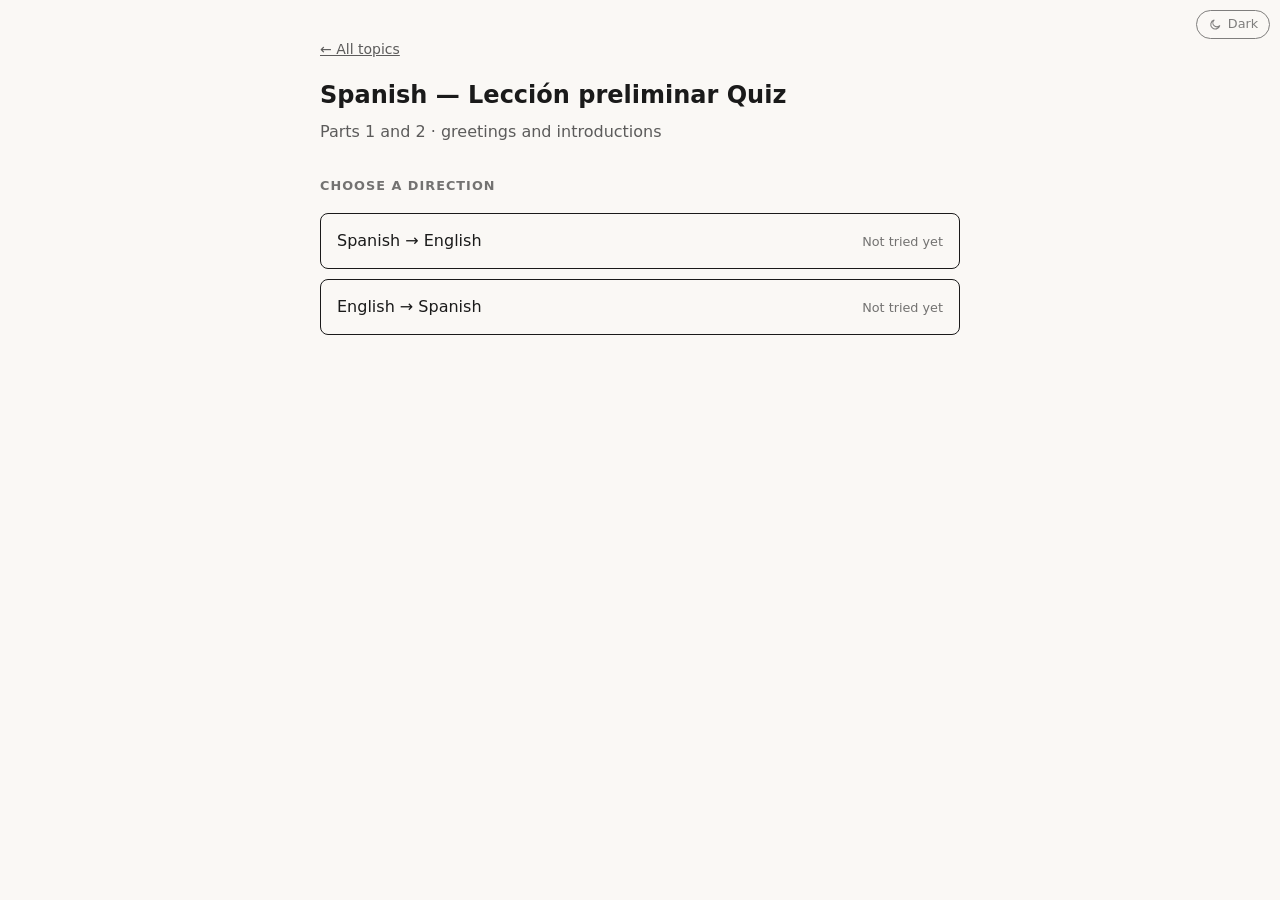
<file: spanish-10/index.html>
<!DOCTYPE html>
<html lang="en">
<head>
<meta charset="utf-8">
<meta name="viewport" content="width=device-width, initial-scale=1">
<title>Spanish — Lección preliminar Quiz</title>
<!-- Applies a saved theme before first paint. This cannot live in the
     manifest: build.py puts all module JS at the end of <body>, and setting
     the theme there means every load flashes the other palette first --
     which is worst for exactly the reader who chose light on a dark OS.
     The key must match THEME_STORAGE_KEY in shared/theme/theme.js. -->
<script>try{var t=localStorage.getItem('study-time.theme');
if(t==='light'||t==='dark')document.documentElement.setAttribute('data-theme',t);}catch(e){}</script>
<style>/* The one place any colour is decided. Every tool loads this first, then its
   own stylesheet, which uses the tokens below and never names a colour.

   Before this file existed no stylesheet set a background or a foreground at
   all: they declared `color-scheme: light dark` and let the browser paint,
   so the page was dark purely because the reader's OS was. That works until
   someone wants to choose, which is what theme.js is for.

   Three blocks, in this order, and the order is the whole trick:
     1. light on bare :root          -- the default palette
     2. dark under prefers-color-scheme, EXCEPT when light was chosen
     3. dark and light under [data-theme]  -- an explicit choice wins
   Without the :not() in 2, a reader on a dark OS who picks light gets the
   dark tokens back, because a media block and an attribute selector have the
   same specificity and the media block comes first. */

:root {
  color-scheme: light;
  --bg: #faf8f5;      /* off-white: white at full blast is its own glare */
  --fg: #1a1a1a;
  --ok: #1a7f37;
  --no: #b3261e;
  --warn: #996300;   /* #a26a00 measures 4.31:1 here, under AA */
}

/* The green and red above sit under 4.5:1 on a dark canvas, and those tokens
   colour the verdict a student reads right after a miss. The dark palette
   lifts them rather than reusing the light values. */
@media (prefers-color-scheme: dark) {
  :root:not([data-theme="light"]) {
    color-scheme: dark;
    --bg: #16181c;
    --fg: #e9eaec;
    --ok: #3fb950;
    --no: #f85149;
    --warn: #d29922;
  }
}

:root[data-theme="dark"] {
  color-scheme: dark;
  --bg: #16181c;
  --fg: #e9eaec;
  --ok: #3fb950;
  --no: #f85149;
  --warn: #d29922;
}

:root[data-theme="light"] {
  color-scheme: light;
  --bg: #faf8f5;
  --fg: #1a1a1a;
  --ok: #1a7f37;
  --no: #b3261e;
  --warn: #996300;
}

body { background: var(--bg); color: var(--fg); }

/* The toggle. theme.js builds this button and appends it to <body>, so no
   page needs markup for it. Fixed rather than in the flow because the five
   pages lay their headers out differently and there is no shared header. */
.theme-toggle {
  position: fixed; top: .6rem; right: .6rem; z-index: 10;
  display: flex; align-items: center; gap: .4rem;
  font: inherit; font-size: .8rem; line-height: 1;
  padding: .45rem .7rem; border-radius: 2rem;
  background: var(--bg); color: inherit;
  border: 1px solid currentColor; opacity: .55; cursor: pointer;
}
.theme-toggle:hover, .theme-toggle:focus-visible { opacity: 1; }
.theme-toggle svg { width: 1em; height: 1em; fill: none;
                    stroke: currentColor; stroke-width: 2;
                    stroke-linecap: round; stroke-linejoin: round; }

/* Narrow screens: the tools are read on a tablet, where a pill in the corner
   can sit on top of the crumb link. Shrink to the icon alone. */
@media (max-width: 30rem) {
  .theme-toggle span { position: absolute; width: 1px; height: 1px;
                       overflow: hidden; clip-path: inset(50%); }
  .theme-toggle { padding: .45rem; }
}

@media print { .theme-toggle { display: none; } }

/* Colours live in shared/theme/theme.css, which loads first and defines
   --bg, --fg, --ok, --no and --warn for both themes. Nothing in this
   file should name a colour: use a token, or a neutral like
   rgba(128,128,128,...) that reads on either palette. */
body {
  font: 16px/1.6 system-ui, -apple-system, sans-serif;
  max-width: 40rem; margin: 0 auto; padding: 1.5rem 1.25rem 4rem;
}
h1 { font-size: 1.5rem; margin-bottom: .25rem; }
h2 { font-size: .8rem; text-transform: uppercase; letter-spacing: .08em;
     opacity: .6; margin-top: 2rem; }
.crumb { font-size: .875rem; }
.crumb a { color: inherit; opacity: .7; }
.sub { opacity: .7; margin-top: 0; }
.modes { list-style: none; padding: 0; }
.modes button {
  display: flex; justify-content: space-between; align-items: baseline;
  gap: 1rem; width: 100%; padding: .9rem 1rem; margin-bottom: .6rem;
  font: inherit; text-align: left; background: none; color: inherit;
  border: 1px solid currentColor; border-radius: .5rem; cursor: pointer;
}
.modes button:hover { background: rgba(128,128,128,.12); }
.modes .best { font-size: .8rem; opacity: .6; white-space: nowrap; }
.primary, .secondary {
  font: inherit; padding: .7rem 1.4rem; margin: .25rem .5rem .25rem 0;
  border-radius: .5rem; border: 1px solid currentColor; background: none;
  color: inherit; cursor: pointer;
}
.secondary { opacity: .7; }
#progress { font-size: .8rem; text-transform: uppercase;
            letter-spacing: .08em; opacity: .6; }
.prompt { font-size: 1.9rem; line-height: 1.25; margin: .75rem 0 1.5rem; }
.options { list-style: none; padding: 0; margin: 0; }
.options button {
  display: block; width: 100%; padding: .85rem 1rem; margin-bottom: .6rem;
  font: inherit; font-size: 1.05rem; text-align: left; background: none;
  color: inherit; border: 1px solid currentColor; border-radius: .5rem;
  cursor: pointer;
}
.options button:hover:not(:disabled) { background: rgba(128,128,128,.12); }
.options button:disabled { cursor: default; }
.options button.wrong {
  border-color: var(--no); color: var(--no); opacity: 1;
  background: rgba(179,38,30,.08);
  background: color-mix(in srgb, var(--no) 10%, transparent);
}
.options button.right {
  border-color: var(--ok); color: var(--ok); font-weight: 600;
  background: rgba(26,127,55,.08);
  background: color-mix(in srgb, var(--ok) 10%, transparent);
}
.options button.faded:disabled { opacity: .4; }
#feedback { min-height: 3.5rem; margin: 1rem 0 .5rem; }
#feedback .verdict { font-weight: 600; }
#feedback .verdict.good { color: var(--ok); }
#feedback .verdict.bad { color: var(--no); }
#feedback .note {
  display: block; margin-top: .4rem; font-size: .95rem; opacity: .85;
}
.score { font-size: 2.5rem; margin: .5rem 0 0; }
.score small { font-size: 1rem; opacity: .6; display: block; }
.review { list-style: none; padding: 0; }
.review li {
  padding: .55rem .75rem; margin-bottom: .4rem; border-radius: .4rem;
  border-left: 4px solid transparent; background: rgba(128,128,128,.08);
}
.review li.second { border-left-color: var(--warn); }
.review li.missed { border-left-color: var(--no); }
.review .term { font-weight: 600; }
.review .gloss { opacity: .75; }
.review .tag { float: right; font-size: .75rem; text-transform: uppercase;
               letter-spacing: .06em; opacity: .6; }
.trouble { list-style: none; padding: 0; font-size: .9rem; }
.trouble li { padding: .15rem 0; opacity: .8; }
</style>
</head>
<body>
<main id="app"></main>
<script>// Light/dark choice, shared by every tool. The palette itself is theme.css;
// this file only decides which of the two is showing and remembers it.
//
// The decision logic is DOM-free and exported, so it runs under jsc like the
// rest of the repository. Everything that touches the document lives below
// startTheme(), which is only wired up when there IS a document -- that is
// what lets the test suite load this file at all.
(function () {
  var STORAGE_KEY = 'study-time.theme';
  var THEMES = { light: 1, dark: 1 };

  // A stored value is whatever survived in someone's browser: an old key, a
  // hand-edited string, junk from another app on the same origin. Anything
  // that is not one of the two themes means "no choice recorded".
  function parseTheme(raw) {
    return (typeof raw === 'string' && THEMES[raw] === 1) ? raw : null;
  }

  // No stored choice means follow the operating system, which is what the
  // tools did before there was a toggle at all.
  function resolveTheme(stored, systemPrefersDark) {
    var chosen = parseTheme(stored);
    if (chosen !== null) return chosen;
    return systemPrefersDark ? 'dark' : 'light';
  }

  function nextTheme(current) {
    return current === 'dark' ? 'light' : 'dark';
  }

  // What the button should say NEXT -- it names the destination, not the
  // current state, because "Dark" on a dark page reads as a status label and
  // people click it expecting nothing to happen.
  function toggleLabel(current) {
    return current === 'dark' ? 'Light' : 'Dark';
  }

  globalThis.parseTheme = parseTheme;
  globalThis.resolveTheme = resolveTheme;
  globalThis.nextTheme = nextTheme;
  globalThis.toggleLabel = toggleLabel;
  globalThis.THEME_STORAGE_KEY = STORAGE_KEY;

  if (typeof document === 'undefined') return;

  function read() {
    try { return localStorage.getItem(STORAGE_KEY); } catch (e) { return null; }
  }
  function write(theme) {
    // Private browsing throws on write. A theme that does not persist is a
    // small annoyance; a page that will not load is not.
    try { localStorage.setItem(STORAGE_KEY, theme); } catch (e) { /* ignore */ }
  }

  function systemDark() {
    return !!(window.matchMedia &&
              window.matchMedia('(prefers-color-scheme: dark)').matches);
  }

  var SUN = '<circle cx="12" cy="12" r="4.5"/><path d="M12 2v2M12 20v2' +
            'M2 12h2M20 12h2M4.9 4.9l1.4 1.4M17.7 17.7l1.4 1.4' +
            'M19.1 4.9l-1.4 1.4M6.3 17.7l-1.4 1.4"/>';
  var MOON = '<path d="M20 14.5A8.5 8.5 0 1 1 9.5 4a7 7 0 0 0 10.5 10.5z"/>';

  function icon(next) {
    return '<svg viewBox="0 0 24 24" aria-hidden="true">' +
           (next === 'dark' ? MOON : SUN) + '</svg>';
  }

  function apply(theme) {
    document.documentElement.setAttribute('data-theme', theme);
  }

  function startTheme() {
    // The <head> bootstrap has usually applied the stored theme already; this
    // repeats it so the attribute is right even on a page without one, and so
    // the current theme is known here without re-reading the DOM.
    var current = resolveTheme(read(), systemDark());
    apply(current);

    var button = document.createElement('button');
    button.className = 'theme-toggle';
    button.type = 'button';

    function render() {
      var next = nextTheme(current);
      button.innerHTML = icon(next) + '<span>' + toggleLabel(current) + '</span>';
      button.setAttribute('aria-label', 'Switch to ' + next + ' mode');
      button.title = 'Switch to ' + next + ' mode';
    }

    button.onclick = function () {
      current = nextTheme(current);
      apply(current);
      write(current);
      render();
    };

    render();
    document.body.appendChild(button);

    // Until a choice is made the page tracks the OS live, so a Mac flipping
    // to dark at sunset carries the tools with it. After a choice, it does
    // not -- the choice is the point.
    if (window.matchMedia) {
      var mq = window.matchMedia('(prefers-color-scheme: dark)');
      var onChange = function () {
        if (parseTheme(read()) !== null) return;
        current = systemDark() ? 'dark' : 'light';
        apply(current);
        render();
      };
      if (mq.addEventListener) mq.addEventListener('change', onChange);
      else if (mq.addListener) mq.addListener(onChange);
    }
  }

  globalThis.startTheme = startTheme;

  if (document.readyState === 'loading') {
    document.addEventListener('DOMContentLoaded', startTheme);
  } else {
    startTheme();
  }
})();

// The quiz engine. Subject-agnostic: it knows only side A and side B of a
// pair, and every label the student reads comes from the subject's config.
// No DOM. Every draw takes an injected rng so rounds are reproducible in tests.
(function () {
  var OPTION_COUNT = 4;
  var MODE_A_TO_B = 'a-to-b';
  var MODE_B_TO_A = 'b-to-a';

  // A small linear congruential generator. Deterministic per seed, which is
  // the whole point: a failing round can be replayed exactly.
  function makeRng(seed) {
    var state = (seed >>> 0) || 1;
    return function () {
      state = (state * 1664525 + 1013904223) >>> 0;
      return state / 4294967296;
    };
  }

  function shuffle(list, rng) {
    var out = list.slice();
    for (var i = out.length - 1; i > 0; i--) {
      var j = Math.floor(rng() * (i + 1));
      var tmp = out[i];
      out[i] = out[j];
      out[j] = tmp;
    }
    return out;
  }

  function sideKeys(mode) {
    return mode === MODE_B_TO_A
      ? { prompt: 'b', answer: 'a' }
      : { prompt: 'a', answer: 'b' };
  }

  // Distractors are drawn from the entire pool, deliberately including near
  // synonyms: telling those apart is what the quiz is actually testing.
  function buildQuestion(subject, mode, pairIndex, rng) {
    var keys = sideKeys(mode);
    var pairs = subject.pairs;
    var answer = pairs[pairIndex][keys.answer];
    var pool = [];
    for (var i = 0; i < pairs.length; i++) {
      if (i !== pairIndex) pool.push(pairs[i][keys.answer]);
    }
    var options = shuffle(pool, rng).slice(0, OPTION_COUNT - 1);
    options.push(answer);
    return {
      pairIndex: pairIndex,
      prompt: pairs[pairIndex][keys.prompt],
      answer: answer,
      options: shuffle(options, rng)
    };
  }

  // Clusters are declared with side A strings, so the lookup is by pair, not
  // by whatever text happens to be on screen in the current mode.
  function noteFor(subject, pairIndex) {
    var clusters = subject.confusables || [];
    var key = subject.pairs[pairIndex].a;
    for (var c = 0; c < clusters.length; c++) {
      var members = clusters[c].members || [];
      for (var m = 0; m < members.length; m++) {
        if (members[m] === key) return clusters[c].note;
      }
    }
    return '';
  }

  // A round of questions. Two rules live here and nowhere else:
  //   main  - two tries, then the answer is revealed and the round moves on
  //   retry - one try; a miss goes to the back of the queue and comes around
  //           again, so the round ends only when every word has been answered
  //           correctly once
  function createRound(subject, mode, options) {
    var opts = options || {};
    var rng = opts.rng || makeRng(Math.floor(Math.random() * 1e9) + 1);
    var isRetry = !!opts.retry;
    var triesAllowed = isRetry ? 1 : 2;

    var items = opts.items ? opts.items.slice() : null;
    if (!items) {
      items = [];
      for (var i = 0; i < subject.pairs.length; i++) items.push(i);
    }
    var queue = shuffle(items, rng);
    var total = queue.length;

    var current = null, tries = 0, done = false;
    var answered = 0, clean = 0;
    var second = [], missed = [];

    function loadNext() {
      if (!queue.length) { done = true; current = null; return; }
      current = buildQuestion(subject, mode, queue.shift(), rng);
      tries = 0;
    }

    function result(status, chosen, shown, note) {
      return {
        status: status,
        correct: status === 'correct' || status === 'correct-second',
        chosen: chosen,
        answer: shown,
        note: note,
        pairIndex: current ? current.pairIndex : -1,
        complete: false
      };
    }

    function answer(choice) {
      if (done || current === null) {
        return { status: 'done', correct: false, chosen: choice, answer: '',
                 note: '', pairIndex: -1, complete: true };
      }
      var pairIndex = current.pairIndex;

      if (choice === current.answer) {
        var status = tries === 0 ? 'correct' : 'correct-second';
        if (!isRetry) {
          answered += 1;
          if (tries === 0) { clean += 1; } else { second.push(pairIndex); }
        }
        var ok = result(status, choice, '', '');
        loadNext();
        ok.complete = done;
        return ok;
      }

      tries += 1;
      if (tries < triesAllowed) return result('retry', choice, '', '');

      var shown = current.answer;
      var note = noteFor(subject, pairIndex);
      var out = result('revealed', choice, shown, note);
      if (isRetry) {
        queue.push(pairIndex);   // comes around again on a later pass
      } else {
        answered += 1;
        missed.push(pairIndex);
      }
      loadNext();
      out.complete = done;
      return out;
    }

    function summary() {
      return {
        total: total,
        clean: clean,
        second: second.slice(),
        missed: missed.slice(),
        unclean: second.concat(missed)
      };
    }

    function progressText() {
      if (isRetry) {
        var left = queue.length + (current ? 1 : 0);
        return left === 1 ? '1 word left' : left + ' words left';
      }
      return 'Question ' + Math.min(answered + 1, total) + ' of ' + total;
    }

    loadNext();

    return {
      current: function () { return current; },
      answer: answer,
      summary: summary,
      progressText: progressText,
      isDone: function () { return done; },
      isRetry: function () { return isRetry; },
      mode: function () { return mode; }
    };
  }

  globalThis.OPTION_COUNT = OPTION_COUNT;
  globalThis.MODE_A_TO_B = MODE_A_TO_B;
  globalThis.MODE_B_TO_A = MODE_B_TO_A;
  globalThis.makeRng = makeRng;
  globalThis.shuffle = shuffle;
  globalThis.sideKeys = sideKeys;
  globalThis.buildQuestion = buildQuestion;
  globalThis.noteFor = noteFor;
  globalThis.createRound = createRound;
})();

// Best score per mode and a per-word miss tally, kept in localStorage by the
// caller. Pure: takes and returns plain objects, never touches the browser.
(function () {
  var VERSION = 1;

  function storageKey(subject) {
    return 'study-time.' + subject.id + '.progress';
  }

  function emptyProgress() {
    return { version: VERSION, best: {}, misses: {} };
  }

  function isPlainObject(v) {
    return v !== null && typeof v === 'object' && !(v instanceof Array);
  }

  // Anything unexpected yields a fresh record. A study tool losing history is
  // a nuisance; a study tool refusing to start is a broken evening.
  function parseProgress(json) {
    if (!json) return emptyProgress();
    var data;
    try { data = JSON.parse(json); } catch (e) { return emptyProgress(); }
    if (!isPlainObject(data)) return emptyProgress();
    if (data.version !== VERSION) return emptyProgress();
    return {
      version: VERSION,
      best: isPlainObject(data.best) ? data.best : {},
      misses: isPlainObject(data.misses) ? data.misses : {}
    };
  }

  function copy(obj) {
    var out = {};
    for (var k in obj) { if (obj.hasOwnProperty(k)) out[k] = obj[k]; }
    return out;
  }

  // Words are tallied by their side A string. An index would shift the first
  // time the word list is edited, and a tally pointing at the wrong word is
  // worse than no tally at all.
  function recordRound(progress, subject, mode, summary) {
    var best = copy(progress.best);
    var misses = copy(progress.misses);
    if (!best.hasOwnProperty(mode) || summary.clean > best[mode]) {
      best[mode] = summary.clean;
    }
    for (var i = 0; i < summary.unclean.length; i++) {
      var text = subject.pairs[summary.unclean[i]].a;
      misses[text] = (misses[text] || 0) + 1;
    }
    return { version: VERSION, best: best, misses: misses };
  }

  function bestScore(progress, mode) { return progress.best[mode] || 0; }

  function troubleSpots(progress) {
    var out = [];
    for (var text in progress.misses) {
      if (progress.misses.hasOwnProperty(text) && progress.misses[text] > 0) {
        out.push({ text: text, misses: progress.misses[text] });
      }
    }
    out.sort(function (a, b) {
      return b.misses - a.misses || (a.text < b.text ? -1 : 1);
    });
    return out;
  }

  function serializeProgress(progress) { return JSON.stringify(progress); }

  globalThis.storageKey = storageKey;
  globalThis.emptyProgress = emptyProgress;
  globalThis.parseProgress = parseProgress;
  globalThis.recordRound = recordRound;
  globalThis.bestScore = bestScore;
  globalThis.troubleSpots = troubleSpots;
  globalThis.serializeProgress = serializeProgress;
})();

globalThis.SUBJECT = {
  "id": "spanish-10",
  "title": "Spanish — Lección preliminar Quiz",
  "subtitle": "Parts 1 and 2 · greetings and introductions",
  "notes": [
    "Lección preliminar, parts 1 and 2. Transcribed verbatim from the teacher's answer key. The key is the authority.",
    "Trailing periods are inconsistent in the key — \"Hasta luego\" has none, \"Adiós.\" does. Do not normalize them.",
    "The English parentheticals are the only thing separating six otherwise identical items: familiar from formal, and \"your name\" from \"his/her name\". Removing them makes those questions unanswerable.",
    "One correction to the guide: it prints \"Encantado(a\" with a truncated parenthesis.",
    "confusables are shown after a second miss. These are the pairs where a wrong answer is usually a real confusion rather than a blank, so \"wrong\" is not useful on its own: the note names the distinction instead.",
    "notes is documentation for whoever edits this file. The engine ignores it."
  ],
  "sideA": {
    "name": "Spanish",
    "lang": "es"
  },
  "sideB": {
    "name": "English",
    "lang": "en"
  },
  "pairs": [
    {
      "a": "Hola.",
      "b": "Hello"
    },
    {
      "a": "Buenos días.",
      "b": "Good morning"
    },
    {
      "a": "Buenas tardes.",
      "b": "Good afternoon"
    },
    {
      "a": "Buenas noches.",
      "b": "Good night"
    },
    {
      "a": "Adiós.",
      "b": "Goodbye"
    },
    {
      "a": "Hasta luego",
      "b": "See you later"
    },
    {
      "a": "Hasta mañana.",
      "b": "See you tomorrow"
    },
    {
      "a": "¿Cómo estás?",
      "b": "How are you? (familiar)"
    },
    {
      "a": "¿Cómo está usted?",
      "b": "How are you? (formal)"
    },
    {
      "a": "¿Qué tal?",
      "b": "How's it going?"
    },
    {
      "a": "¿Qué pasa?",
      "b": "What's happening?"
    },
    {
      "a": "¿Y tú?",
      "b": "and you (familiar)"
    },
    {
      "a": "¿Y usted?",
      "b": "And you? (form.)"
    },
    {
      "a": "Bien.",
      "b": "well"
    },
    {
      "a": "Muy bien",
      "b": "very well"
    },
    {
      "a": "Regular.",
      "b": "okay"
    },
    {
      "a": "Más o menos.",
      "b": "so-so"
    },
    {
      "a": "malo/a",
      "b": "bad"
    },
    {
      "a": "¿Cómo te llamas?",
      "b": "What is your name?"
    },
    {
      "a": "¿Cómo se llama?",
      "b": "What is his/her name?"
    },
    {
      "a": "Me llamo",
      "b": "My name is"
    },
    {
      "a": "Se llama...",
      "b": "his/her name is"
    },
    {
      "a": "¿Quién es?",
      "b": "Who is he/she/it?"
    },
    {
      "a": "Es...",
      "b": "he/she is"
    },
    {
      "a": "Te/Le presento a...",
      "b": "Let me introduce you (familiar/formal) to..."
    },
    {
      "a": "Mucho gusto",
      "b": "Nice to meet you"
    },
    {
      "a": "Encantado(a)",
      "b": "delighted"
    },
    {
      "a": "Igualmente.",
      "b": "Likewise"
    },
    {
      "a": "El gusto es mío.",
      "b": "The pleasure is mine"
    }
  ],
  "confusables": [
    {
      "members": [
        "Bien.",
        "Muy bien"
      ],
      "note": "Bien. is \"well.\" Muy bien adds muy, \"very\" — \"very well.\""
    },
    {
      "members": [
        "Regular.",
        "Más o menos."
      ],
      "note": "Both are middling answers. On this quiz Regular. is \"okay\" and Más o menos. is \"so-so.\""
    },
    {
      "members": [
        "¿Qué tal?",
        "¿Qué pasa?"
      ],
      "note": "¿Qué tal? asks how things are going. ¿Qué pasa? asks what is happening."
    },
    {
      "members": [
        "Mucho gusto",
        "Igualmente.",
        "El gusto es mío.",
        "Encantado(a)"
      ],
      "note": "All four belong to an introduction. Mucho gusto is \"nice to meet you,\" Igualmente. is \"likewise,\" El gusto es mío. is \"the pleasure is mine,\" and Encantado(a) is \"delighted.\""
    },
    {
      "members": [
        "¿Cómo estás?",
        "¿Cómo está usted?"
      ],
      "note": "Both ask how someone is. ¿Cómo estás? is familiar — for a friend. ¿Cómo está usted? is formal, and usted is the giveaway."
    },
    {
      "members": [
        "¿Y tú?",
        "¿Y usted?"
      ],
      "note": "Both mean \"and you?\" Tú is familiar; usted is formal."
    },
    {
      "members": [
        "¿Cómo te llamas?",
        "¿Cómo se llama?"
      ],
      "note": "Te asks the person in front of you: \"what is your name?\" Se asks about someone else: \"what is his/her name?\""
    },
    {
      "members": [
        "Me llamo",
        "Se llama..."
      ],
      "note": "Me llamo is \"my name is.\" Se llama... is \"his/her name is.\" Me is about me, se is about someone else."
    }
  ]
};

// All DOM. Every other module in the framework is DOM-free and unit tested.
// Nothing here knows what the subject is: labels come from SUBJECT.sideA and
// SUBJECT.sideB, so the same file serves a language quiz and a science one.
(function () {
  var CORRECT_PAUSE_MS = 650;
  // The second press of a real double-click hit-tests against the DOM that has
  // already been swapped in, so disabling the clicked node cannot stop it —
  // by then that node is gone and the point may sit over a fresh option.
  // Guard the destination instead: ignore option clicks that arrive sooner
  // than a person could have read a prompt they have not seen before.
  var SETTLE_MS = 250;

  var app = document.getElementById('app');
  var round = null;
  var progress = loadProgress();
  var pending = null;   // timer id for the pause after a correct answer
  var renderedAt = 0;   // when the current question was painted

  function loadProgress() {
    try {
      return parseProgress(window.localStorage.getItem(storageKey(SUBJECT)));
    } catch (e) {
      return emptyProgress();
    }
  }

  function saveProgress() {
    try {
      window.localStorage.setItem(storageKey(SUBJECT),
                                  serializeProgress(progress));
    } catch (e) { /* private browsing, a full disk: not worth interrupting */ }
  }

  function escapeHtml(s) {
    return String(s).replace(/&/g, '&amp;').replace(/</g, '&lt;')
                    .replace(/>/g, '&gt;').replace(/"/g, '&quot;');
  }

  function modeLabel(mode) {
    var keys = sideKeys(mode);
    var from = keys.prompt === 'a' ? SUBJECT.sideA : SUBJECT.sideB;
    var to = keys.answer === 'a' ? SUBJECT.sideA : SUBJECT.sideB;
    return from.name + ' → ' + to.name;
  }

  function langOf(side) {
    return (side === 'a' ? SUBJECT.sideA : SUBJECT.sideB).lang || 'en';
  }

  function clearPending() {
    if (pending !== null) { window.clearTimeout(pending); pending = null; }
  }

  // ---------- menu ----------

  function renderMenu() {
    clearPending();
    round = null;
    var modes = [MODE_A_TO_B, MODE_B_TO_A];
    var html = '<p class="crumb"><a href="../index.html">← All topics</a></p>' +
      '<h1>' + escapeHtml(SUBJECT.title) + '</h1>' +
      '<p class="sub">' + escapeHtml(SUBJECT.subtitle || '') + '</p>' +
      '<h2>Choose a direction</h2><ul class="modes">';
    for (var i = 0; i < modes.length; i++) {
      // Coerce once: stored progress is user-editable, and a non-numeric best
      // would otherwise be written into the markup unescaped.
      var best = Number(bestScore(progress, modes[i])) || 0;
      html += '<li><button type="button" data-mode="' + modes[i] + '">' +
        '<span>' + escapeHtml(modeLabel(modes[i])) + '</span>' +
        '<span class="best">' +
        (best ? 'Best ' + best + ' of ' + SUBJECT.pairs.length : 'Not tried yet') +
        '</span></button></li>';
    }
    html += '</ul>';

    var spots = troubleSpots(progress).slice(0, 5);
    if (spots.length) {
      html += '<h2>Worth reviewing</h2><ul class="trouble">';
      for (var s = 0; s < spots.length; s++) {
        var misses = Number(spots[s].misses) || 0;
        html += '<li>' + escapeHtml(spots[s].text) + ' · missed ' + misses +
                (misses === 1 ? ' time' : ' times') + '</li>';
      }
      html += '</ul>';
    }
    app.innerHTML = html;

    var buttons = app.querySelectorAll('.modes button');
    for (var b = 0; b < buttons.length; b++) {
      buttons[b].addEventListener('click', function (ev) {
        startRound(ev.currentTarget.getAttribute('data-mode'), null);
      });
    }
  }

  // ---------- quiz ----------

  function startRound(mode, items) {
    clearPending();
    round = createRound(SUBJECT, mode, {
      items: items,
      retry: !!items
    });
    renderQuestion();
  }

  function renderQuestion() {
    var q = round.current();
    if (!q) { renderDone(); return; }
    var keys = sideKeys(round.mode());
    var html = '<p class="crumb"><a href="#" id="to-menu">← Menu</a></p>' +
      '<p id="progress">' + escapeHtml(round.progressText()) + '</p>' +
      '<p class="prompt" lang="' + escapeHtml(langOf(keys.prompt)) + '">' +
      escapeHtml(q.prompt) + '</p><ul class="options">';
    for (var i = 0; i < q.options.length; i++) {
      html += '<li><button type="button" class="option" data-index="' + i +
        '" lang="' + escapeHtml(langOf(keys.answer)) + '">' +
        escapeHtml(q.options[i]) + '</button></li>';
    }
    html += '</ul><p id="feedback" aria-live="polite"></p>';
    app.innerHTML = html;

    document.getElementById('to-menu').addEventListener('click', function (ev) {
      ev.preventDefault();
      renderMenu();
    });
    var buttons = app.querySelectorAll('.option');
    for (var b = 0; b < buttons.length; b++) {
      buttons[b].addEventListener('click', onChoose);
    }
    if (buttons.length) buttons[0].focus();
    renderedAt = Date.now();
  }

  function optionButtons() { return app.querySelectorAll('.option'); }

  function disableAll(fade) {
    var buttons = optionButtons();
    for (var i = 0; i < buttons.length; i++) {
      buttons[i].disabled = true;
      if (fade && !buttons[i].className.match(/wrong|right/)) {
        buttons[i].className += ' faded';
      }
    }
  }

  function setFeedback(html) {
    document.getElementById('feedback').innerHTML = html;
  }

  function onChoose(ev) {
    var button = ev.currentTarget;
    if (button.disabled) return;
    // Too soon to be a considered answer: this is the tail of a double-click
    // that started on the previous screen. Swallow it rather than record it.
    if (Date.now() - renderedAt < SETTLE_MS) return;
    var q = round.current();                 // snapshot BEFORE answering
    var chosen = q.options[Number(button.getAttribute('data-index'))];
    var result = round.answer(chosen);

    if (result.status === 'retry') {
      // The question stays up. Only the wrong choice is taken away.
      button.className = 'option wrong';
      button.disabled = true;
      setFeedback('<span class="verdict bad">Not that one.</span> ' +
                  'Try again — one more go.');
      var remaining = optionButtons();
      for (var i = 0; i < remaining.length; i++) {
        if (!remaining[i].disabled) { remaining[i].focus(); break; }
      }
      return;
    }

    if (result.correct) {
      button.className = 'option right';
      disableAll(true);
      setFeedback('<span class="verdict good">' +
                  (result.status === 'correct' ? 'Correct.' : 'Right — second try.') +
                  '</span>');
      pending = window.setTimeout(function () {
        pending = null;
        renderQuestion();
      }, CORRECT_PAUSE_MS);
      return;
    }

    // Revealed: out of tries in a main round, or a miss in a retry round.
    button.className = 'option wrong';
    var rightIdx = q.options.indexOf(result.answer);
    var right = rightIdx === -1 ? null : optionButtons()[rightIdx];
    if (right) right.className = 'option right';
    disableAll(true);
    var answerSide = sideKeys(round.mode()).answer;
    setFeedback('<span class="verdict bad">The answer is ' +
                '<span lang="' + escapeHtml(langOf(answerSide)) + '">' +
                escapeHtml(result.answer) + '</span>.</span>' +
                (result.note ? '<span class="note">' + escapeHtml(result.note) +
                 '</span>' : '') +
                '<button type="button" class="primary" id="next">Next</button>');
    // Disable before re-rendering: a fast second click would otherwise land on
    // whatever now occupies that point — often an option of the next question.
    document.getElementById('next').addEventListener('click', function () {
      if (this.disabled) return;
      this.disabled = true;
      renderQuestion();
    });
    document.getElementById('next').focus();
  }

  // ---------- done ----------

  function pairRow(index, tier) {
    var pair = SUBJECT.pairs[index];
    var tag = tier === 'second' ? 'second try' : 'missed';
    return '<li class="' + tier + '"><span class="tag">' + tag + '</span>' +
      '<span class="term" lang="' + escapeHtml(langOf('a')) + '">' +
      escapeHtml(pair.a) + '</span> — ' +
      '<span class="gloss" lang="' + escapeHtml(langOf('b')) + '">' +
      escapeHtml(pair.b) + '</span></li>';
  }

  function reviewList(summary) {
    if (!summary.unclean.length) return '';
    var html = '<h2>Review these</h2><ul class="review">';
    for (var s = 0; s < summary.second.length; s++) {
      html += pairRow(summary.second[s], 'second');
    }
    for (var m = 0; m < summary.missed.length; m++) {
      html += pairRow(summary.missed[m], 'missed');
    }
    return html + '</ul>';
  }

  function renderDone() {
    clearPending();
    var summary = round.summary();
    var wasRetry = round.isRetry();
    var mode = round.mode();

    // Only main rounds are scored. A retry round covers a different, smaller
    // list, so its "score" is not comparable and would corrupt the best.
    if (!wasRetry) {
      progress = recordRound(progress, SUBJECT, mode, summary);
      saveProgress();
    }

    var html = '<p class="crumb"><a href="#" id="to-menu">← Menu</a></p>';
    if (wasRetry) {
      html += '<h1>All caught up</h1>' +
        '<p>Every word on the list answered correctly — ' +
        summary.total + (summary.total === 1 ? ' word' : ' words') + '.</p>';
    } else {
      html += '<h1>Round complete</h1>' +
        '<p class="score">' + summary.clean +
        '<small>of ' + summary.total + ' right on the first try</small></p>';
      if (summary.second.length) {
        html += '<p>' + summary.second.length +
          (summary.second.length === 1 ? ' word took' : ' words took') +
          ' a second try.</p>';
      }
      html += reviewList(summary);
    }

    html += '<p>';
    if (!wasRetry && summary.unclean.length) {
      html += '<button type="button" class="primary" id="retry">' +
        'Retry the ' + summary.unclean.length + ' you missed</button>';
    }
    html += '<button type="button" class="secondary" id="again">' +
      (wasRetry ? 'Back to menu' : 'Run the whole list again') + '</button></p>';
    app.innerHTML = html;

    document.getElementById('to-menu').addEventListener('click', function (ev) {
      ev.preventDefault();
      renderMenu();
    });
    var retry = document.getElementById('retry');
    if (retry) {
      var items = summary.unclean.slice();
      retry.addEventListener('click', function () { startRound(mode, items); });
      retry.focus();
    }
    var again = document.getElementById('again');
    again.addEventListener('click', function () {
      if (wasRetry) { renderMenu(); } else { startRound(mode, null); }
    });
    // The retry screen has no #retry to take focus, so this is the only
    // button on it: without this a keyboard user lands at the top of the page.
    if (!retry) again.focus();
  }

  document.title = SUBJECT.title;
  renderMenu();
})();
</script>
</body>
</html>
</file>
